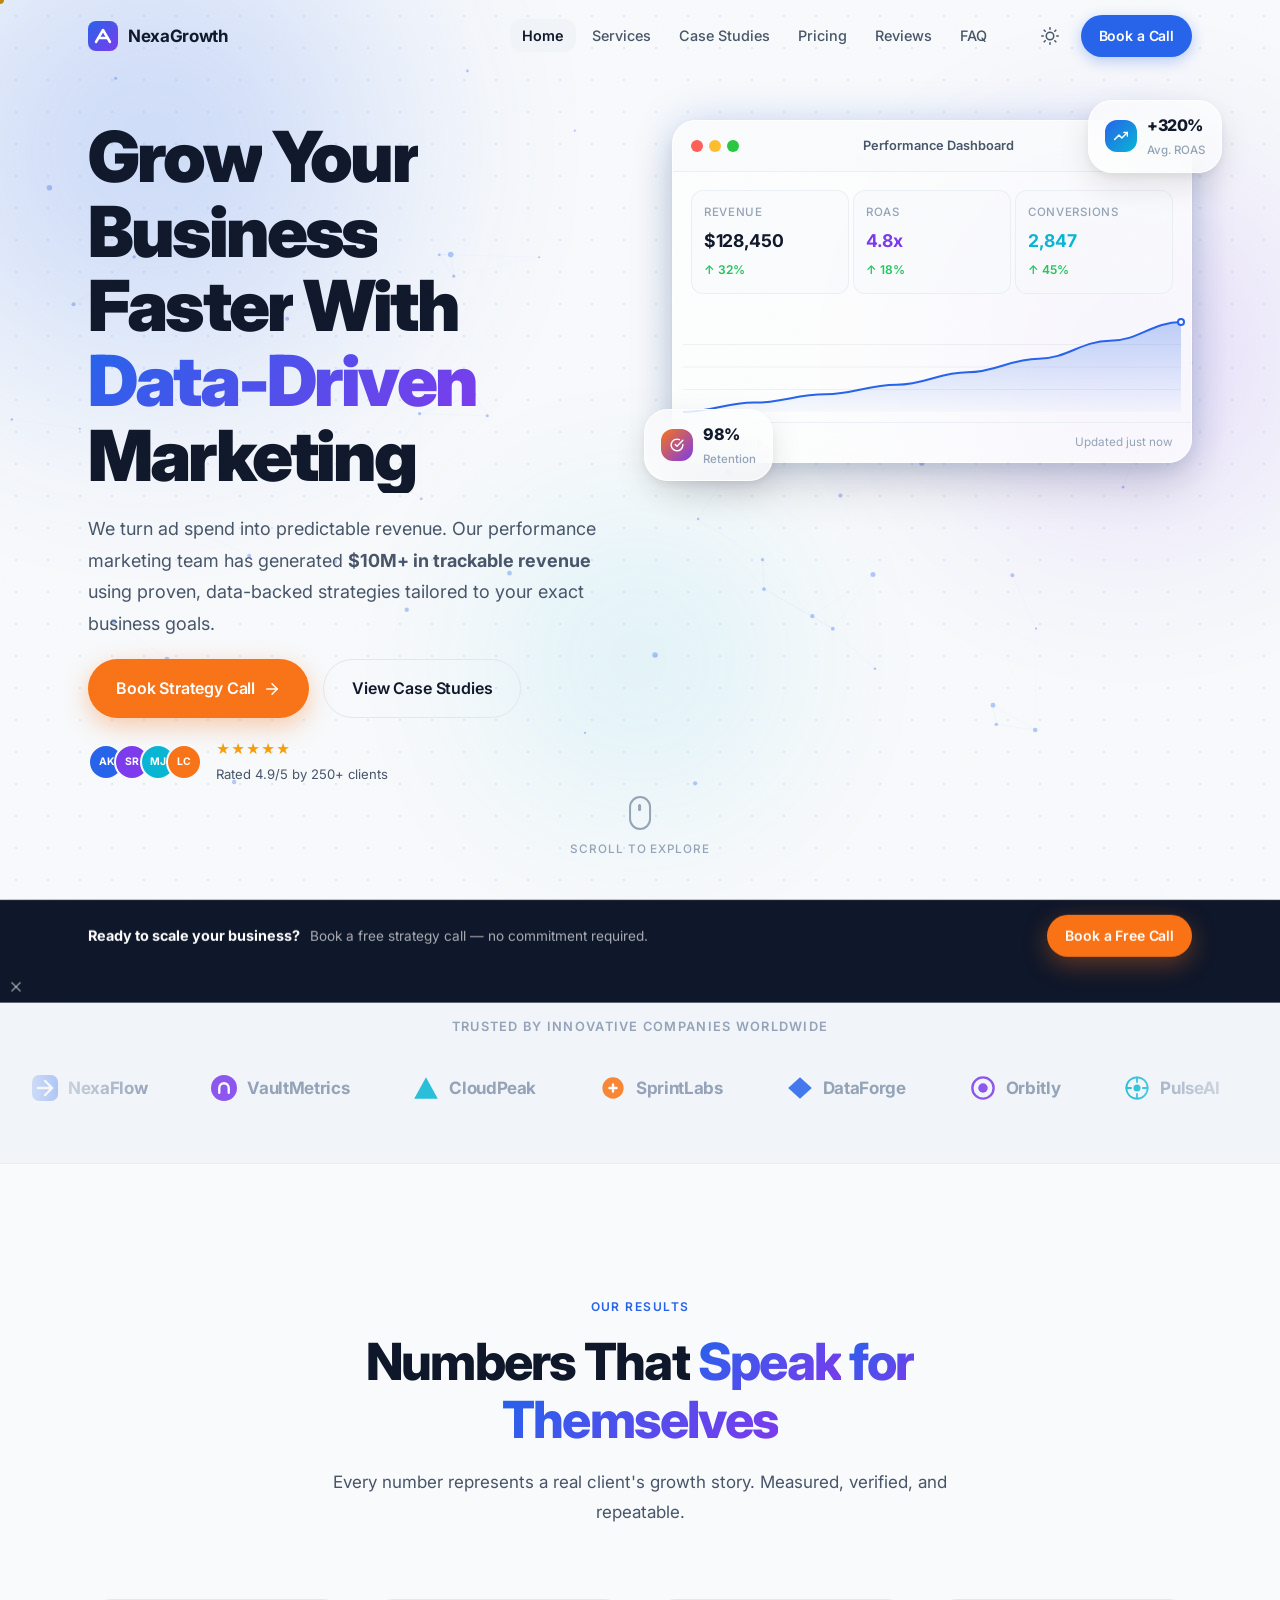
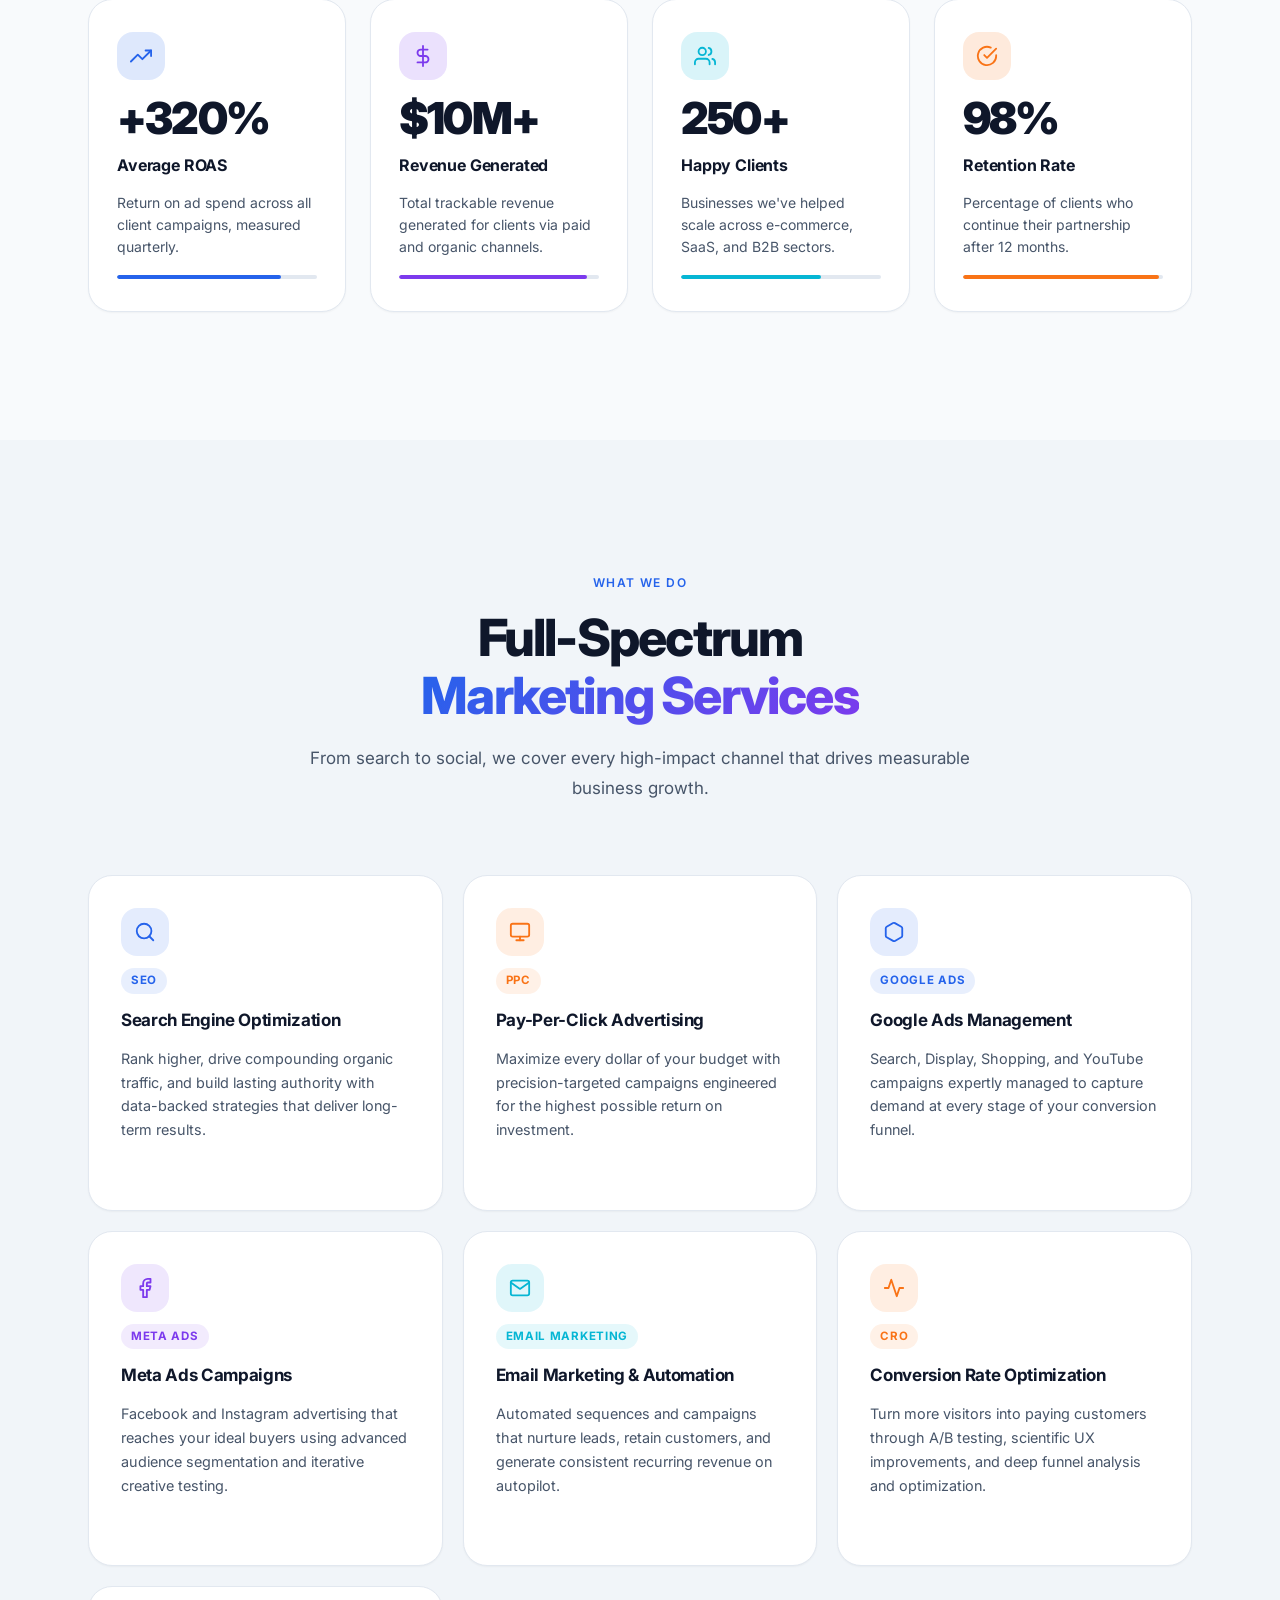
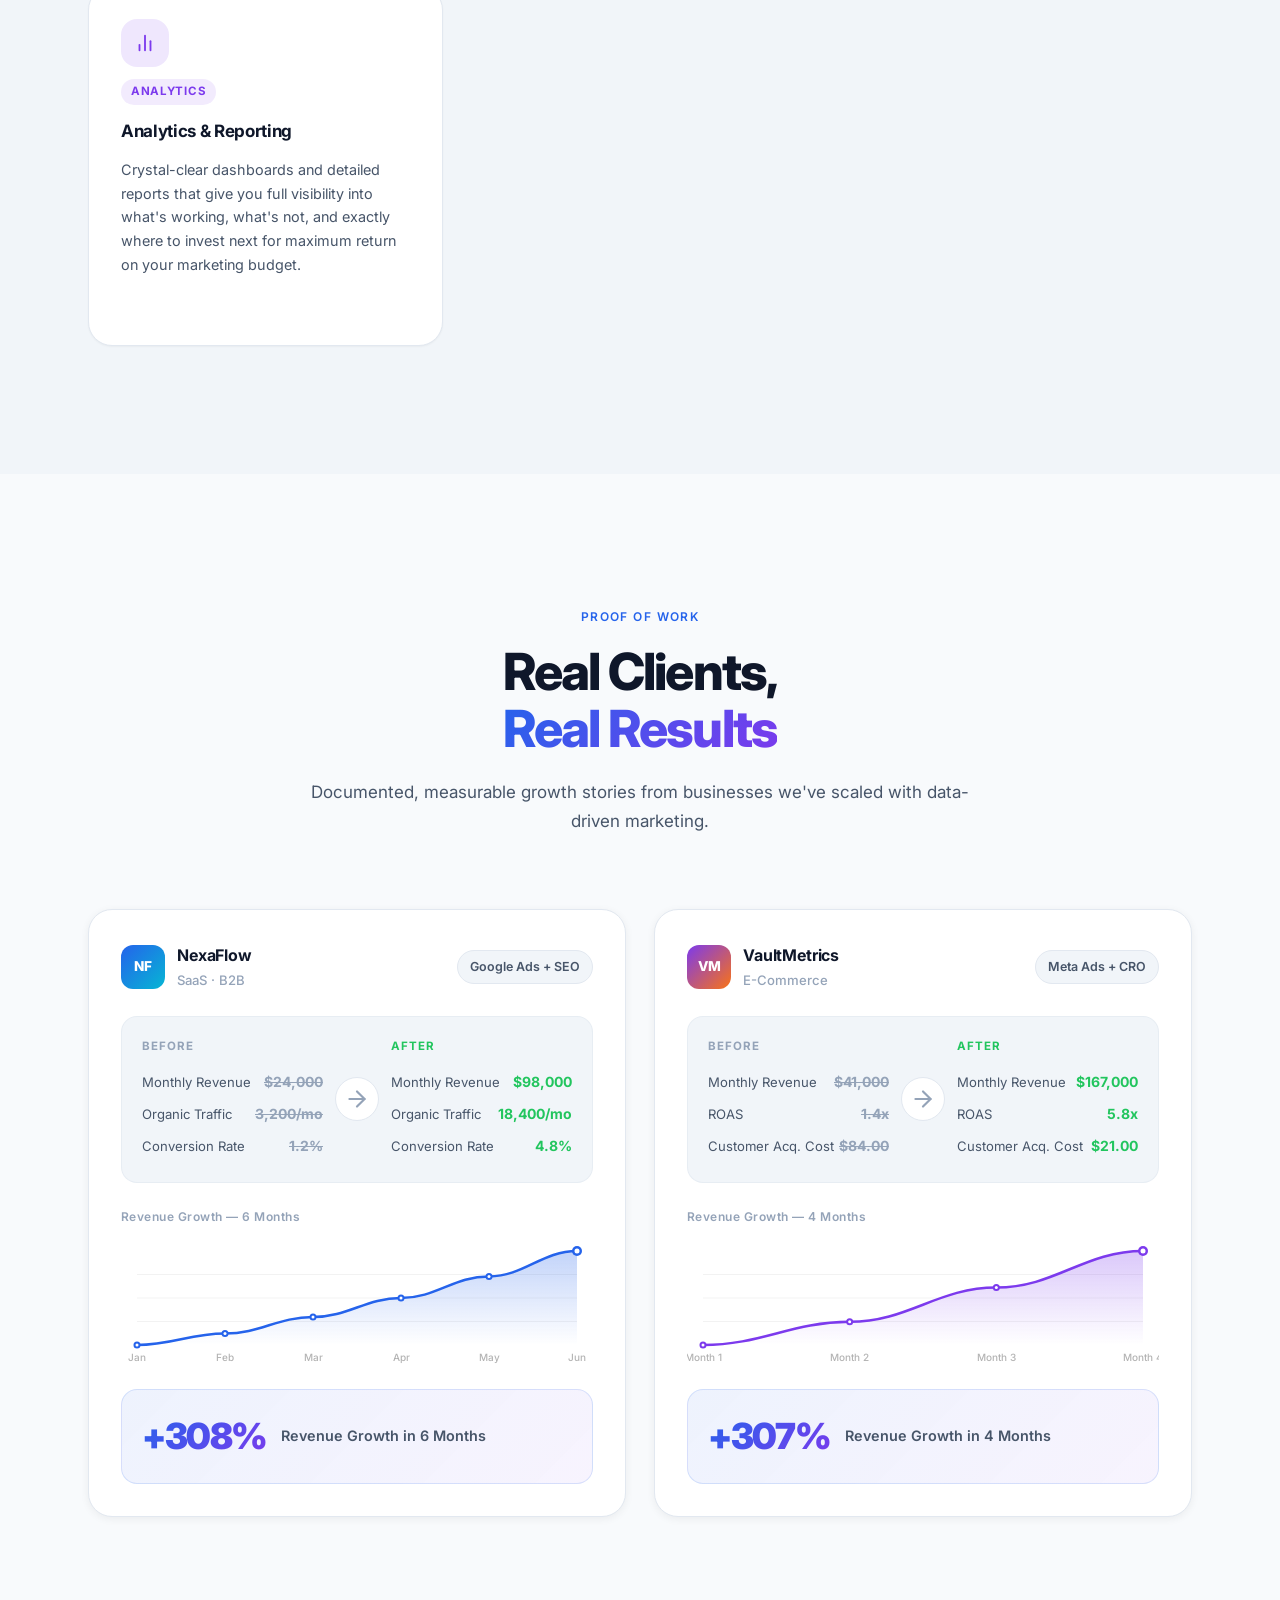
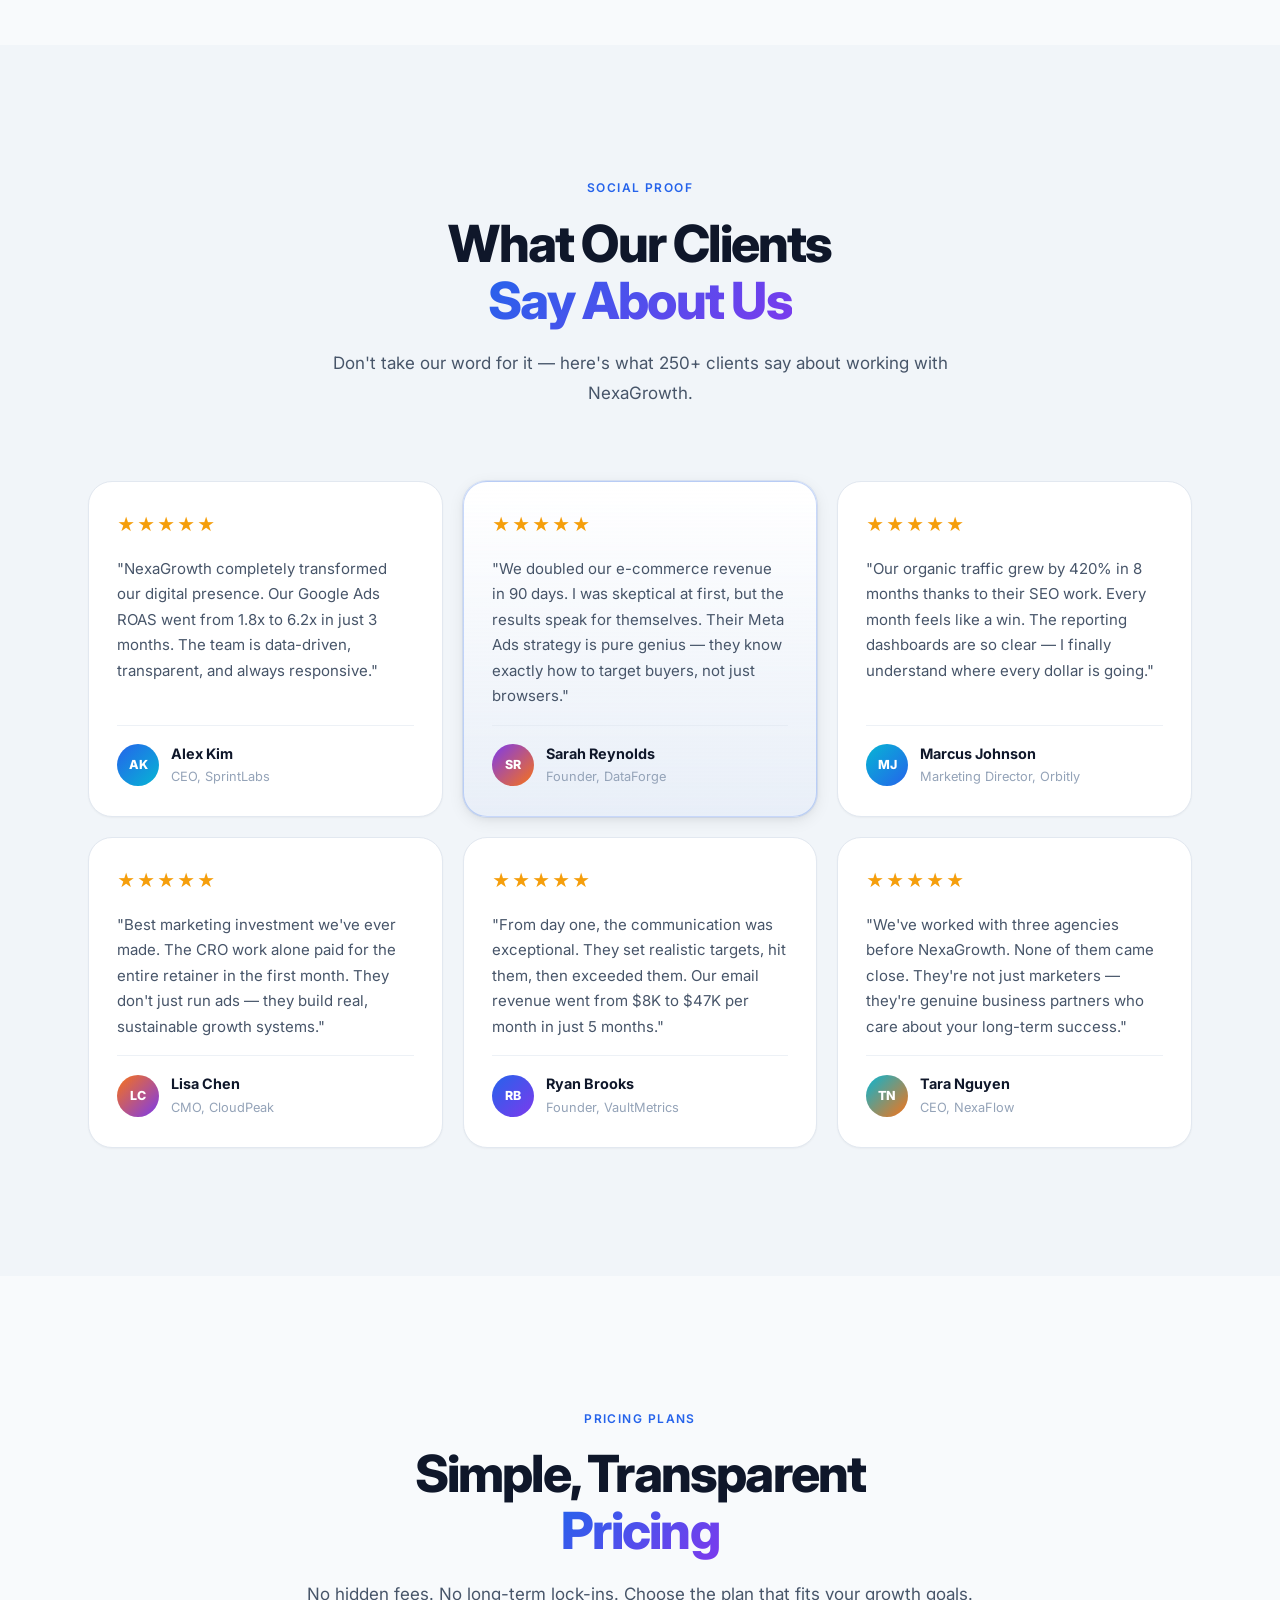
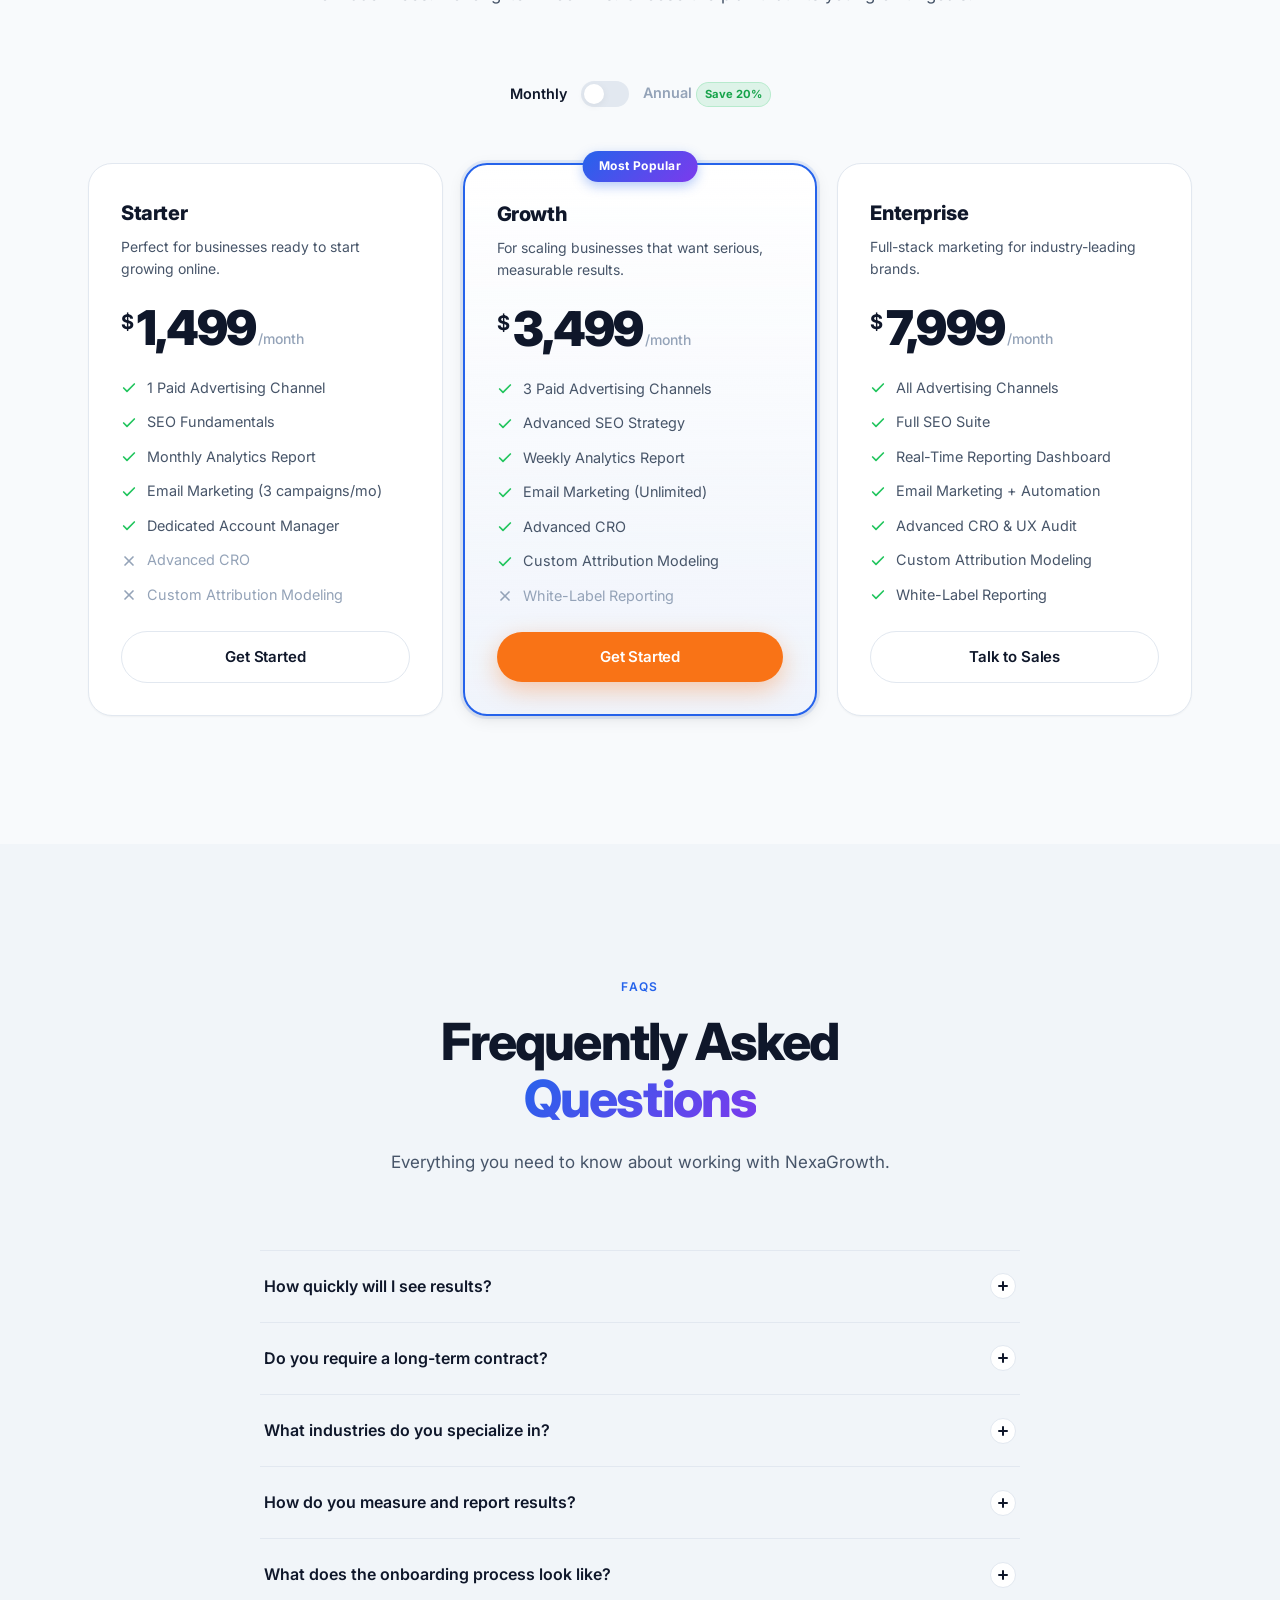
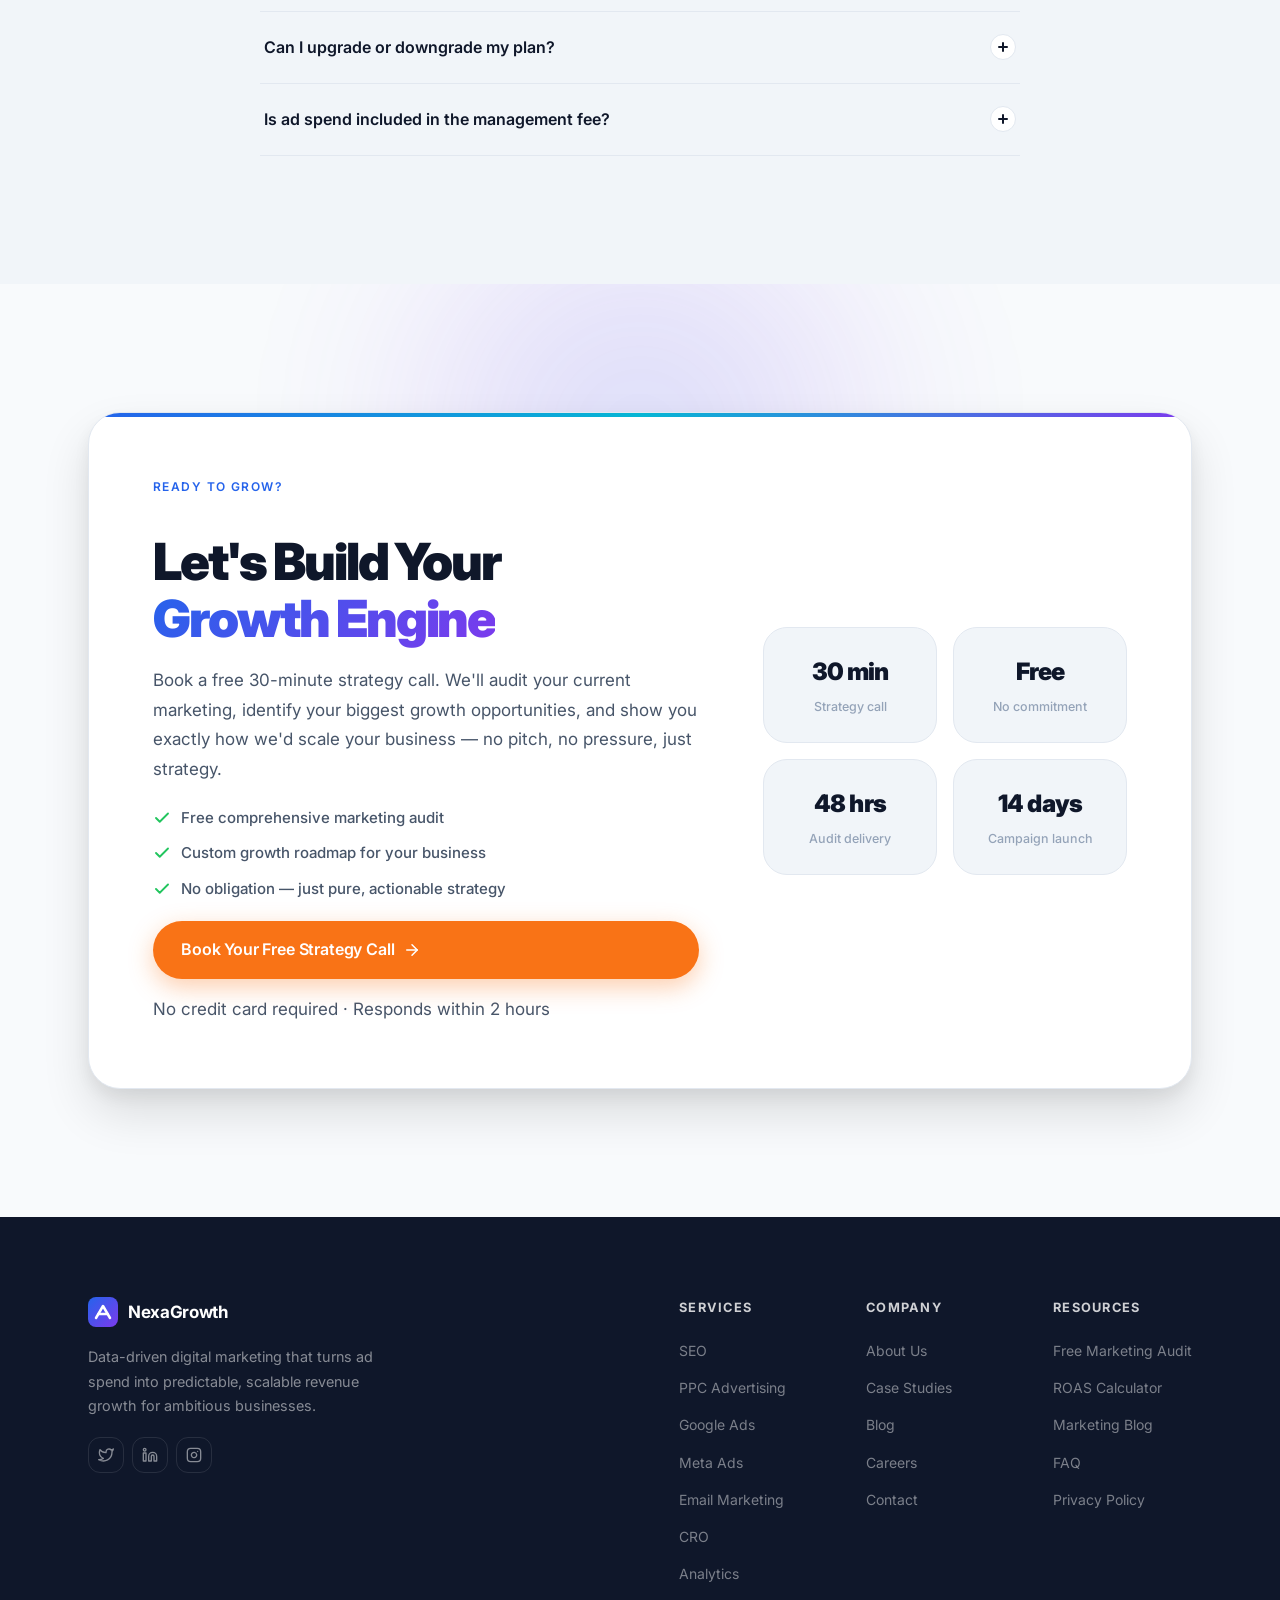
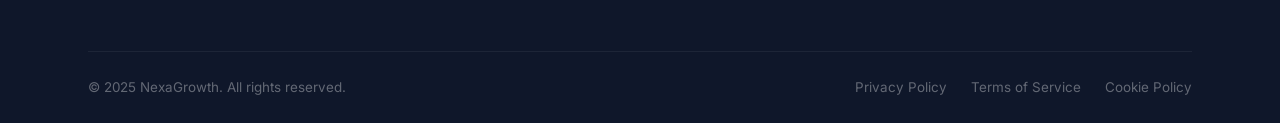
<file: index.html>
<!DOCTYPE html>
<html lang="en" data-theme="light">
<head>
    <meta charset="UTF-8">
    <meta name="viewport" content="width=device-width, initial-scale=1.0">
    <meta name="description" content="NexaGrowth is a data-driven digital marketing agency generating measurable revenue growth through SEO, PPC, Google Ads, Meta Ads, and conversion rate optimization.">
    <meta name="keywords" content="digital marketing agency, SEO services, PPC advertising, Google Ads management, Meta Ads, conversion rate optimization, email marketing, ROAS, revenue growth">
    <meta name="author" content="NexaGrowth">
    <meta name="robots" content="index, follow">
    <meta property="og:title" content="NexaGrowth — Data-Driven Digital Marketing Agency">
    <meta property="og:description" content="We turn ad spend into revenue. $10M+ generated for 250+ clients. Book a free strategy call today.">
    <meta property="og:type" content="website">
    <meta property="og:url" content="https://nexagrowth.com">
    <meta name="twitter:card" content="summary_large_image">
    <meta name="twitter:title" content="NexaGrowth — Data-Driven Digital Marketing Agency">
    <meta name="twitter:description" content="We turn ad spend into revenue. $10M+ generated for 250+ clients.">
    <link rel="canonical" href="https://nexagrowth.com">
    <title>NexaGrowth — Grow Your Business Faster With Data-Driven Marketing</title>

    <link rel="icon" href="favicon.svg" type="image/svg+xml">
    <link rel="icon" href="favicon.svg" sizes="any">
    <link rel="apple-touch-icon" href="favicon.svg">
    <meta name="theme-color" content="#2563EB">

    <link rel="preconnect" href="https://fonts.googleapis.com">
    <link rel="preconnect" href="https://fonts.gstatic.com" crossorigin>
    <link href="https://fonts.googleapis.com/css2?family=Inter:wght@300;400;500;600;700;800;900&display=swap" rel="stylesheet">

    <link rel="stylesheet" href="styles.css">

    <script type="application/ld+json">
    {
        "@context": "https://schema.org",
        "@type": "ProfessionalService",
        "name": "NexaGrowth",
        "description": "Data-driven digital marketing agency specializing in SEO, PPC, Google Ads, Meta Ads, email marketing, and CRO.",
        "url": "https://nexagrowth.com",
        "priceRange": "$$$",
        "aggregateRating": {
            "@type": "AggregateRating",
            "ratingValue": "4.9",
            "reviewCount": "250"
        },
        "hasOfferCatalog": {
            "@type": "OfferCatalog",
            "name": "Digital Marketing Services",
            "itemListElement": [
                {"@type": "Offer", "itemOffered": {"@type": "Service", "name": "SEO"}},
                {"@type": "Offer", "itemOffered": {"@type": "Service", "name": "PPC Advertising"}},
                {"@type": "Offer", "itemOffered": {"@type": "Service", "name": "Google Ads Management"}},
                {"@type": "Offer", "itemOffered": {"@type": "Service", "name": "Meta Ads"}},
                {"@type": "Offer", "itemOffered": {"@type": "Service", "name": "Email Marketing"}},
                {"@type": "Offer", "itemOffered": {"@type": "Service", "name": "Conversion Rate Optimization"}}
            ]
        }
    }
    </script>
</head>
<body>
    <!-- Page Transition Overlay -->
    <div id="page-overlay"></div>

    <!-- Custom Cursor -->
    <div class="cursor" id="cursor" aria-hidden="true"></div>
    <div class="cursor-follower" id="cursor-follower" aria-hidden="true"></div>

    <!-- Reading Progress Bar -->
    <div class="progress-bar" id="progress-bar" role="progressbar" aria-hidden="true"></div>

    <!-- ==================== NAVBAR ==================== -->
    <nav class="navbar" id="navbar" role="navigation" aria-label="Main navigation">
        <div class="nav-container">
            <a href="#" class="nav-logo" aria-label="NexaGrowth — Back to top">
                <div class="logo-mark" aria-hidden="true">
                    <svg width="30" height="30" viewBox="0 0 30 30" fill="none" xmlns="http://www.w3.org/2000/svg">
                        <rect width="30" height="30" rx="8" fill="url(#lg1)"/>
                        <path d="M8 21L15 9L22 21" stroke="white" stroke-width="2.5" stroke-linecap="round" stroke-linejoin="round"/>
                        <path d="M10.5 17H19.5" stroke="white" stroke-width="2.5" stroke-linecap="round"/>
                        <defs>
                            <linearGradient id="lg1" x1="0" y1="0" x2="30" y2="30" gradientUnits="userSpaceOnUse">
                                <stop stop-color="#2563EB"/>
                                <stop offset="1" stop-color="#7C3AED"/>
                            </linearGradient>
                        </defs>
                    </svg>
                </div>
                <span>NexaGrowth</span>
            </a>

            <ul class="nav-links" role="list">
                <li><a href="index.html">Home</a></li>
                <li><a href="services.html">Services</a></li>
                <li><a href="case-studies.html">Case Studies</a></li>
                <li><a href="pricing.html">Pricing</a></li>
                <li><a href="testimonials.html">Reviews</a></li>
                <li><a href="faq.html">FAQ</a></li>
            </ul>

            <div class="nav-actions">
                <button class="theme-toggle" id="theme-toggle" aria-label="Toggle color scheme" title="Toggle dark mode">
                    <svg class="icon-sun" xmlns="http://www.w3.org/2000/svg" width="18" height="18" viewBox="0 0 24 24" fill="none" stroke="currentColor" stroke-width="2" stroke-linecap="round" stroke-linejoin="round" aria-hidden="true">
                        <circle cx="12" cy="12" r="5"/>
                        <line x1="12" y1="1" x2="12" y2="3"/><line x1="12" y1="21" x2="12" y2="23"/>
                        <line x1="4.22" y1="4.22" x2="5.64" y2="5.64"/><line x1="18.36" y1="18.36" x2="19.78" y2="19.78"/>
                        <line x1="1" y1="12" x2="3" y2="12"/><line x1="21" y1="12" x2="23" y2="12"/>
                        <line x1="4.22" y1="19.78" x2="5.64" y2="18.36"/><line x1="18.36" y1="5.64" x2="19.78" y2="4.22"/>
                    </svg>
                    <svg class="icon-moon" xmlns="http://www.w3.org/2000/svg" width="18" height="18" viewBox="0 0 24 24" fill="none" stroke="currentColor" stroke-width="2" stroke-linecap="round" stroke-linejoin="round" aria-hidden="true">
                        <path d="M21 12.79A9 9 0 1 1 11.21 3 7 7 0 0 0 21 12.79z"/>
                    </svg>
                </button>
                <a href="#contact" class="btn btn-nav-cta">Book a Call</a>
            </div>

            <button class="hamburger" id="hamburger" aria-label="Toggle mobile menu" aria-expanded="false" aria-controls="mobile-menu">
                <span></span><span></span><span></span>
            </button>
        </div>
    </nav>

    <!-- Mobile Menu -->
    <div class="mobile-menu" id="mobile-menu" role="dialog" aria-label="Mobile navigation" aria-modal="true" aria-hidden="true">
        <div class="mobile-menu-inner">
            <ul role="list">
                <li><a href="index.html">Home</a></li>
                <li><a href="services.html">Services</a></li>
                <li><a href="case-studies.html">Case Studies</a></li>
                <li><a href="pricing.html">Pricing</a></li>
                <li><a href="testimonials.html">Reviews</a></li>
                <li><a href="faq.html">FAQ</a></li>
            </ul>
            <a href="#contact" class="btn btn-cta btn-mobile-full">Book a Free Strategy Call</a>
        </div>
    </div>

    <main id="main-content">

        <!-- ==================== HERO ==================== -->
        <section class="s-hero" id="hero" aria-labelledby="hero-heading">
            <div class="hero-bg" aria-hidden="true">
                <canvas id="particle-canvas"></canvas>
                <div class="blob blob-1"></div>
                <div class="blob blob-2"></div>
                <div class="blob blob-3"></div>
                <div class="dot-grid"></div>
            </div>
            <div class="container hero-grid">
                <div class="hero-content">
                    <h1 class="hero-h1 reveal" id="hero-heading" data-split>
                        Grow Your Business<br>
                        Faster With <span class="tg">Data-Driven</span><br>
                        Marketing
                    </h1>
                    <p class="hero-sub reveal">
                        We turn ad spend into predictable revenue. Our performance marketing team
                        has generated <strong>$10M+ in trackable revenue</strong> using proven,
                        data-backed strategies tailored to your exact business goals.
                    </p>
                    <div class="hero-ctas reveal">
                        <a href="#contact" class="btn btn-cta btn-lg magnetic-btn">
                            Book Strategy Call
                            <svg xmlns="http://www.w3.org/2000/svg" width="18" height="18" viewBox="0 0 24 24" fill="none" stroke="currentColor" stroke-width="2" stroke-linecap="round" stroke-linejoin="round" aria-hidden="true"><line x1="5" y1="12" x2="19" y2="12"/><polyline points="12 5 19 12 12 19"/></svg>
                        </a>
                        <a href="#case-studies" class="btn btn-ghost btn-lg">
                            View Case Studies
                        </a>
                    </div>
                    <div class="hero-proof reveal">
                        <div class="proof-avatars" aria-hidden="true">
                            <span class="pa" style="--c:#2563EB">AK</span>
                            <span class="pa" style="--c:#7C3AED">SR</span>
                            <span class="pa" style="--c:#06B6D4">MJ</span>
                            <span class="pa" style="--c:#F97316">LC</span>
                        </div>
                        <div class="proof-text">
                            <span class="proof-stars" aria-label="5 star rating">★★★★★</span>
                            <span>Rated 4.9/5 by 250+ clients</span>
                        </div>
                    </div>
                </div>

                <div class="hero-visual reveal" aria-hidden="true">
                    <div class="dashboard-card tilt-card">
                        <div class="tilt-shine"></div>
                        <div class="dash-titlebar">
                            <div class="dash-dots">
                                <span class="dd-r"></span><span class="dd-y"></span><span class="dd-g"></span>
                            </div>
                            <span class="dash-title">Performance Dashboard</span>
                            <span class="dash-live"><span class="live-dot"></span>Live</span>
                        </div>
                        <div class="dash-metrics">
                            <div class="dm">
                                <span class="dm-label">Revenue</span>
                                <span class="dm-val">$128,450</span>
                                <span class="dm-change up">↑ 32%</span>
                            </div>
                            <div class="dm">
                                <span class="dm-label">ROAS</span>
                                <span class="dm-val" style="color:var(--accent)">4.8x</span>
                                <span class="dm-change up">↑ 18%</span>
                            </div>
                            <div class="dm">
                                <span class="dm-label">Conversions</span>
                                <span class="dm-val" style="color:var(--secondary)">2,847</span>
                                <span class="dm-change up">↑ 45%</span>
                            </div>
                        </div>
                        <canvas id="hero-chart" aria-label="Revenue growth chart showing upward trend"></canvas>
                        <div class="dash-footer">
                            <span>Last 30 days</span>
                            <span class="dash-updated">Updated just now</span>
                        </div>
                    </div>
                    <div class="float-card fc-1">
                        <div class="fc-icon" style="background:linear-gradient(135deg,#2563EB,#06B6D4)">
                            <svg xmlns="http://www.w3.org/2000/svg" width="14" height="14" viewBox="0 0 24 24" fill="none" stroke="white" stroke-width="2.5" stroke-linecap="round" stroke-linejoin="round"><polyline points="23 6 13.5 15.5 8.5 10.5 1 18"/><polyline points="17 6 23 6 23 12"/></svg>
                        </div>
                        <div class="fc-data">
                            <strong>+320%</strong>
                            <span>Avg. ROAS</span>
                        </div>
                    </div>
                    <div class="float-card fc-2">
                        <div class="fc-icon" style="background:linear-gradient(135deg,#F97316,#7C3AED)">
                            <svg xmlns="http://www.w3.org/2000/svg" width="14" height="14" viewBox="0 0 24 24" fill="none" stroke="white" stroke-width="2.5" stroke-linecap="round" stroke-linejoin="round"><path d="M22 11.08V12a10 10 0 1 1-5.93-9.14"/><polyline points="22 4 12 14.01 9 11.01"/></svg>
                        </div>
                        <div class="fc-data">
                            <strong>98%</strong>
                            <span>Retention</span>
                        </div>
                    </div>
                </div>
            </div>
        </div>
        <div class="scroll-hint" aria-hidden="true">
            <div class="scroll-mouse"><div class="scroll-wheel"></div></div>
            <span>Scroll to explore</span>
        </div>
        </section>

        <!-- Stats Ticker -->
        <div class="stats-ticker" aria-hidden="true">
            <div class="stats-ticker-track">
                <div class="st-item"><span class="st-val">+320%</span> Average ROAS<span class="st-dot"></span></div>
                <div class="st-item"><span class="st-val">$10M+</span> Revenue Generated<span class="st-dot"></span></div>
                <div class="st-item"><span class="st-val">250+</span> Happy Clients<span class="st-dot"></span></div>
                <div class="st-item"><span class="st-val">98%</span> Retention Rate<span class="st-dot"></span></div>
                <div class="st-item"><span class="st-val">4.9/5</span> Client Rating<span class="st-dot"></span></div>
                <div class="st-item"><span class="st-val">+308%</span> Best Revenue Growth<span class="st-dot"></span></div>
                <div class="st-item"><span class="st-val">+320%</span> Average ROAS<span class="st-dot"></span></div>
                <div class="st-item"><span class="st-val">$10M+</span> Revenue Generated<span class="st-dot"></span></div>
                <div class="st-item"><span class="st-val">250+</span> Happy Clients<span class="st-dot"></span></div>
                <div class="st-item"><span class="st-val">98%</span> Retention Rate<span class="st-dot"></span></div>
                <div class="st-item"><span class="st-val">4.9/5</span> Client Rating<span class="st-dot"></span></div>
                <div class="st-item"><span class="st-val">+308%</span> Best Revenue Growth<span class="st-dot"></span></div>
            </div>
        </div>

        <!-- ==================== TRUSTED ==================== -->
        <section class="s-trusted" id="trusted" aria-label="Companies that trust NexaGrowth">
            <div class="container">
                <p class="trusted-label reveal">Trusted by innovative companies worldwide</p>
            </div>
            <div class="marquee-outer" aria-hidden="true">
                <div class="marquee-track">
                    <div class="mq-item"><div class="co-logo"><svg viewBox="0 0 22 22" fill="none"><rect width="22" height="22" rx="6" fill="#2563EB"/><path d="M5 11h12M11 5l6 6-6 6" stroke="white" stroke-width="2" stroke-linecap="round" stroke-linejoin="round"/></svg><span>NexaFlow</span></div></div>
                    <div class="mq-item"><div class="co-logo"><svg viewBox="0 0 22 22" fill="none"><circle cx="11" cy="11" r="11" fill="#7C3AED"/><path d="M7 15V11a4 4 0 0 1 8 0v4" stroke="white" stroke-width="2" stroke-linecap="round"/></svg><span>VaultMetrics</span></div></div>
                    <div class="mq-item"><div class="co-logo"><svg viewBox="0 0 22 22" fill="none"><path d="M11 2L21 20H1L11 2Z" fill="#06B6D4"/></svg><span>CloudPeak</span></div></div>
                    <div class="mq-item"><div class="co-logo"><svg viewBox="0 0 22 22" fill="none"><rect x="2" y="2" width="18" height="18" rx="9" fill="#F97316"/><path d="M8 11h6M11 8v6" stroke="white" stroke-width="2" stroke-linecap="round"/></svg><span>SprintLabs</span></div></div>
                    <div class="mq-item"><div class="co-logo"><svg viewBox="0 0 22 22" fill="none"><path d="M11 2L21 11L11 20L1 11L11 2Z" fill="#2563EB"/></svg><span>DataForge</span></div></div>
                    <div class="mq-item"><div class="co-logo"><svg viewBox="0 0 22 22" fill="none"><circle cx="11" cy="11" r="9" stroke="#7C3AED" stroke-width="2"/><circle cx="11" cy="11" r="4" fill="#7C3AED"/></svg><span>Orbitly</span></div></div>
                    <div class="mq-item"><div class="co-logo"><svg viewBox="0 0 22 22" fill="none"><circle cx="11" cy="11" r="9" stroke="#06B6D4" stroke-width="1.5"/><circle cx="11" cy="11" r="3" fill="#06B6D4"/><path d="M11 2v4M11 16v4M2 11h4M16 11h4" stroke="#06B6D4" stroke-width="1.5" stroke-linecap="round"/></svg><span>PulseAI</span></div></div>
                    <div class="mq-item"><div class="co-logo"><svg viewBox="0 0 22 22" fill="none"><rect width="22" height="22" rx="6" fill="#F97316"/><path d="M6 8h10M6 11h7M6 14h9" stroke="white" stroke-width="1.8" stroke-linecap="round"/></svg><span>SwiftBrand</span></div></div>
                    <!-- Duplicate set for seamless loop -->
                    <div class="mq-item"><div class="co-logo"><svg viewBox="0 0 22 22" fill="none"><rect width="22" height="22" rx="6" fill="#2563EB"/><path d="M5 11h12M11 5l6 6-6 6" stroke="white" stroke-width="2" stroke-linecap="round" stroke-linejoin="round"/></svg><span>NexaFlow</span></div></div>
                    <div class="mq-item"><div class="co-logo"><svg viewBox="0 0 22 22" fill="none"><circle cx="11" cy="11" r="11" fill="#7C3AED"/><path d="M7 15V11a4 4 0 0 1 8 0v4" stroke="white" stroke-width="2" stroke-linecap="round"/></svg><span>VaultMetrics</span></div></div>
                    <div class="mq-item"><div class="co-logo"><svg viewBox="0 0 22 22" fill="none"><path d="M11 2L21 20H1L11 2Z" fill="#06B6D4"/></svg><span>CloudPeak</span></div></div>
                    <div class="mq-item"><div class="co-logo"><svg viewBox="0 0 22 22" fill="none"><rect x="2" y="2" width="18" height="18" rx="9" fill="#F97316"/><path d="M8 11h6M11 8v6" stroke="white" stroke-width="2" stroke-linecap="round"/></svg><span>SprintLabs</span></div></div>
                    <div class="mq-item"><div class="co-logo"><svg viewBox="0 0 22 22" fill="none"><path d="M11 2L21 11L11 20L1 11L11 2Z" fill="#2563EB"/></svg><span>DataForge</span></div></div>
                    <div class="mq-item"><div class="co-logo"><svg viewBox="0 0 22 22" fill="none"><circle cx="11" cy="11" r="9" stroke="#7C3AED" stroke-width="2"/><circle cx="11" cy="11" r="4" fill="#7C3AED"/></svg><span>Orbitly</span></div></div>
                    <div class="mq-item"><div class="co-logo"><svg viewBox="0 0 22 22" fill="none"><circle cx="11" cy="11" r="9" stroke="#06B6D4" stroke-width="1.5"/><circle cx="11" cy="11" r="3" fill="#06B6D4"/><path d="M11 2v4M11 16v4M2 11h4M16 11h4" stroke="#06B6D4" stroke-width="1.5" stroke-linecap="round"/></svg><span>PulseAI</span></div></div>
                    <div class="mq-item"><div class="co-logo"><svg viewBox="0 0 22 22" fill="none"><rect width="22" height="22" rx="6" fill="#F97316"/><path d="M6 8h10M6 11h7M6 14h9" stroke="white" stroke-width="1.8" stroke-linecap="round"/></svg><span>SwiftBrand</span></div></div>
                </div>
            </div>
        </section>

        <!-- ==================== METRICS ==================== -->
        <section class="s-metrics" id="metrics" aria-labelledby="metrics-h">
            <div class="container">
                <div class="section-header reveal">
                    <span class="eyebrow">Our Results</span>
                    <h2 class="section-title" id="metrics-h" data-split>Numbers That <span class="tg">Speak for Themselves</span></h2>
                    <p class="section-desc">Every number represents a real client's growth story. Measured, verified, and repeatable.</p>
                </div>
                <div class="metrics-grid">
                    <article class="metric-card reveal">
                        <div class="metric-icon" style="--ic:#2563EB">
                            <svg xmlns="http://www.w3.org/2000/svg" width="22" height="22" viewBox="0 0 24 24" fill="none" stroke="currentColor" stroke-width="2" stroke-linecap="round" stroke-linejoin="round" aria-hidden="true"><polyline points="23 6 13.5 15.5 8.5 10.5 1 18"/><polyline points="17 6 23 6 23 12"/></svg>
                        </div>
                        <div class="metric-num" data-target="320" data-prefix="+" data-suffix="%" aria-live="polite">+0%</div>
                        <div class="metric-name">Average ROAS</div>
                        <p class="metric-desc">Return on ad spend across all client campaigns, measured quarterly.</p>
                        <div class="metric-bar"><div class="metric-bar-fill" style="--w:82%;--c:#2563EB"></div></div>
                    </article>
                    <article class="metric-card reveal">
                        <div class="metric-icon" style="--ic:#7C3AED">
                            <svg xmlns="http://www.w3.org/2000/svg" width="22" height="22" viewBox="0 0 24 24" fill="none" stroke="currentColor" stroke-width="2" stroke-linecap="round" stroke-linejoin="round" aria-hidden="true"><line x1="12" y1="1" x2="12" y2="23"/><path d="M17 5H9.5a3.5 3.5 0 0 0 0 7h5a3.5 3.5 0 0 1 0 7H6"/></svg>
                        </div>
                        <div class="metric-num" data-target="10" data-prefix="$" data-suffix="M+" aria-live="polite">$0M+</div>
                        <div class="metric-name">Revenue Generated</div>
                        <p class="metric-desc">Total trackable revenue generated for clients via paid and organic channels.</p>
                        <div class="metric-bar"><div class="metric-bar-fill" style="--w:94%;--c:#7C3AED"></div></div>
                    </article>
                    <article class="metric-card reveal">
                        <div class="metric-icon" style="--ic:#06B6D4">
                            <svg xmlns="http://www.w3.org/2000/svg" width="22" height="22" viewBox="0 0 24 24" fill="none" stroke="currentColor" stroke-width="2" stroke-linecap="round" stroke-linejoin="round" aria-hidden="true"><path d="M17 21v-2a4 4 0 0 0-4-4H5a4 4 0 0 0-4 4v2"/><circle cx="9" cy="7" r="4"/><path d="M23 21v-2a4 4 0 0 0-3-3.87"/><path d="M16 3.13a4 4 0 0 1 0 7.75"/></svg>
                        </div>
                        <div class="metric-num" data-target="250" data-suffix="+" aria-live="polite">0+</div>
                        <div class="metric-name">Happy Clients</div>
                        <p class="metric-desc">Businesses we've helped scale across e-commerce, SaaS, and B2B sectors.</p>
                        <div class="metric-bar"><div class="metric-bar-fill" style="--w:70%;--c:#06B6D4"></div></div>
                    </article>
                    <article class="metric-card reveal">
                        <div class="metric-icon" style="--ic:#F97316">
                            <svg xmlns="http://www.w3.org/2000/svg" width="22" height="22" viewBox="0 0 24 24" fill="none" stroke="currentColor" stroke-width="2" stroke-linecap="round" stroke-linejoin="round" aria-hidden="true"><path d="M22 11.08V12a10 10 0 1 1-5.93-9.14"/><polyline points="22 4 12 14.01 9 11.01"/></svg>
                        </div>
                        <div class="metric-num" data-target="98" data-suffix="%" aria-live="polite">0%</div>
                        <div class="metric-name">Retention Rate</div>
                        <p class="metric-desc">Percentage of clients who continue their partnership after 12 months.</p>
                        <div class="metric-bar"><div class="metric-bar-fill" style="--w:98%;--c:#F97316"></div></div>
                    </article>
                </div>
            </div>
        </section>

        <!-- ==================== SERVICES ==================== -->
        <section class="s-services" id="services" aria-labelledby="services-h">
            <div class="container">
                <div class="section-header reveal">
                    <span class="eyebrow">What We Do</span>
                    <h2 class="section-title" id="services-h">Full-Spectrum<br><span class="tg">Marketing Services</span></h2>
                    <p class="section-desc">From search to social, we cover every high-impact channel that drives measurable business growth.</p>
                </div>
                <div class="services-grid">
                    <article class="sc reveal" tabindex="0" aria-label="SEO service">
                        <div class="sc-icon-w" style="--sc:#2563EB">
                            <svg xmlns="http://www.w3.org/2000/svg" width="22" height="22" viewBox="0 0 24 24" fill="none" stroke="currentColor" stroke-width="2" stroke-linecap="round" stroke-linejoin="round" aria-hidden="true"><circle cx="11" cy="11" r="8"/><line x1="21" y1="21" x2="16.65" y2="16.65"/></svg>
                        </div>
                        <div class="sc-tag" style="--tc:#2563EB">SEO</div>
                        <h3>Search Engine Optimization</h3>
                        <p>Rank higher, drive compounding organic traffic, and build lasting authority with data-backed strategies that deliver long-term results.</p>
                        <div class="sc-arrow" aria-hidden="true">
                            <svg xmlns="http://www.w3.org/2000/svg" width="20" height="20" viewBox="0 0 24 24" fill="none" stroke="currentColor" stroke-width="2" stroke-linecap="round" stroke-linejoin="round"><line x1="5" y1="12" x2="19" y2="12"/><polyline points="12 5 19 12 12 19"/></svg>
                        </div>
                    </article>
                    <article class="sc reveal" tabindex="0" aria-label="PPC service">
                        <div class="sc-icon-w" style="--sc:#F97316">
                            <svg xmlns="http://www.w3.org/2000/svg" width="22" height="22" viewBox="0 0 24 24" fill="none" stroke="currentColor" stroke-width="2" stroke-linecap="round" stroke-linejoin="round" aria-hidden="true"><rect x="2" y="3" width="20" height="14" rx="2"/><line x1="8" y1="21" x2="16" y2="21"/><line x1="12" y1="17" x2="12" y2="21"/></svg>
                        </div>
                        <div class="sc-tag" style="--tc:#F97316">PPC</div>
                        <h3>Pay-Per-Click Advertising</h3>
                        <p>Maximize every dollar of your budget with precision-targeted campaigns engineered for the highest possible return on investment.</p>
                        <div class="sc-arrow" aria-hidden="true">
                            <svg xmlns="http://www.w3.org/2000/svg" width="20" height="20" viewBox="0 0 24 24" fill="none" stroke="currentColor" stroke-width="2" stroke-linecap="round" stroke-linejoin="round"><line x1="5" y1="12" x2="19" y2="12"/><polyline points="12 5 19 12 12 19"/></svg>
                        </div>
                    </article>
                    <article class="sc reveal" tabindex="0" aria-label="Google Ads service">
                        <div class="sc-icon-w" style="--sc:#2563EB">
                            <svg xmlns="http://www.w3.org/2000/svg" width="22" height="22" viewBox="0 0 24 24" fill="none" stroke="currentColor" stroke-width="2" stroke-linecap="round" stroke-linejoin="round" aria-hidden="true"><path d="M21 16V8a2 2 0 0 0-1-1.73l-7-4a2 2 0 0 0-2 0l-7 4A2 2 0 0 0 3 8v8a2 2 0 0 0 1 1.73l7 4a2 2 0 0 0 2 0l7-4A2 2 0 0 0 21 16z"/></svg>
                        </div>
                        <div class="sc-tag" style="--tc:#2563EB">Google Ads</div>
                        <h3>Google Ads Management</h3>
                        <p>Search, Display, Shopping, and YouTube campaigns expertly managed to capture demand at every stage of your conversion funnel.</p>
                        <div class="sc-arrow" aria-hidden="true">
                            <svg xmlns="http://www.w3.org/2000/svg" width="20" height="20" viewBox="0 0 24 24" fill="none" stroke="currentColor" stroke-width="2" stroke-linecap="round" stroke-linejoin="round"><line x1="5" y1="12" x2="19" y2="12"/><polyline points="12 5 19 12 12 19"/></svg>
                        </div>
                    </article>
                    <article class="sc reveal" tabindex="0" aria-label="Meta Ads service">
                        <div class="sc-icon-w" style="--sc:#7C3AED">
                            <svg xmlns="http://www.w3.org/2000/svg" width="22" height="22" viewBox="0 0 24 24" fill="none" stroke="currentColor" stroke-width="2" stroke-linecap="round" stroke-linejoin="round" aria-hidden="true"><path d="M18 2h-3a5 5 0 0 0-5 5v3H7v4h3v8h4v-8h3l1-4h-4V7a1 1 0 0 1 1-1h3z"/></svg>
                        </div>
                        <div class="sc-tag" style="--tc:#7C3AED">Meta Ads</div>
                        <h3>Meta Ads Campaigns</h3>
                        <p>Facebook and Instagram advertising that reaches your ideal buyers using advanced audience segmentation and iterative creative testing.</p>
                        <div class="sc-arrow" aria-hidden="true">
                            <svg xmlns="http://www.w3.org/2000/svg" width="20" height="20" viewBox="0 0 24 24" fill="none" stroke="currentColor" stroke-width="2" stroke-linecap="round" stroke-linejoin="round"><line x1="5" y1="12" x2="19" y2="12"/><polyline points="12 5 19 12 12 19"/></svg>
                        </div>
                    </article>
                    <article class="sc reveal" tabindex="0" aria-label="Email Marketing service">
                        <div class="sc-icon-w" style="--sc:#06B6D4">
                            <svg xmlns="http://www.w3.org/2000/svg" width="22" height="22" viewBox="0 0 24 24" fill="none" stroke="currentColor" stroke-width="2" stroke-linecap="round" stroke-linejoin="round" aria-hidden="true"><path d="M4 4h16c1.1 0 2 .9 2 2v12c0 1.1-.9 2-2 2H4c-1.1 0-2-.9-2-2V6c0-1.1.9-2 2-2z"/><polyline points="22,6 12,13 2,6"/></svg>
                        </div>
                        <div class="sc-tag" style="--tc:#06B6D4">Email Marketing</div>
                        <h3>Email Marketing &amp; Automation</h3>
                        <p>Automated sequences and campaigns that nurture leads, retain customers, and generate consistent recurring revenue on autopilot.</p>
                        <div class="sc-arrow" aria-hidden="true">
                            <svg xmlns="http://www.w3.org/2000/svg" width="20" height="20" viewBox="0 0 24 24" fill="none" stroke="currentColor" stroke-width="2" stroke-linecap="round" stroke-linejoin="round"><line x1="5" y1="12" x2="19" y2="12"/><polyline points="12 5 19 12 12 19"/></svg>
                        </div>
                    </article>
                    <article class="sc reveal" tabindex="0" aria-label="CRO service">
                        <div class="sc-icon-w" style="--sc:#F97316">
                            <svg xmlns="http://www.w3.org/2000/svg" width="22" height="22" viewBox="0 0 24 24" fill="none" stroke="currentColor" stroke-width="2" stroke-linecap="round" stroke-linejoin="round" aria-hidden="true"><polyline points="22 12 18 12 15 21 9 3 6 12 2 12"/></svg>
                        </div>
                        <div class="sc-tag" style="--tc:#F97316">CRO</div>
                        <h3>Conversion Rate Optimization</h3>
                        <p>Turn more visitors into paying customers through A/B testing, scientific UX improvements, and deep funnel analysis and optimization.</p>
                        <div class="sc-arrow" aria-hidden="true">
                            <svg xmlns="http://www.w3.org/2000/svg" width="20" height="20" viewBox="0 0 24 24" fill="none" stroke="currentColor" stroke-width="2" stroke-linecap="round" stroke-linejoin="round"><line x1="5" y1="12" x2="19" y2="12"/><polyline points="12 5 19 12 12 19"/></svg>
                        </div>
                    </article>
                    <article class="sc sc-wide reveal" tabindex="0" aria-label="Analytics service">
                        <div class="sc-icon-w" style="--sc:#7C3AED">
                            <svg xmlns="http://www.w3.org/2000/svg" width="22" height="22" viewBox="0 0 24 24" fill="none" stroke="currentColor" stroke-width="2" stroke-linecap="round" stroke-linejoin="round" aria-hidden="true"><line x1="18" y1="20" x2="18" y2="10"/><line x1="12" y1="20" x2="12" y2="4"/><line x1="6" y1="20" x2="6" y2="14"/></svg>
                        </div>
                        <div class="sc-tag" style="--tc:#7C3AED">Analytics</div>
                        <h3>Analytics &amp; Reporting</h3>
                        <p>Crystal-clear dashboards and detailed reports that give you full visibility into what's working, what's not, and exactly where to invest next for maximum return on your marketing budget.</p>
                        <div class="sc-arrow" aria-hidden="true">
                            <svg xmlns="http://www.w3.org/2000/svg" width="20" height="20" viewBox="0 0 24 24" fill="none" stroke="currentColor" stroke-width="2" stroke-linecap="round" stroke-linejoin="round"><line x1="5" y1="12" x2="19" y2="12"/><polyline points="12 5 19 12 12 19"/></svg>
                        </div>
                    </article>
                </div>
            </div>
        </section>

        <!-- ==================== CASE STUDIES ==================== -->
        <section class="s-cs" id="case-studies" aria-labelledby="cs-h">
            <div class="container">
                <div class="section-header reveal">
                    <span class="eyebrow">Proof of Work</span>
                    <h2 class="section-title" id="cs-h">Real Clients,<br><span class="tg">Real Results</span></h2>
                    <p class="section-desc">Documented, measurable growth stories from businesses we've scaled with data-driven marketing.</p>
                </div>
                <div class="cs-grid">
                    <article class="cs-card reveal">
                        <div class="cs-header">
                            <div class="cs-company">
                                <div class="cs-avatar" style="background:linear-gradient(135deg,#2563EB,#06B6D4)">NF</div>
                                <div>
                                    <strong>NexaFlow</strong>
                                    <span>SaaS · B2B</span>
                                </div>
                            </div>
                            <span class="cs-tag">Google Ads + SEO</span>
                        </div>
                        <div class="cs-body">
                            <div class="cs-col">
                                <div class="cs-col-label">Before</div>
                                <div class="cs-row"><span>Monthly Revenue</span><span class="cv old">$24,000</span></div>
                                <div class="cs-row"><span>Organic Traffic</span><span class="cv old">3,200/mo</span></div>
                                <div class="cs-row"><span>Conversion Rate</span><span class="cv old">1.2%</span></div>
                            </div>
                            <div class="cs-arrow-div" aria-hidden="true">
                                <svg xmlns="http://www.w3.org/2000/svg" width="26" height="26" viewBox="0 0 24 24" fill="none" stroke="currentColor" stroke-width="2" stroke-linecap="round" stroke-linejoin="round"><line x1="5" y1="12" x2="19" y2="12"/><polyline points="12 5 19 12 12 19"/></svg>
                            </div>
                            <div class="cs-col">
                                <div class="cs-col-label after">After</div>
                                <div class="cs-row"><span>Monthly Revenue</span><span class="cv new">$98,000</span></div>
                                <div class="cs-row"><span>Organic Traffic</span><span class="cv new">18,400/mo</span></div>
                                <div class="cs-row"><span>Conversion Rate</span><span class="cv new">4.8%</span></div>
                            </div>
                        </div>
                        <div class="cs-chart-area">
                            <span class="cs-chart-lbl">Revenue Growth — 6 Months</span>
                            <canvas id="chart-1" aria-label="NexaFlow revenue growth from $24K to $98K over 6 months"></canvas>
                        </div>
                        <div class="cs-result">
                            <span class="cs-big">+308%</span>
                            <span class="cs-small">Revenue Growth in 6 Months</span>
                        </div>
                    </article>
                    <article class="cs-card reveal">
                        <div class="cs-header">
                            <div class="cs-company">
                                <div class="cs-avatar" style="background:linear-gradient(135deg,#7C3AED,#F97316)">VM</div>
                                <div>
                                    <strong>VaultMetrics</strong>
                                    <span>E-Commerce</span>
                                </div>
                            </div>
                            <span class="cs-tag">Meta Ads + CRO</span>
                        </div>
                        <div class="cs-body">
                            <div class="cs-col">
                                <div class="cs-col-label">Before</div>
                                <div class="cs-row"><span>Monthly Revenue</span><span class="cv old">$41,000</span></div>
                                <div class="cs-row"><span>ROAS</span><span class="cv old">1.4x</span></div>
                                <div class="cs-row"><span>Customer Acq. Cost</span><span class="cv old">$84.00</span></div>
                            </div>
                            <div class="cs-arrow-div" aria-hidden="true">
                                <svg xmlns="http://www.w3.org/2000/svg" width="26" height="26" viewBox="0 0 24 24" fill="none" stroke="currentColor" stroke-width="2" stroke-linecap="round" stroke-linejoin="round"><line x1="5" y1="12" x2="19" y2="12"/><polyline points="12 5 19 12 12 19"/></svg>
                            </div>
                            <div class="cs-col">
                                <div class="cs-col-label after">After</div>
                                <div class="cs-row"><span>Monthly Revenue</span><span class="cv new">$167,000</span></div>
                                <div class="cs-row"><span>ROAS</span><span class="cv new">5.8x</span></div>
                                <div class="cs-row"><span>Customer Acq. Cost</span><span class="cv new">$21.00</span></div>
                            </div>
                        </div>
                        <div class="cs-chart-area">
                            <span class="cs-chart-lbl">Revenue Growth — 4 Months</span>
                            <canvas id="chart-2" aria-label="VaultMetrics revenue growth from $41K to $167K over 4 months"></canvas>
                        </div>
                        <div class="cs-result">
                            <span class="cs-big">+307%</span>
                            <span class="cs-small">Revenue Growth in 4 Months</span>
                        </div>
                    </article>
                </div>
            </div>
        </section>

        <!-- ==================== TESTIMONIALS ==================== -->
        <section class="s-testimonials" id="testimonials" aria-labelledby="t-h">
            <div class="container">
                <div class="section-header reveal">
                    <span class="eyebrow">Social Proof</span>
                    <h2 class="section-title" id="t-h">What Our Clients<br><span class="tg">Say About Us</span></h2>
                    <p class="section-desc">Don't take our word for it — here's what 250+ clients say about working with NexaGrowth.</p>
                </div>
                <div class="t-grid">
                    <article class="t-card reveal">
                        <div class="t-stars" aria-label="5 out of 5 stars">★★★★★</div>
                        <blockquote>
                            <p>"NexaGrowth completely transformed our digital presence. Our Google Ads ROAS went from 1.8x to 6.2x in just 3 months. The team is data-driven, transparent, and always responsive."</p>
                        </blockquote>
                        <div class="t-author">
                            <div class="t-av" style="background:linear-gradient(135deg,#2563EB,#06B6D4)">AK</div>
                            <div>
                                <strong>Alex Kim</strong>
                                <span>CEO, SprintLabs</span>
                            </div>
                        </div>
                    </article>
                    <article class="t-card t-featured reveal">
                        <div class="t-stars" aria-label="5 out of 5 stars">★★★★★</div>
                        <blockquote>
                            <p>"We doubled our e-commerce revenue in 90 days. I was skeptical at first, but the results speak for themselves. Their Meta Ads strategy is pure genius — they know exactly how to target buyers, not just browsers."</p>
                        </blockquote>
                        <div class="t-author">
                            <div class="t-av" style="background:linear-gradient(135deg,#7C3AED,#F97316)">SR</div>
                            <div>
                                <strong>Sarah Reynolds</strong>
                                <span>Founder, DataForge</span>
                            </div>
                        </div>
                    </article>
                    <article class="t-card reveal">
                        <div class="t-stars" aria-label="5 out of 5 stars">★★★★★</div>
                        <blockquote>
                            <p>"Our organic traffic grew by 420% in 8 months thanks to their SEO work. Every month feels like a win. The reporting dashboards are so clear — I finally understand where every dollar is going."</p>
                        </blockquote>
                        <div class="t-author">
                            <div class="t-av" style="background:linear-gradient(135deg,#06B6D4,#2563EB)">MJ</div>
                            <div>
                                <strong>Marcus Johnson</strong>
                                <span>Marketing Director, Orbitly</span>
                            </div>
                        </div>
                    </article>
                    <article class="t-card reveal">
                        <div class="t-stars" aria-label="5 out of 5 stars">★★★★★</div>
                        <blockquote>
                            <p>"Best marketing investment we've ever made. The CRO work alone paid for the entire retainer in the first month. They don't just run ads — they build real, sustainable growth systems."</p>
                        </blockquote>
                        <div class="t-author">
                            <div class="t-av" style="background:linear-gradient(135deg,#F97316,#7C3AED)">LC</div>
                            <div>
                                <strong>Lisa Chen</strong>
                                <span>CMO, CloudPeak</span>
                            </div>
                        </div>
                    </article>
                    <article class="t-card reveal">
                        <div class="t-stars" aria-label="5 out of 5 stars">★★★★★</div>
                        <blockquote>
                            <p>"From day one, the communication was exceptional. They set realistic targets, hit them, then exceeded them. Our email revenue went from $8K to $47K per month in just 5 months."</p>
                        </blockquote>
                        <div class="t-author">
                            <div class="t-av" style="background:linear-gradient(135deg,#2563EB,#7C3AED)">RB</div>
                            <div>
                                <strong>Ryan Brooks</strong>
                                <span>Founder, VaultMetrics</span>
                            </div>
                        </div>
                    </article>
                    <article class="t-card reveal">
                        <div class="t-stars" aria-label="5 out of 5 stars">★★★★★</div>
                        <blockquote>
                            <p>"We've worked with three agencies before NexaGrowth. None of them came close. They're not just marketers — they're genuine business partners who care about your long-term success."</p>
                        </blockquote>
                        <div class="t-author">
                            <div class="t-av" style="background:linear-gradient(135deg,#06B6D4,#F97316)">TN</div>
                            <div>
                                <strong>Tara Nguyen</strong>
                                <span>CEO, NexaFlow</span>
                            </div>
                        </div>
                    </article>
                </div>
            </div>
        </section>

        <!-- ==================== PRICING ==================== -->
        <section class="s-pricing" id="pricing" aria-labelledby="pricing-h">
            <div class="container">
                <div class="section-header reveal">
                    <span class="eyebrow">Pricing Plans</span>
                    <h2 class="section-title" id="pricing-h">Simple, Transparent<br><span class="tg">Pricing</span></h2>
                    <p class="section-desc">No hidden fees. No long-term lock-ins. Choose the plan that fits your growth goals.</p>
                </div>
                <div class="billing-toggle reveal">
                    <span class="btl active" id="lbl-monthly">Monthly</span>
                    <button class="bswitch" id="billing-switch" role="switch" aria-checked="false" aria-label="Toggle to annual billing">
                        <span class="bthumb"></span>
                    </button>
                    <span class="btl" id="lbl-annual">Annual <span class="save-pill">Save 20%</span></span>
                </div>
                <div class="pricing-grid">
                    <article class="pc reveal">
                        <div class="pc-top">
                            <h3>Starter</h3>
                            <p>Perfect for businesses ready to start growing online.</p>
                        </div>
                        <div class="pc-price">
                            <sup>$</sup>
                            <span class="pc-amt" data-monthly="1,499" data-annual="1,199">1,499</span>
                            <sub>/month</sub>
                        </div>
                        <ul class="pc-feats" role="list">
                            <li class="f-yes"><svg xmlns="http://www.w3.org/2000/svg" width="16" height="16" viewBox="0 0 24 24" fill="none" stroke="currentColor" stroke-width="2.5" stroke-linecap="round" stroke-linejoin="round" aria-hidden="true"><polyline points="20 6 9 17 4 12"/></svg>1 Paid Advertising Channel</li>
                            <li class="f-yes"><svg xmlns="http://www.w3.org/2000/svg" width="16" height="16" viewBox="0 0 24 24" fill="none" stroke="currentColor" stroke-width="2.5" stroke-linecap="round" stroke-linejoin="round" aria-hidden="true"><polyline points="20 6 9 17 4 12"/></svg>SEO Fundamentals</li>
                            <li class="f-yes"><svg xmlns="http://www.w3.org/2000/svg" width="16" height="16" viewBox="0 0 24 24" fill="none" stroke="currentColor" stroke-width="2.5" stroke-linecap="round" stroke-linejoin="round" aria-hidden="true"><polyline points="20 6 9 17 4 12"/></svg>Monthly Analytics Report</li>
                            <li class="f-yes"><svg xmlns="http://www.w3.org/2000/svg" width="16" height="16" viewBox="0 0 24 24" fill="none" stroke="currentColor" stroke-width="2.5" stroke-linecap="round" stroke-linejoin="round" aria-hidden="true"><polyline points="20 6 9 17 4 12"/></svg>Email Marketing (3 campaigns/mo)</li>
                            <li class="f-yes"><svg xmlns="http://www.w3.org/2000/svg" width="16" height="16" viewBox="0 0 24 24" fill="none" stroke="currentColor" stroke-width="2.5" stroke-linecap="round" stroke-linejoin="round" aria-hidden="true"><polyline points="20 6 9 17 4 12"/></svg>Dedicated Account Manager</li>
                            <li class="f-no"><svg xmlns="http://www.w3.org/2000/svg" width="16" height="16" viewBox="0 0 24 24" fill="none" stroke="currentColor" stroke-width="2.5" stroke-linecap="round" stroke-linejoin="round" aria-hidden="true"><line x1="18" y1="6" x2="6" y2="18"/><line x1="6" y1="6" x2="18" y2="18"/></svg>Advanced CRO</li>
                            <li class="f-no"><svg xmlns="http://www.w3.org/2000/svg" width="16" height="16" viewBox="0 0 24 24" fill="none" stroke="currentColor" stroke-width="2.5" stroke-linecap="round" stroke-linejoin="round" aria-hidden="true"><line x1="18" y1="6" x2="6" y2="18"/><line x1="6" y1="6" x2="18" y2="18"/></svg>Custom Attribution Modeling</li>
                        </ul>
                        <a href="#contact" class="btn btn-outline btn-full-w">Get Started</a>
                    </article>
                    <article class="pc pc-featured reveal">
                        <div class="pc-badge">Most Popular</div>
                        <div class="pc-top">
                            <h3>Growth</h3>
                            <p>For scaling businesses that want serious, measurable results.</p>
                        </div>
                        <div class="pc-price">
                            <sup>$</sup>
                            <span class="pc-amt" data-monthly="3,499" data-annual="2,799">3,499</span>
                            <sub>/month</sub>
                        </div>
                        <ul class="pc-feats" role="list">
                            <li class="f-yes"><svg xmlns="http://www.w3.org/2000/svg" width="16" height="16" viewBox="0 0 24 24" fill="none" stroke="currentColor" stroke-width="2.5" stroke-linecap="round" stroke-linejoin="round" aria-hidden="true"><polyline points="20 6 9 17 4 12"/></svg>3 Paid Advertising Channels</li>
                            <li class="f-yes"><svg xmlns="http://www.w3.org/2000/svg" width="16" height="16" viewBox="0 0 24 24" fill="none" stroke="currentColor" stroke-width="2.5" stroke-linecap="round" stroke-linejoin="round" aria-hidden="true"><polyline points="20 6 9 17 4 12"/></svg>Advanced SEO Strategy</li>
                            <li class="f-yes"><svg xmlns="http://www.w3.org/2000/svg" width="16" height="16" viewBox="0 0 24 24" fill="none" stroke="currentColor" stroke-width="2.5" stroke-linecap="round" stroke-linejoin="round" aria-hidden="true"><polyline points="20 6 9 17 4 12"/></svg>Weekly Analytics Report</li>
                            <li class="f-yes"><svg xmlns="http://www.w3.org/2000/svg" width="16" height="16" viewBox="0 0 24 24" fill="none" stroke="currentColor" stroke-width="2.5" stroke-linecap="round" stroke-linejoin="round" aria-hidden="true"><polyline points="20 6 9 17 4 12"/></svg>Email Marketing (Unlimited)</li>
                            <li class="f-yes"><svg xmlns="http://www.w3.org/2000/svg" width="16" height="16" viewBox="0 0 24 24" fill="none" stroke="currentColor" stroke-width="2.5" stroke-linecap="round" stroke-linejoin="round" aria-hidden="true"><polyline points="20 6 9 17 4 12"/></svg>Advanced CRO</li>
                            <li class="f-yes"><svg xmlns="http://www.w3.org/2000/svg" width="16" height="16" viewBox="0 0 24 24" fill="none" stroke="currentColor" stroke-width="2.5" stroke-linecap="round" stroke-linejoin="round" aria-hidden="true"><polyline points="20 6 9 17 4 12"/></svg>Custom Attribution Modeling</li>
                            <li class="f-no"><svg xmlns="http://www.w3.org/2000/svg" width="16" height="16" viewBox="0 0 24 24" fill="none" stroke="currentColor" stroke-width="2.5" stroke-linecap="round" stroke-linejoin="round" aria-hidden="true"><line x1="18" y1="6" x2="6" y2="18"/><line x1="6" y1="6" x2="18" y2="18"/></svg>White-Label Reporting</li>
                        </ul>
                        <a href="#contact" class="btn btn-cta btn-full-w">Get Started</a>
                    </article>
                    <article class="pc reveal">
                        <div class="pc-top">
                            <h3>Enterprise</h3>
                            <p>Full-stack marketing for industry-leading brands.</p>
                        </div>
                        <div class="pc-price">
                            <sup>$</sup>
                            <span class="pc-amt" data-monthly="7,999" data-annual="6,399">7,999</span>
                            <sub>/month</sub>
                        </div>
                        <ul class="pc-feats" role="list">
                            <li class="f-yes"><svg xmlns="http://www.w3.org/2000/svg" width="16" height="16" viewBox="0 0 24 24" fill="none" stroke="currentColor" stroke-width="2.5" stroke-linecap="round" stroke-linejoin="round" aria-hidden="true"><polyline points="20 6 9 17 4 12"/></svg>All Advertising Channels</li>
                            <li class="f-yes"><svg xmlns="http://www.w3.org/2000/svg" width="16" height="16" viewBox="0 0 24 24" fill="none" stroke="currentColor" stroke-width="2.5" stroke-linecap="round" stroke-linejoin="round" aria-hidden="true"><polyline points="20 6 9 17 4 12"/></svg>Full SEO Suite</li>
                            <li class="f-yes"><svg xmlns="http://www.w3.org/2000/svg" width="16" height="16" viewBox="0 0 24 24" fill="none" stroke="currentColor" stroke-width="2.5" stroke-linecap="round" stroke-linejoin="round" aria-hidden="true"><polyline points="20 6 9 17 4 12"/></svg>Real-Time Reporting Dashboard</li>
                            <li class="f-yes"><svg xmlns="http://www.w3.org/2000/svg" width="16" height="16" viewBox="0 0 24 24" fill="none" stroke="currentColor" stroke-width="2.5" stroke-linecap="round" stroke-linejoin="round" aria-hidden="true"><polyline points="20 6 9 17 4 12"/></svg>Email Marketing + Automation</li>
                            <li class="f-yes"><svg xmlns="http://www.w3.org/2000/svg" width="16" height="16" viewBox="0 0 24 24" fill="none" stroke="currentColor" stroke-width="2.5" stroke-linecap="round" stroke-linejoin="round" aria-hidden="true"><polyline points="20 6 9 17 4 12"/></svg>Advanced CRO &amp; UX Audit</li>
                            <li class="f-yes"><svg xmlns="http://www.w3.org/2000/svg" width="16" height="16" viewBox="0 0 24 24" fill="none" stroke="currentColor" stroke-width="2.5" stroke-linecap="round" stroke-linejoin="round" aria-hidden="true"><polyline points="20 6 9 17 4 12"/></svg>Custom Attribution Modeling</li>
                            <li class="f-yes"><svg xmlns="http://www.w3.org/2000/svg" width="16" height="16" viewBox="0 0 24 24" fill="none" stroke="currentColor" stroke-width="2.5" stroke-linecap="round" stroke-linejoin="round" aria-hidden="true"><polyline points="20 6 9 17 4 12"/></svg>White-Label Reporting</li>
                        </ul>
                        <a href="#contact" class="btn btn-outline btn-full-w">Talk to Sales</a>
                    </article>
                </div>
            </div>
        </section>

        <!-- ==================== FAQ ==================== -->
        <section class="s-faq" id="faq" aria-labelledby="faq-h">
            <div class="container">
                <div class="section-header reveal">
                    <span class="eyebrow">FAQs</span>
                    <h2 class="section-title" id="faq-h">Frequently Asked<br><span class="tg">Questions</span></h2>
                    <p class="section-desc">Everything you need to know about working with NexaGrowth.</p>
                </div>
                <div class="faq-list">
                    <div class="faq-item reveal">
                        <button class="faq-q" aria-expanded="false">
                            <span>How quickly will I see results?</span>
                            <div class="faq-ico" aria-hidden="true"><span></span><span></span></div>
                        </button>
                        <div class="faq-a" role="region">
                            <p>Paid advertising (Google Ads, Meta Ads) typically shows measurable results within 2–4 weeks as we optimize campaigns. SEO is a longer-term investment — expect significant organic growth within 3–6 months. Most clients see a positive ROI within the first 60 days of working with us.</p>
                        </div>
                    </div>
                    <div class="faq-item reveal">
                        <button class="faq-q" aria-expanded="false">
                            <span>Do you require a long-term contract?</span>
                            <div class="faq-ico" aria-hidden="true"><span></span><span></span></div>
                        </button>
                        <div class="faq-a" role="region">
                            <p>We offer month-to-month agreements because we're confident in our results. Clients on 6-month or annual plans receive priority support and discounted rates. Most of our clients stay for years — not because they're locked in, but because they see continuous, compounding growth every month.</p>
                        </div>
                    </div>
                    <div class="faq-item reveal">
                        <button class="faq-q" aria-expanded="false">
                            <span>What industries do you specialize in?</span>
                            <div class="faq-ico" aria-hidden="true"><span></span><span></span></div>
                        </button>
                        <div class="faq-a" role="region">
                            <p>We have deep expertise in e-commerce, SaaS, B2B services, professional services, and local businesses. Our data-driven approach is highly adaptable — if your customers are online, we can reach them and convert them into paying customers.</p>
                        </div>
                    </div>
                    <div class="faq-item reveal">
                        <button class="faq-q" aria-expanded="false">
                            <span>How do you measure and report results?</span>
                            <div class="faq-ico" aria-hidden="true"><span></span><span></span></div>
                        </button>
                        <div class="faq-a" role="region">
                            <p>Every client receives access to a custom reporting dashboard with real-time data. We track all key metrics — ROAS, CAC, LTV, conversion rates, traffic, and revenue. Growth and Enterprise clients also receive weekly strategy calls to review performance and plan next steps.</p>
                        </div>
                    </div>
                    <div class="faq-item reveal">
                        <button class="faq-q" aria-expanded="false">
                            <span>What does the onboarding process look like?</span>
                            <div class="faq-ico" aria-hidden="true"><span></span><span></span></div>
                        </button>
                        <div class="faq-a" role="region">
                            <p>After signing, we conduct a comprehensive audit of your current marketing, competitors, and target audience. Within 7 business days, you'll receive a custom strategy document and campaign roadmap. Campaigns typically launch within 14 days of the kickoff call.</p>
                        </div>
                    </div>
                    <div class="faq-item reveal">
                        <button class="faq-q" aria-expanded="false">
                            <span>Can I upgrade or downgrade my plan?</span>
                            <div class="faq-ico" aria-hidden="true"><span></span><span></span></div>
                        </button>
                        <div class="faq-a" role="region">
                            <p>Absolutely. You can change your plan at any time with no penalties. Upgrades take effect immediately; downgrades take effect at the start of the next billing cycle. We'll always recommend the plan that makes the most sense for your current goals and budget.</p>
                        </div>
                    </div>
                    <div class="faq-item reveal">
                        <button class="faq-q" aria-expanded="false">
                            <span>Is ad spend included in the management fee?</span>
                            <div class="faq-ico" aria-hidden="true"><span></span><span></span></div>
                        </button>
                        <div class="faq-a" role="region">
                            <p>No — ad spend is separate and goes directly to the ad platforms (Google, Meta, etc.). This ensures 100% transparency: you own the accounts and can see every dollar spent. Our management fee covers strategy, campaign management, optimization, creative, and reporting.</p>
                        </div>
                    </div>
                </div>
            </div>
        </section>

        <!-- ==================== CONTACT ==================== -->
        <section class="s-contact" id="contact" aria-labelledby="contact-h">
            <div class="contact-bg" aria-hidden="true">
                <div class="blob blob-4"></div>
            </div>
            <div class="container">
                <div class="contact-card reveal">
                    <div class="contact-left">
                        <span class="eyebrow">Ready to Grow?</span>
                        <h2 class="contact-h" id="contact-h">
                            Let's Build Your<br>
                            <span class="tg">Growth Engine</span>
                        </h2>
                        <p>Book a free 30-minute strategy call. We'll audit your current marketing, identify your biggest growth opportunities, and show you exactly how we'd scale your business — no pitch, no pressure, just strategy.</p>
                        <ul class="contact-benefits" role="list">
                            <li>
                                <svg xmlns="http://www.w3.org/2000/svg" width="18" height="18" viewBox="0 0 24 24" fill="none" stroke="currentColor" stroke-width="2.5" stroke-linecap="round" stroke-linejoin="round" aria-hidden="true"><polyline points="20 6 9 17 4 12"/></svg>
                                Free comprehensive marketing audit
                            </li>
                            <li>
                                <svg xmlns="http://www.w3.org/2000/svg" width="18" height="18" viewBox="0 0 24 24" fill="none" stroke="currentColor" stroke-width="2.5" stroke-linecap="round" stroke-linejoin="round" aria-hidden="true"><polyline points="20 6 9 17 4 12"/></svg>
                                Custom growth roadmap for your business
                            </li>
                            <li>
                                <svg xmlns="http://www.w3.org/2000/svg" width="18" height="18" viewBox="0 0 24 24" fill="none" stroke="currentColor" stroke-width="2.5" stroke-linecap="round" stroke-linejoin="round" aria-hidden="true"><polyline points="20 6 9 17 4 12"/></svg>
                                No obligation — just pure, actionable strategy
                            </li>
                        </ul>
                        <a href="mailto:hello@nexagrowth.com" class="btn btn-cta btn-lg">
                            Book Your Free Strategy Call
                            <svg xmlns="http://www.w3.org/2000/svg" width="18" height="18" viewBox="0 0 24 24" fill="none" stroke="currentColor" stroke-width="2" stroke-linecap="round" stroke-linejoin="round" aria-hidden="true"><line x1="5" y1="12" x2="19" y2="12"/><polyline points="12 5 19 12 12 19"/></svg>
                        </a>
                        <p class="contact-note">No credit card required · Responds within 2 hours</p>
                    </div>
                    <div class="contact-right" aria-hidden="true">
                        <div class="cstats">
                            <div class="cstat">
                                <div class="cstat-v">30 min</div>
                                <div class="cstat-l">Strategy call</div>
                            </div>
                            <div class="cstat">
                                <div class="cstat-v">Free</div>
                                <div class="cstat-l">No commitment</div>
                            </div>
                            <div class="cstat">
                                <div class="cstat-v">48 hrs</div>
                                <div class="cstat-l">Audit delivery</div>
                            </div>
                            <div class="cstat">
                                <div class="cstat-v">14 days</div>
                                <div class="cstat-l">Campaign launch</div>
                            </div>
                        </div>
                    </div>
                </div>
            </div>
        </section>

    </main>

    <!-- ==================== STICKY BAR ==================== -->
    <div class="sticky-bar" id="sticky-bar" role="complementary" aria-label="Call to action banner">
        <div class="sticky-inner">
            <div class="sticky-text">
                <strong>Ready to scale your business?</strong>
                <span>Book a free strategy call — no commitment required.</span>
            </div>
            <a href="#contact" class="btn btn-cta btn-sm">Book a Free Call</a>
        </div>
        <button class="sticky-close" id="sticky-close" aria-label="Dismiss banner">
            <svg xmlns="http://www.w3.org/2000/svg" width="16" height="16" viewBox="0 0 24 24" fill="none" stroke="currentColor" stroke-width="2.5" stroke-linecap="round" stroke-linejoin="round" aria-hidden="true"><line x1="18" y1="6" x2="6" y2="18"/><line x1="6" y1="6" x2="18" y2="18"/></svg>
        </button>
    </div>

    <!-- ==================== FOOTER ==================== -->
    <footer class="footer" role="contentinfo">
        <div class="container">
            <div class="footer-top">
                <div class="footer-brand">
                    <a href="#" class="nav-logo" aria-label="NexaGrowth Home">
                        <div class="logo-mark" aria-hidden="true">
                            <svg width="30" height="30" viewBox="0 0 30 30" fill="none" xmlns="http://www.w3.org/2000/svg">
                                <rect width="30" height="30" rx="8" fill="url(#lg-footer)"/>
                                <path d="M8 21L15 9L22 21" stroke="white" stroke-width="2.5" stroke-linecap="round" stroke-linejoin="round"/>
                                <path d="M10.5 17H19.5" stroke="white" stroke-width="2.5" stroke-linecap="round"/>
                                <defs>
                                    <linearGradient id="lg-footer" x1="0" y1="0" x2="30" y2="30" gradientUnits="userSpaceOnUse">
                                        <stop stop-color="#2563EB"/>
                                        <stop offset="1" stop-color="#7C3AED"/>
                                    </linearGradient>
                                </defs>
                            </svg>
                        </div>
                        <span>NexaGrowth</span>
                    </a>
                    <p>Data-driven digital marketing that turns ad spend into predictable, scalable revenue growth for ambitious businesses.</p>
                    <div class="footer-socials">
                        <a href="#" aria-label="Follow on X (Twitter)" class="social-btn">
                            <svg xmlns="http://www.w3.org/2000/svg" width="16" height="16" viewBox="0 0 24 24" fill="none" stroke="currentColor" stroke-width="2" stroke-linecap="round" stroke-linejoin="round" aria-hidden="true"><path d="M23 3a10.9 10.9 0 0 1-3.14 1.53 4.48 4.48 0 0 0-7.86 3v1A10.66 10.66 0 0 1 3 4s-4 9 5 13a11.64 11.64 0 0 1-7 2c9 5 20 0 20-11.5a4.5 4.5 0 0 0-.08-.83A7.72 7.72 0 0 0 23 3z"/></svg>
                        </a>
                        <a href="#" aria-label="Connect on LinkedIn" class="social-btn">
                            <svg xmlns="http://www.w3.org/2000/svg" width="16" height="16" viewBox="0 0 24 24" fill="none" stroke="currentColor" stroke-width="2" stroke-linecap="round" stroke-linejoin="round" aria-hidden="true"><path d="M16 8a6 6 0 0 1 6 6v7h-4v-7a2 2 0 0 0-2-2 2 2 0 0 0-2 2v7h-4v-7a6 6 0 0 1 6-6z"/><rect x="2" y="9" width="4" height="12"/><circle cx="4" cy="4" r="2"/></svg>
                        </a>
                        <a href="#" aria-label="Follow on Instagram" class="social-btn">
                            <svg xmlns="http://www.w3.org/2000/svg" width="16" height="16" viewBox="0 0 24 24" fill="none" stroke="currentColor" stroke-width="2" stroke-linecap="round" stroke-linejoin="round" aria-hidden="true"><rect x="2" y="2" width="20" height="20" rx="5" ry="5"/><path d="M16 11.37A4 4 0 1 1 12.63 8 4 4 0 0 1 16 11.37z"/><line x1="17.5" y1="6.5" x2="17.51" y2="6.5"/></svg>
                        </a>
                    </div>
                </div>
                <nav class="footer-nav" aria-label="Footer links">
                    <div class="footer-col">
                        <h4>Services</h4>
                        <ul role="list">
                            <li><a href="services.html">SEO</a></li>
                            <li><a href="services.html">PPC Advertising</a></li>
                            <li><a href="services.html">Google Ads</a></li>
                            <li><a href="services.html">Meta Ads</a></li>
                            <li><a href="services.html">Email Marketing</a></li>
                            <li><a href="services.html">CRO</a></li>
                            <li><a href="services.html">Analytics</a></li>
                        </ul>
                    </div>
                    <div class="footer-col">
                        <h4>Company</h4>
                        <ul role="list">
                            <li><a href="#">About Us</a></li>
                            <li><a href="case-studies.html">Case Studies</a></li>
                            <li><a href="#">Blog</a></li>
                            <li><a href="#">Careers</a></li>
                            <li><a href="#contact">Contact</a></li>
                        </ul>
                    </div>
                    <div class="footer-col">
                        <h4>Resources</h4>
                        <ul role="list">
                            <li><a href="#">Free Marketing Audit</a></li>
                            <li><a href="#">ROAS Calculator</a></li>
                            <li><a href="#">Marketing Blog</a></li>
                            <li><a href="faq.html">FAQ</a></li>
                            <li><a href="#">Privacy Policy</a></li>
                        </ul>
                    </div>
                </nav>
            </div>
            <div class="footer-bottom">
                <p>© 2025 NexaGrowth. All rights reserved.</p>
                <div class="footer-legal">
                    <a href="#">Privacy Policy</a>
                    <a href="#">Terms of Service</a>
                    <a href="#">Cookie Policy</a>
                </div>
            </div>
        </div>
    </footer>

    <script src="script.js"></script>
</body>
</html>
</file>
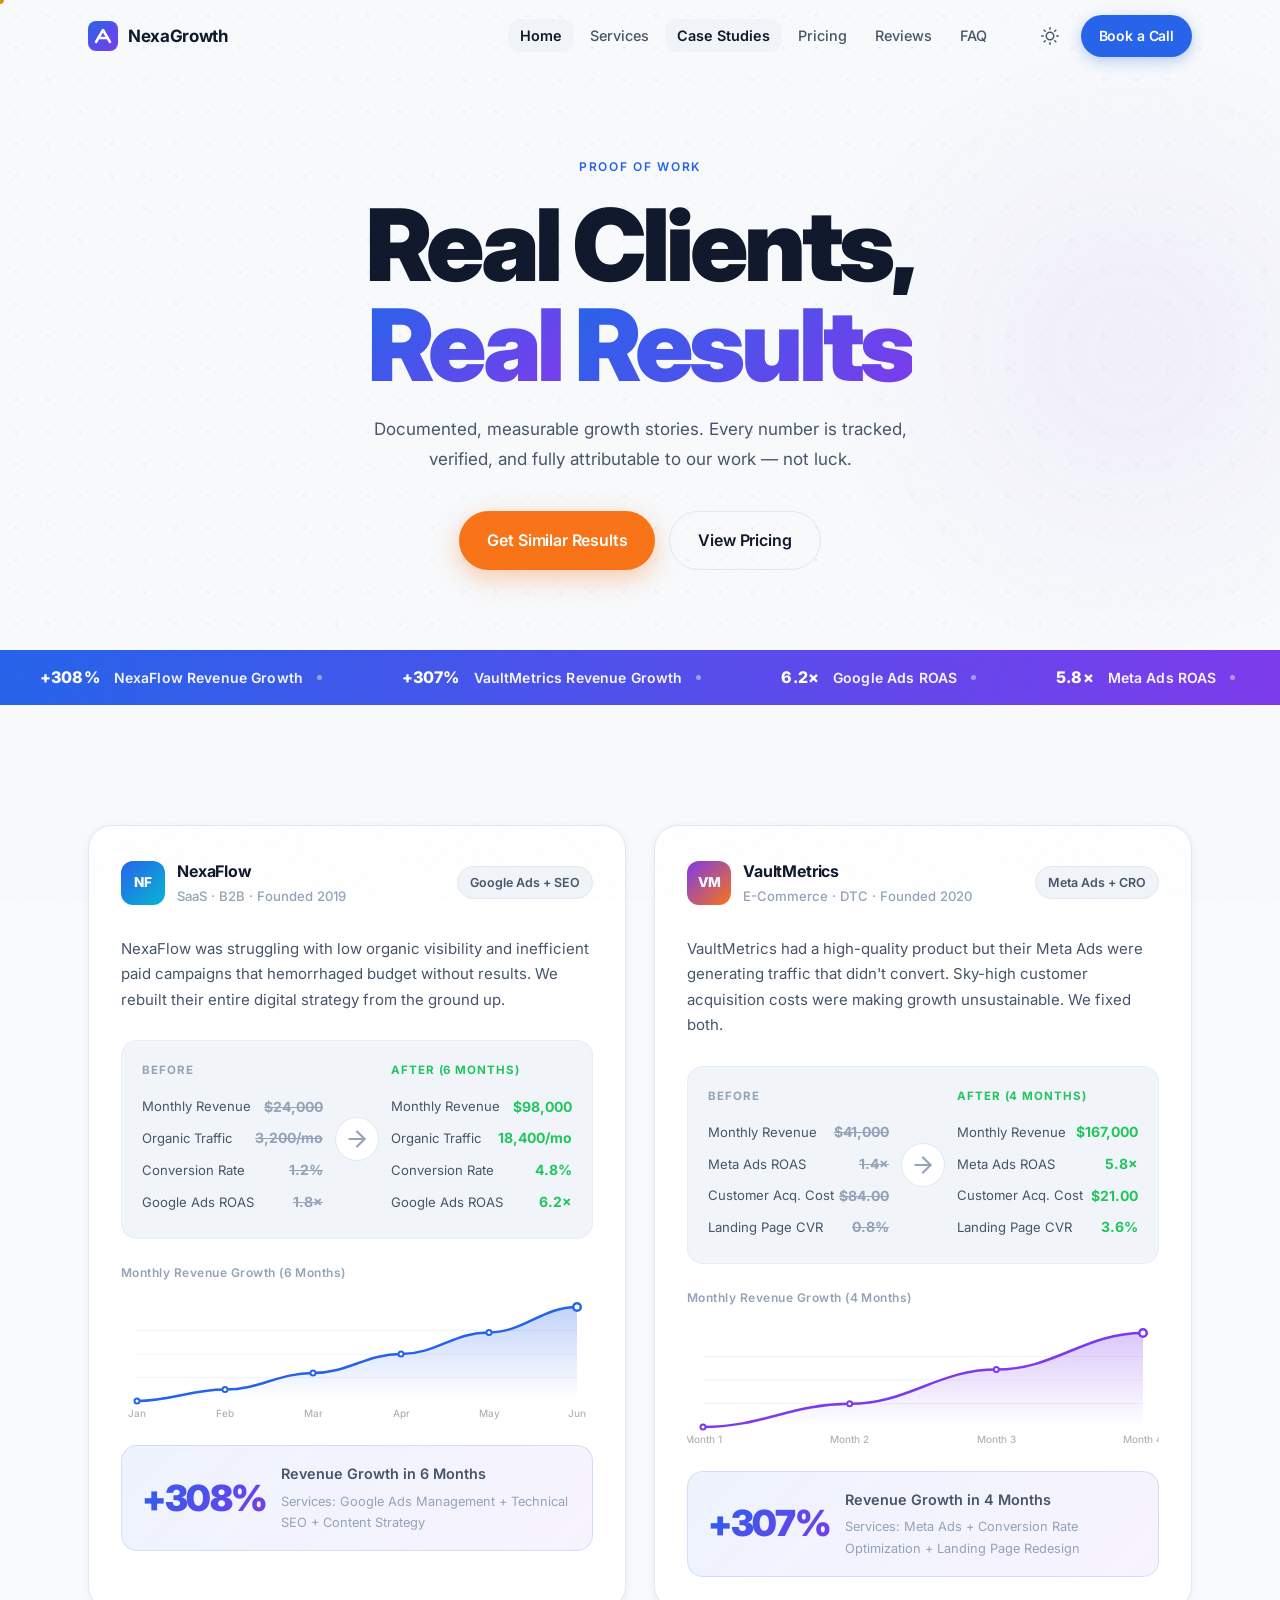
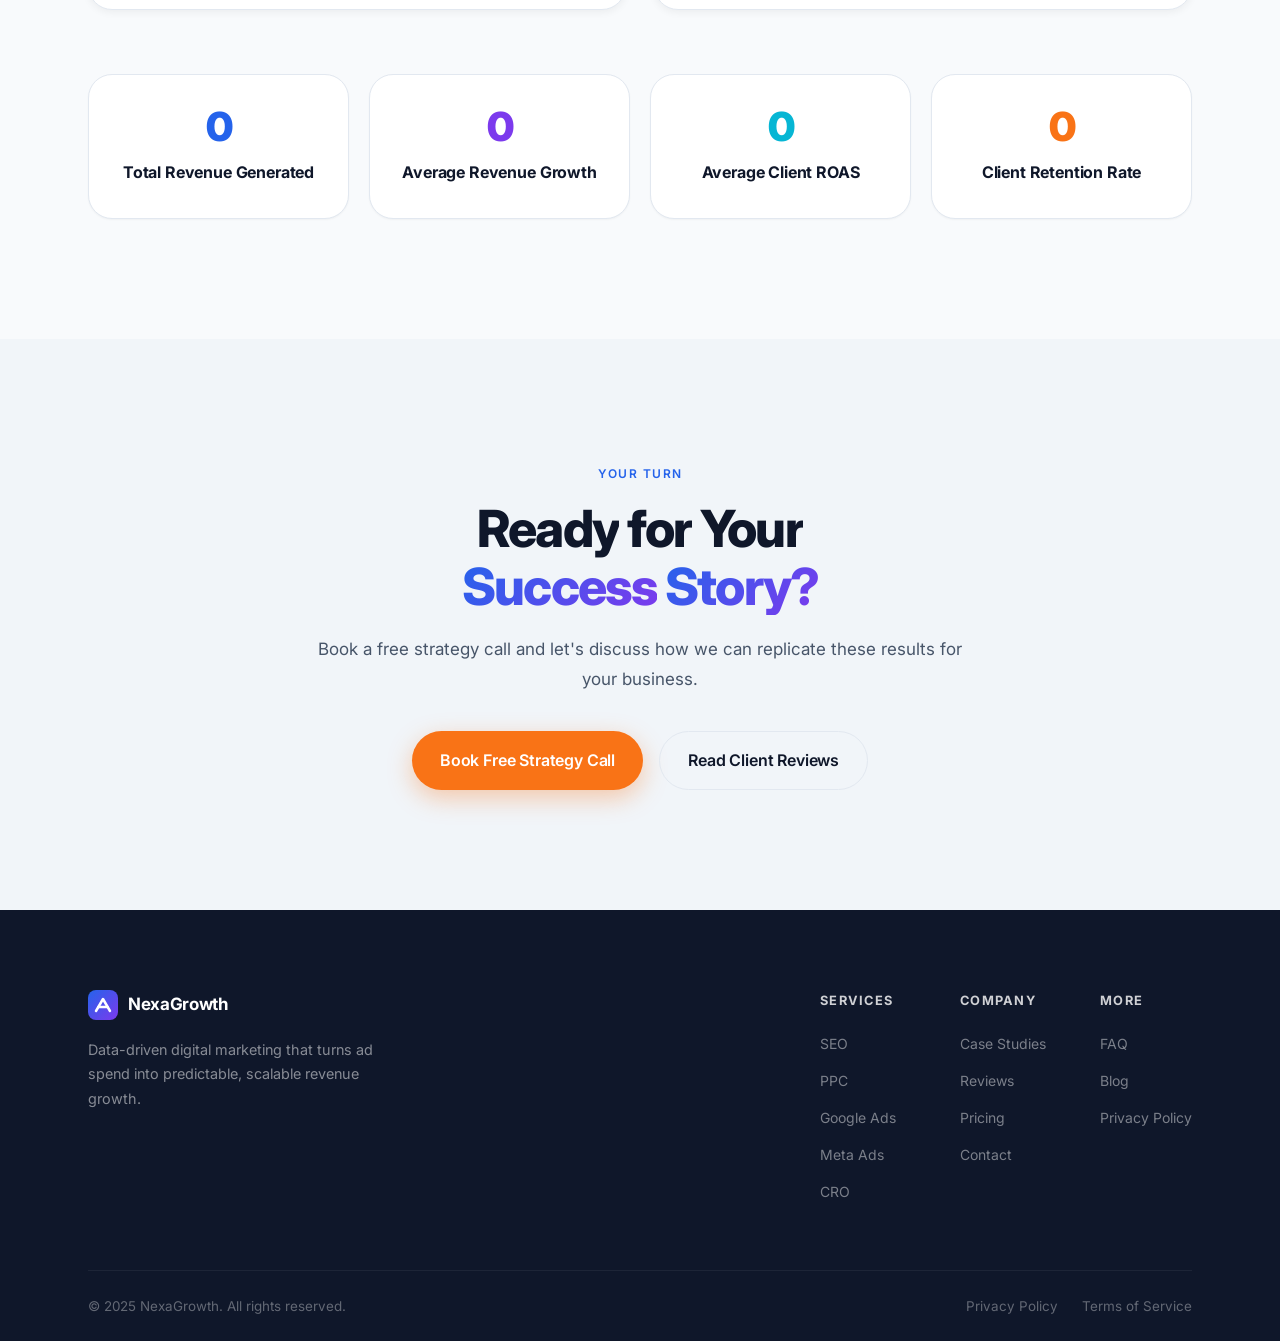
<file: case-studies.html>
<!DOCTYPE html>
<html lang="en" data-theme="light">
<head>
    <meta charset="UTF-8">
    <meta name="viewport" content="width=device-width, initial-scale=1.0">
    <meta name="description" content="Real case studies from NexaGrowth clients — documented revenue growth from $24K to $98K/month and more with data-driven digital marketing.">
    <meta name="robots" content="index, follow">
    <title>Case Studies — NexaGrowth Digital Marketing</title>
    <link rel="icon" href="favicon.svg" type="image/svg+xml">
    <link rel="icon" href="favicon.svg" sizes="any">
    <link rel="apple-touch-icon" href="favicon.svg">
    <meta name="theme-color" content="#2563EB">

    <link rel="preconnect" href="https://fonts.googleapis.com">
    <link rel="preconnect" href="https://fonts.gstatic.com" crossorigin>
    <link href="https://fonts.googleapis.com/css2?family=Inter:wght@300;400;500;600;700;800;900&display=swap" rel="stylesheet">
    <link rel="stylesheet" href="styles.css">
</head>
<body>
    <div id="page-overlay"></div>
    <div class="cursor" id="cursor" aria-hidden="true"></div>
    <div class="cursor-follower" id="cursor-follower" aria-hidden="true"></div>
    <div class="progress-bar" id="progress-bar" aria-hidden="true"></div>

    <nav class="navbar" id="navbar" role="navigation" aria-label="Main navigation">
        <div class="nav-container">
            <a href="index.html" class="nav-logo"><div class="logo-mark" aria-hidden="true"><svg width="30" height="30" viewBox="0 0 30 30" fill="none"><rect width="30" height="30" rx="8" fill="url(#lg-cs)"/><path d="M8 21L15 9L22 21" stroke="white" stroke-width="2.5" stroke-linecap="round" stroke-linejoin="round"/><path d="M10.5 17H19.5" stroke="white" stroke-width="2.5" stroke-linecap="round"/><defs><linearGradient id="lg-cs" x1="0" y1="0" x2="30" y2="30" gradientUnits="userSpaceOnUse"><stop stop-color="#2563EB"/><stop offset="1" stop-color="#7C3AED"/></linearGradient></defs></svg></div><span>NexaGrowth</span></a>
            <ul class="nav-links" role="list">
                <li><a href="index.html">Home</a></li>
                <li><a href="services.html">Services</a></li>
                <li><a href="case-studies.html">Case Studies</a></li>
                <li><a href="pricing.html">Pricing</a></li>
                <li><a href="testimonials.html">Reviews</a></li>
                <li><a href="faq.html">FAQ</a></li>
            </ul>
            <div class="nav-actions">
                <button class="theme-toggle" id="theme-toggle" aria-label="Toggle color scheme"><svg class="icon-sun" xmlns="http://www.w3.org/2000/svg" width="18" height="18" viewBox="0 0 24 24" fill="none" stroke="currentColor" stroke-width="2" stroke-linecap="round" stroke-linejoin="round"><circle cx="12" cy="12" r="5"/><line x1="12" y1="1" x2="12" y2="3"/><line x1="12" y1="21" x2="12" y2="23"/><line x1="4.22" y1="4.22" x2="5.64" y2="5.64"/><line x1="18.36" y1="18.36" x2="19.78" y2="19.78"/><line x1="1" y1="12" x2="3" y2="12"/><line x1="21" y1="12" x2="23" y2="12"/><line x1="4.22" y1="19.78" x2="5.64" y2="18.36"/><line x1="18.36" y1="5.64" x2="19.78" y2="4.22"/></svg><svg class="icon-moon" xmlns="http://www.w3.org/2000/svg" width="18" height="18" viewBox="0 0 24 24" fill="none" stroke="currentColor" stroke-width="2" stroke-linecap="round" stroke-linejoin="round"><path d="M21 12.79A9 9 0 1 1 11.21 3 7 7 0 0 0 21 12.79z"/></svg></button>
                <a href="index.html#contact" class="btn btn-nav-cta">Book a Call</a>
            </div>
            <button class="hamburger" id="hamburger" aria-label="Toggle mobile menu" aria-expanded="false"><span></span><span></span><span></span></button>
        </div>
    </nav>
    <div class="mobile-menu" id="mobile-menu" aria-hidden="true"><div class="mobile-menu-inner"><ul role="list"><li><a href="index.html">Home</a></li><li><a href="services.html">Services</a></li><li><a href="case-studies.html">Case Studies</a></li><li><a href="pricing.html">Pricing</a></li><li><a href="testimonials.html">Reviews</a></li><li><a href="faq.html">FAQ</a></li></ul><a href="index.html#contact" class="btn btn-cta btn-mobile-full">Book a Free Strategy Call</a></div></div>

    <main>
        <!-- PAGE HERO -->
        <section class="page-hero" aria-labelledby="cs-page-h">
            <div class="hero-bg" aria-hidden="true"><div class="blob blob-2" style="opacity:0.18"></div><div class="dot-grid"></div></div>
            <div class="container">
                <span class="page-hero-eyebrow reveal">Proof of Work</span>
                <h1 class="page-hero-title" id="cs-page-h" data-split>Real Clients,<br><span class="tg">Real Results</span></h1>
                <p class="page-hero-desc reveal">Documented, measurable growth stories. Every number is tracked, verified, and fully attributable to our work — not luck.</p>
                <div class="page-hero-ctas reveal">
                    <a href="index.html#contact" class="btn btn-cta btn-lg magnetic-btn">Get Similar Results</a>
                    <a href="pricing.html" class="btn btn-ghost btn-lg">View Pricing</a>
                </div>
            </div>
        </section>

        <!-- RESULTS SUMMARY -->
        <div class="stats-ticker" aria-hidden="true">
            <div class="stats-ticker-track">
                <div class="st-item"><span class="st-val">+308%</span> NexaFlow Revenue Growth<span class="st-dot"></span></div>
                <div class="st-item"><span class="st-val">+307%</span> VaultMetrics Revenue Growth<span class="st-dot"></span></div>
                <div class="st-item"><span class="st-val">6.2×</span> Google Ads ROAS<span class="st-dot"></span></div>
                <div class="st-item"><span class="st-val">5.8×</span> Meta Ads ROAS<span class="st-dot"></span></div>
                <div class="st-item"><span class="st-val">420%</span> Organic Traffic Growth<span class="st-dot"></span></div>
                <div class="st-item"><span class="st-val">$21</span> CAC (down from $84)<span class="st-dot"></span></div>
                <div class="st-item"><span class="st-val">+308%</span> NexaFlow Revenue Growth<span class="st-dot"></span></div>
                <div class="st-item"><span class="st-val">+307%</span> VaultMetrics Revenue Growth<span class="st-dot"></span></div>
                <div class="st-item"><span class="st-val">6.2×</span> Google Ads ROAS<span class="st-dot"></span></div>
                <div class="st-item"><span class="st-val">5.8×</span> Meta Ads ROAS<span class="st-dot"></span></div>
                <div class="st-item"><span class="st-val">420%</span> Organic Traffic Growth<span class="st-dot"></span></div>
                <div class="st-item"><span class="st-val">$21</span> CAC (down from $84)<span class="st-dot"></span></div>
            </div>
        </div>

        <!-- CASE STUDIES -->
        <section class="page-cs-full" id="case-studies" aria-label="Case studies">
            <div class="container">
                <div class="cs-grid">
                    <article class="cs-card tilt-card reveal">
                        <div class="tilt-shine"></div>
                        <div class="cs-header">
                            <div class="cs-company">
                                <div class="cs-avatar" style="background:linear-gradient(135deg,#2563EB,#06B6D4)">NF</div>
                                <div><strong>NexaFlow</strong><span>SaaS · B2B · Founded 2019</span></div>
                            </div>
                            <span class="cs-tag">Google Ads + SEO</span>
                        </div>
                        <p style="font-size:0.9375rem; color:var(--text-2); line-height:1.7; padding: 4px 0;">NexaFlow was struggling with low organic visibility and inefficient paid campaigns that hemorrhaged budget without results. We rebuilt their entire digital strategy from the ground up.</p>
                        <div class="cs-body">
                            <div class="cs-col">
                                <div class="cs-col-label">Before</div>
                                <div class="cs-row"><span>Monthly Revenue</span><span class="cv old">$24,000</span></div>
                                <div class="cs-row"><span>Organic Traffic</span><span class="cv old">3,200/mo</span></div>
                                <div class="cs-row"><span>Conversion Rate</span><span class="cv old">1.2%</span></div>
                                <div class="cs-row"><span>Google Ads ROAS</span><span class="cv old">1.8×</span></div>
                            </div>
                            <div class="cs-arrow-div" aria-hidden="true"><svg xmlns="http://www.w3.org/2000/svg" width="26" height="26" viewBox="0 0 24 24" fill="none" stroke="currentColor" stroke-width="2" stroke-linecap="round" stroke-linejoin="round"><line x1="5" y1="12" x2="19" y2="12"/><polyline points="12 5 19 12 12 19"/></svg></div>
                            <div class="cs-after-col" style="flex:1">
                                <div class="cs-col-label after">After (6 months)</div>
                                <div class="cs-row"><span>Monthly Revenue</span><span class="cv new">$98,000</span></div>
                                <div class="cs-row"><span>Organic Traffic</span><span class="cv new">18,400/mo</span></div>
                                <div class="cs-row"><span>Conversion Rate</span><span class="cv new">4.8%</span></div>
                                <div class="cs-row"><span>Google Ads ROAS</span><span class="cv new">6.2×</span></div>
                            </div>
                        </div>
                        <div class="cs-chart-area">
                            <span class="cs-chart-lbl">Monthly Revenue Growth (6 Months)</span>
                            <canvas id="chart-1" aria-label="NexaFlow revenue growth chart"></canvas>
                        </div>
                        <div class="cs-result">
                            <span class="cs-big">+308%</span>
                            <div>
                                <div class="cs-small">Revenue Growth in 6 Months</div>
                                <div style="font-size:0.8rem; color:var(--text-3); margin-top:4px">Services: Google Ads Management + Technical SEO + Content Strategy</div>
                            </div>
                        </div>
                    </article>

                    <article class="cs-card tilt-card reveal">
                        <div class="tilt-shine"></div>
                        <div class="cs-header">
                            <div class="cs-company">
                                <div class="cs-avatar" style="background:linear-gradient(135deg,#7C3AED,#F97316)">VM</div>
                                <div><strong>VaultMetrics</strong><span>E-Commerce · DTC · Founded 2020</span></div>
                            </div>
                            <span class="cs-tag">Meta Ads + CRO</span>
                        </div>
                        <p style="font-size:0.9375rem; color:var(--text-2); line-height:1.7; padding: 4px 0;">VaultMetrics had a high-quality product but their Meta Ads were generating traffic that didn't convert. Sky-high customer acquisition costs were making growth unsustainable. We fixed both.</p>
                        <div class="cs-body">
                            <div class="cs-col">
                                <div class="cs-col-label">Before</div>
                                <div class="cs-row"><span>Monthly Revenue</span><span class="cv old">$41,000</span></div>
                                <div class="cs-row"><span>Meta Ads ROAS</span><span class="cv old">1.4×</span></div>
                                <div class="cs-row"><span>Customer Acq. Cost</span><span class="cv old">$84.00</span></div>
                                <div class="cs-row"><span>Landing Page CVR</span><span class="cv old">0.8%</span></div>
                            </div>
                            <div class="cs-arrow-div" aria-hidden="true"><svg xmlns="http://www.w3.org/2000/svg" width="26" height="26" viewBox="0 0 24 24" fill="none" stroke="currentColor" stroke-width="2" stroke-linecap="round" stroke-linejoin="round"><line x1="5" y1="12" x2="19" y2="12"/><polyline points="12 5 19 12 12 19"/></svg></div>
                            <div class="cs-after-col" style="flex:1">
                                <div class="cs-col-label after">After (4 months)</div>
                                <div class="cs-row"><span>Monthly Revenue</span><span class="cv new">$167,000</span></div>
                                <div class="cs-row"><span>Meta Ads ROAS</span><span class="cv new">5.8×</span></div>
                                <div class="cs-row"><span>Customer Acq. Cost</span><span class="cv new">$21.00</span></div>
                                <div class="cs-row"><span>Landing Page CVR</span><span class="cv new">3.6%</span></div>
                            </div>
                        </div>
                        <div class="cs-chart-area">
                            <span class="cs-chart-lbl">Monthly Revenue Growth (4 Months)</span>
                            <canvas id="chart-2" aria-label="VaultMetrics revenue growth chart"></canvas>
                        </div>
                        <div class="cs-result">
                            <span class="cs-big">+307%</span>
                            <div>
                                <div class="cs-small">Revenue Growth in 4 Months</div>
                                <div style="font-size:0.8rem; color:var(--text-3); margin-top:4px">Services: Meta Ads + Conversion Rate Optimization + Landing Page Redesign</div>
                            </div>
                        </div>
                    </article>
                </div>

                <!-- Summary stats -->
                <div style="display:grid; grid-template-columns: repeat(4,1fr); gap:20px; margin-top:64px;" class="reveal">
                    <div class="metric-card" style="text-align:center">
                        <div class="metric-num" style="font-size:2.5rem; color:var(--primary)">$10M+</div>
                        <div class="metric-name">Total Revenue Generated</div>
                    </div>
                    <div class="metric-card" style="text-align:center">
                        <div class="metric-num" style="font-size:2.5rem; color:var(--accent)">308%</div>
                        <div class="metric-name">Average Revenue Growth</div>
                    </div>
                    <div class="metric-card" style="text-align:center">
                        <div class="metric-num" style="font-size:2.5rem; color:var(--secondary)">4.8×</div>
                        <div class="metric-name">Average Client ROAS</div>
                    </div>
                    <div class="metric-card" style="text-align:center">
                        <div class="metric-num" style="font-size:2.5rem; color:var(--cta)">98%</div>
                        <div class="metric-name">Client Retention Rate</div>
                    </div>
                </div>
            </div>
        </section>

        <!-- CTA -->
        <section style="padding-block:clamp(80px,10vw,120px); background:var(--bg-alt); text-align:center;" aria-label="Call to action">
            <div class="container">
                <div class="section-header reveal" style="margin-bottom:36px">
                    <span class="eyebrow">Your Turn</span>
                    <h2 class="section-title" data-split>Ready for Your<br><span class="tg">Success Story?</span></h2>
                    <p class="section-desc">Book a free strategy call and let's discuss how we can replicate these results for your business.</p>
                </div>
                <div style="display:flex; justify-content:center; gap:16px; flex-wrap:wrap;" class="reveal">
                    <a href="index.html#contact" class="btn btn-cta btn-lg magnetic-btn">Book Free Strategy Call</a>
                    <a href="testimonials.html" class="btn btn-ghost btn-lg">Read Client Reviews</a>
                </div>
            </div>
        </section>
    </main>

    <footer class="footer" role="contentinfo"><div class="container"><div class="footer-top"><div class="footer-brand"><a href="index.html" class="nav-logo"><div class="logo-mark" aria-hidden="true"><svg width="30" height="30" viewBox="0 0 30 30" fill="none"><rect width="30" height="30" rx="8" fill="url(#lg-f3)"/><path d="M8 21L15 9L22 21" stroke="white" stroke-width="2.5" stroke-linecap="round" stroke-linejoin="round"/><path d="M10.5 17H19.5" stroke="white" stroke-width="2.5" stroke-linecap="round"/><defs><linearGradient id="lg-f3" x1="0" y1="0" x2="30" y2="30" gradientUnits="userSpaceOnUse"><stop stop-color="#2563EB"/><stop offset="1" stop-color="#7C3AED"/></linearGradient></defs></svg></div><span>NexaGrowth</span></a><p>Data-driven digital marketing that turns ad spend into predictable, scalable revenue growth.</p></div><nav class="footer-nav" aria-label="Footer links"><div class="footer-col"><h4>Services</h4><ul role="list"><li><a href="services.html">SEO</a></li><li><a href="services.html">PPC</a></li><li><a href="services.html">Google Ads</a></li><li><a href="services.html">Meta Ads</a></li><li><a href="services.html">CRO</a></li></ul></div><div class="footer-col"><h4>Company</h4><ul role="list"><li><a href="case-studies.html">Case Studies</a></li><li><a href="testimonials.html">Reviews</a></li><li><a href="pricing.html">Pricing</a></li><li><a href="index.html#contact">Contact</a></li></ul></div><div class="footer-col"><h4>More</h4><ul role="list"><li><a href="faq.html">FAQ</a></li><li><a href="#">Blog</a></li><li><a href="#">Privacy Policy</a></li></ul></div></nav></div><div class="footer-bottom"><p>© 2025 NexaGrowth. All rights reserved.</p><div class="footer-legal"><a href="#">Privacy Policy</a><a href="#">Terms of Service</a></div></div></div></footer>
    <script src="script.js"></script>
</body>
</html>
</file>
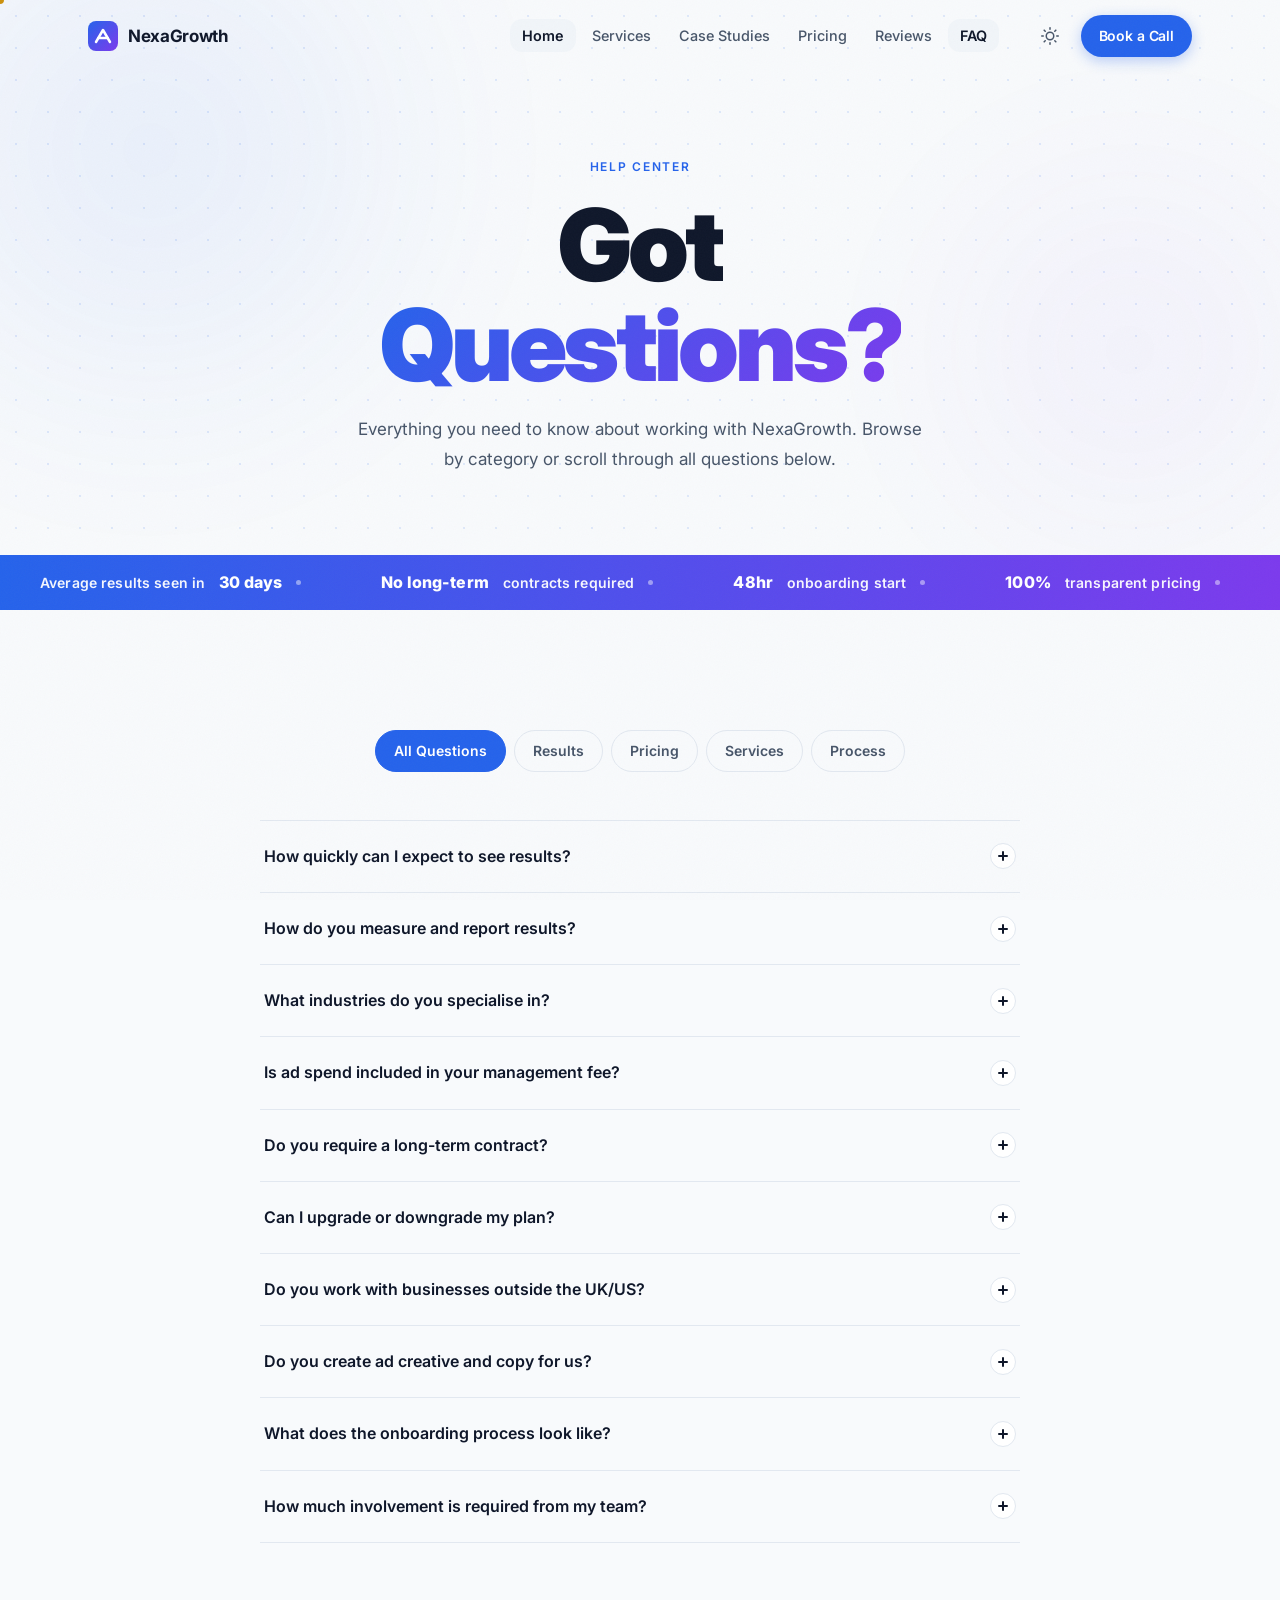
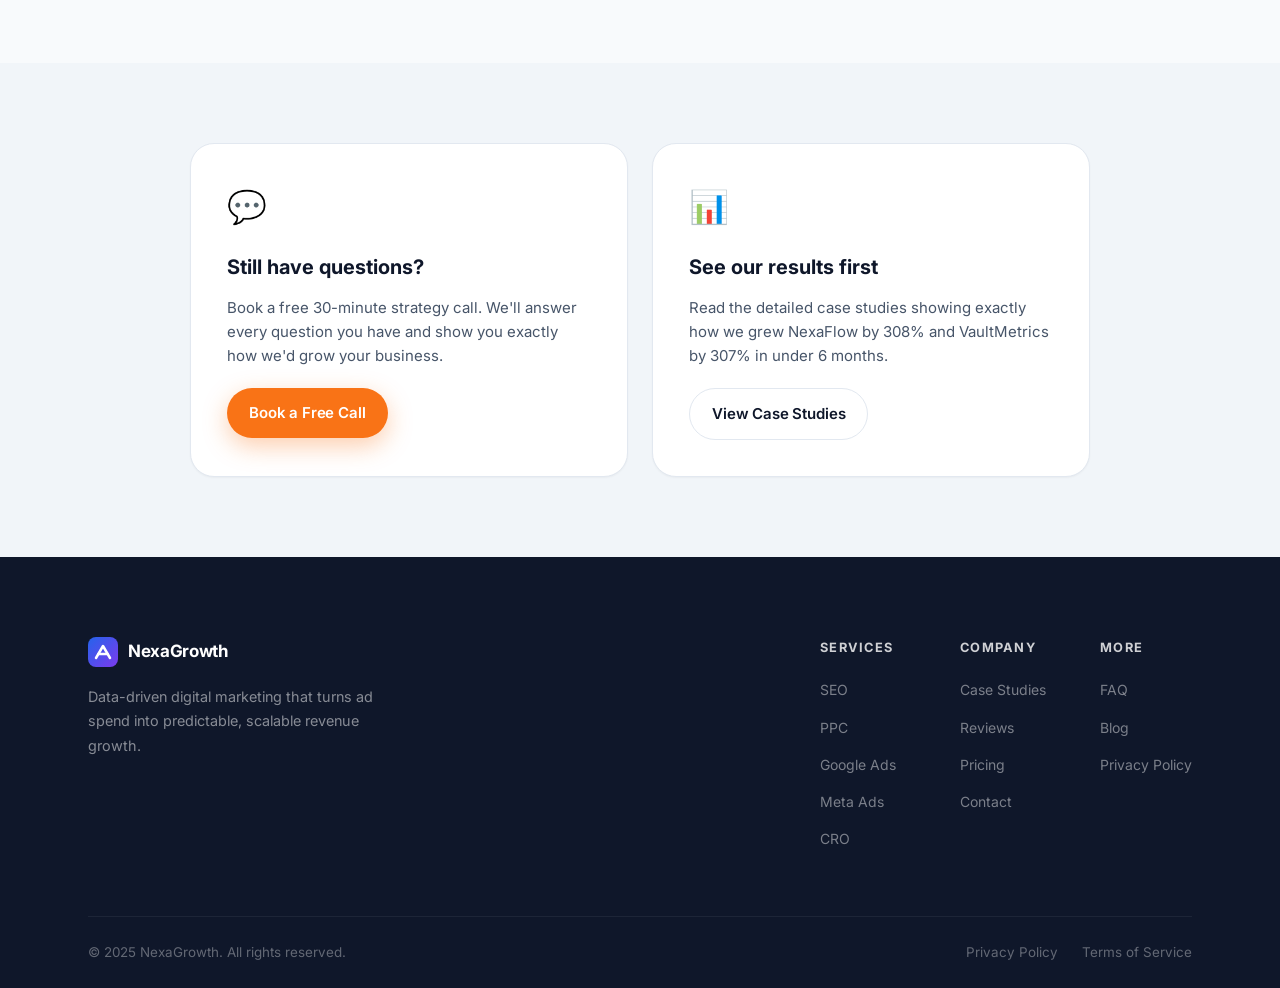
<file: faq.html>
<!DOCTYPE html>
<html lang="en" data-theme="light">
<head>
    <meta charset="UTF-8">
    <meta name="viewport" content="width=device-width, initial-scale=1.0">
    <meta name="description" content="Frequently asked questions about NexaGrowth digital marketing services — pricing, results, process, and more.">
    <meta name="robots" content="index, follow">
    <title>FAQ — NexaGrowth Digital Marketing</title>
    <link rel="icon" href="favicon.svg" type="image/svg+xml">
    <link rel="icon" href="favicon.svg" sizes="any">
    <link rel="apple-touch-icon" href="favicon.svg">
    <meta name="theme-color" content="#2563EB">

    <link rel="preconnect" href="https://fonts.googleapis.com">
    <link rel="preconnect" href="https://fonts.gstatic.com" crossorigin>
    <link href="https://fonts.googleapis.com/css2?family=Inter:wght@300;400;500;600;700;800;900&display=swap" rel="stylesheet">
    <link rel="stylesheet" href="styles.css">
</head>
<body>
    <div id="page-overlay"></div>
    <div class="cursor" id="cursor" aria-hidden="true"></div>
    <div class="cursor-follower" id="cursor-follower" aria-hidden="true"></div>
    <div class="progress-bar" id="progress-bar" aria-hidden="true"></div>

    <nav class="navbar" id="navbar" role="navigation" aria-label="Main navigation">
        <div class="nav-container">
            <a href="index.html" class="nav-logo"><div class="logo-mark" aria-hidden="true"><svg width="30" height="30" viewBox="0 0 30 30" fill="none"><rect width="30" height="30" rx="8" fill="url(#lg-fq)"/><path d="M8 21L15 9L22 21" stroke="white" stroke-width="2.5" stroke-linecap="round" stroke-linejoin="round"/><path d="M10.5 17H19.5" stroke="white" stroke-width="2.5" stroke-linecap="round"/><defs><linearGradient id="lg-fq" x1="0" y1="0" x2="30" y2="30" gradientUnits="userSpaceOnUse"><stop stop-color="#2563EB"/><stop offset="1" stop-color="#7C3AED"/></linearGradient></defs></svg></div><span>NexaGrowth</span></a>
            <ul class="nav-links" role="list">
                <li><a href="index.html">Home</a></li>
                <li><a href="services.html">Services</a></li>
                <li><a href="case-studies.html">Case Studies</a></li>
                <li><a href="pricing.html">Pricing</a></li>
                <li><a href="testimonials.html">Reviews</a></li>
                <li><a href="faq.html">FAQ</a></li>
            </ul>
            <div class="nav-actions">
                <button class="theme-toggle" id="theme-toggle" aria-label="Toggle color scheme"><svg class="icon-sun" xmlns="http://www.w3.org/2000/svg" width="18" height="18" viewBox="0 0 24 24" fill="none" stroke="currentColor" stroke-width="2" stroke-linecap="round" stroke-linejoin="round"><circle cx="12" cy="12" r="5"/><line x1="12" y1="1" x2="12" y2="3"/><line x1="12" y1="21" x2="12" y2="23"/><line x1="4.22" y1="4.22" x2="5.64" y2="5.64"/><line x1="18.36" y1="18.36" x2="19.78" y2="19.78"/><line x1="1" y1="12" x2="3" y2="12"/><line x1="21" y1="12" x2="23" y2="12"/><line x1="4.22" y1="19.78" x2="5.64" y2="18.36"/><line x1="18.36" y1="5.64" x2="19.78" y2="4.22"/></svg><svg class="icon-moon" xmlns="http://www.w3.org/2000/svg" width="18" height="18" viewBox="0 0 24 24" fill="none" stroke="currentColor" stroke-width="2" stroke-linecap="round" stroke-linejoin="round"><path d="M21 12.79A9 9 0 1 1 11.21 3 7 7 0 0 0 21 12.79z"/></svg></button>
                <a href="index.html#contact" class="btn btn-nav-cta">Book a Call</a>
            </div>
            <button class="hamburger" id="hamburger" aria-label="Toggle mobile menu" aria-expanded="false"><span></span><span></span><span></span></button>
        </div>
    </nav>
    <div class="mobile-menu" id="mobile-menu" aria-hidden="true"><div class="mobile-menu-inner"><ul role="list"><li><a href="index.html">Home</a></li><li><a href="services.html">Services</a></li><li><a href="case-studies.html">Case Studies</a></li><li><a href="pricing.html">Pricing</a></li><li><a href="testimonials.html">Reviews</a></li><li><a href="faq.html">FAQ</a></li></ul><a href="index.html#contact" class="btn btn-cta btn-mobile-full">Book a Free Strategy Call</a></div></div>

    <main>
        <!-- PAGE HERO -->
        <section class="page-hero" aria-labelledby="faq-h">
            <div class="hero-bg" aria-hidden="true"><div class="blob blob-1" style="opacity:0.15"></div><div class="blob blob-2" style="opacity:0.12"></div><div class="dot-grid"></div></div>
            <div class="container">
                <span class="page-hero-eyebrow reveal">Help Center</span>
                <h1 class="page-hero-title" id="faq-h" data-split>Got<br><span class="tg">Questions?</span></h1>
                <p class="page-hero-desc reveal">Everything you need to know about working with NexaGrowth. Browse by category or scroll through all questions below.</p>
            </div>
        </section>

        <!-- STATS TICKER -->
        <div class="stats-ticker" aria-hidden="true">
            <div class="stats-ticker-track">
                <div class="st-item">Average results seen in <span class="st-val">30 days</span><span class="st-dot"></span></div>
                <div class="st-item"><span class="st-val">No long-term</span> contracts required<span class="st-dot"></span></div>
                <div class="st-item"><span class="st-val">48hr</span> onboarding start<span class="st-dot"></span></div>
                <div class="st-item"><span class="st-val">100%</span> transparent pricing<span class="st-dot"></span></div>
                <div class="st-item">Month-to-month <span class="st-val">cancel anytime</span><span class="st-dot"></span></div>
                <div class="st-item"><span class="st-val">24hr</span> response time (Growth+)<span class="st-dot"></span></div>
                <div class="st-item">Average results seen in <span class="st-val">30 days</span><span class="st-dot"></span></div>
                <div class="st-item"><span class="st-val">No long-term</span> contracts required<span class="st-dot"></span></div>
                <div class="st-item"><span class="st-val">48hr</span> onboarding start<span class="st-dot"></span></div>
                <div class="st-item"><span class="st-val">100%</span> transparent pricing<span class="st-dot"></span></div>
                <div class="st-item">Month-to-month <span class="st-val">cancel anytime</span><span class="st-dot"></span></div>
                <div class="st-item"><span class="st-val">24hr</span> response time (Growth+)<span class="st-dot"></span></div>
            </div>
        </div>

        <!-- FAQ SECTION -->
        <section style="padding-block:clamp(80px,10vw,120px); background:var(--bg);" aria-label="FAQ accordion">
            <div class="container">
                <!-- Category filter -->
                <div class="faq-cats reveal" role="group" aria-label="FAQ categories">
                    <button class="faq-cat-btn active" data-cat="all">All Questions</button>
                    <button class="faq-cat-btn" data-cat="results">Results</button>
                    <button class="faq-cat-btn" data-cat="pricing">Pricing</button>
                    <button class="faq-cat-btn" data-cat="services">Services</button>
                    <button class="faq-cat-btn" data-cat="process">Process</button>
                </div>

                <div class="faq-list" style="margin-top:48px;">
                    <!-- RESULTS -->
                    <div class="faq-item reveal" data-cat="results">
                        <button class="faq-q" aria-expanded="false">
                            <span>How quickly can I expect to see results?</span>
                            <div class="faq-ico" aria-hidden="true"><span></span><span></span></div>
                        </button>
                        <div class="faq-a">
                            <p>Most clients begin seeing meaningful improvements within the first 30 days — especially from paid advertising campaigns. SEO results typically emerge within 60–90 days as search engines index and rank new content. Our fastest-growing client saw a 3× ROAS improvement in their first 4 weeks. Timeline varies by industry, competition, and current baseline, which is why we set clear expectations during onboarding.</p>
                        </div>
                    </div>

                    <div class="faq-item reveal" data-cat="results">
                        <button class="faq-q" aria-expanded="false">
                            <span>How do you measure and report results?</span>
                            <div class="faq-ico" aria-hidden="true"><span></span><span></span></div>
                        </button>
                        <div class="faq-a">
                            <p>We set up comprehensive tracking from day one using Google Analytics 4, Google Tag Manager, and ad platform conversion tracking. You'll receive a clear, visual report on a weekly or monthly basis (depending on your plan) showing revenue attribution, ROAS, CPA, organic traffic, keyword rankings, and conversion rates. Growth+ clients have access to a live reporting dashboard at all times — no waiting for the next report.</p>
                        </div>
                    </div>

                    <div class="faq-item reveal" data-cat="results">
                        <button class="faq-q" aria-expanded="false">
                            <span>What industries do you specialise in?</span>
                            <div class="faq-ico" aria-hidden="true"><span></span><span></span></div>
                        </button>
                        <div class="faq-a">
                            <p>We've driven results across SaaS, e-commerce, professional services, fintech, health & wellness, real estate, and B2B companies. Our data-driven approach adapts to any industry. If your customers use Google or social media — which is essentially everyone — we can grow your business. View our <a href="case-studies.html" style="color:var(--primary); font-weight:600">case studies</a> to see examples from different verticals.</p>
                        </div>
                    </div>

                    <!-- PRICING -->
                    <div class="faq-item reveal" data-cat="pricing">
                        <button class="faq-q" aria-expanded="false">
                            <span>Is ad spend included in your management fee?</span>
                            <div class="faq-ico" aria-hidden="true"><span></span><span></span></div>
                        </button>
                        <div class="faq-a">
                            <p>No — ad spend is paid directly to Google, Meta, or other platforms by you. This is the industry standard and ensures 100% transparency: you own all accounts, all data, and can see every dollar spent. Our management fee covers strategy development, campaign setup and optimisation, creative production, audience research, and detailed reporting. We recommend a minimum ad spend of $2,000/month for Google Ads to achieve statistically significant data.</p>
                        </div>
                    </div>

                    <div class="faq-item reveal" data-cat="pricing">
                        <button class="faq-q" aria-expanded="false">
                            <span>Do you require a long-term contract?</span>
                            <div class="faq-ico" aria-hidden="true"><span></span><span></span></div>
                        </button>
                        <div class="faq-a">
                            <p>No. We operate on a month-to-month basis because we believe our results should earn your continued partnership, not a piece of paper. If you ever decide to leave, just give 30 days' notice. Clients who commit to 6-month or annual terms receive a discount (up to 20% annually) and gain priority support. The vast majority of our clients stay 3+ years because of the results they see, not the contract.</p>
                        </div>
                    </div>

                    <div class="faq-item reveal" data-cat="pricing">
                        <button class="faq-q" aria-expanded="false">
                            <span>Can I upgrade or downgrade my plan?</span>
                            <div class="faq-ico" aria-hidden="true"><span></span><span></span></div>
                        </button>
                        <div class="faq-a">
                            <p>Yes, absolutely. Upgrading is effective immediately and we'll prorate the billing difference. Downgrades take effect at the start of your next billing cycle. Many clients start on Starter, see strong results, and upgrade to Growth within 2–3 months once they're confident in the ROI. See the full <a href="pricing.html" style="color:var(--primary); font-weight:600">pricing comparison</a> to understand what's included at each tier.</p>
                        </div>
                    </div>

                    <!-- SERVICES -->
                    <div class="faq-item reveal" data-cat="services">
                        <button class="faq-q" aria-expanded="false">
                            <span>Do you work with businesses outside the UK/US?</span>
                            <div class="faq-ico" aria-hidden="true"><span></span><span></span></div>
                        </button>
                        <div class="faq-a">
                            <p>Yes — we work with businesses across North America, Europe, the Middle East, and Australia. Our team is experienced in multi-market campaigns with localised ad copy, geo-targeting, and local SEO strategies. We have native speakers for English, Spanish, French, and German campaign management. All reporting and strategy calls are conducted in English.</p>
                        </div>
                    </div>

                    <div class="faq-item reveal" data-cat="services">
                        <button class="faq-q" aria-expanded="false">
                            <span>Do you create ad creative and copy for us?</span>
                            <div class="faq-ico" aria-hidden="true"><span></span><span></span></div>
                        </button>
                        <div class="faq-a">
                            <p>Yes. Our Growth and Enterprise plans include full creative production — static images, animated graphics, short-form video scripts and editing for social ads, and ad copywriting. For Starter clients, we provide copy and creative direction while working with your existing assets. We follow a creative testing framework that continually identifies which ads drive the best results so budgets flow to winners automatically.</p>
                        </div>
                    </div>

                    <!-- PROCESS -->
                    <div class="faq-item reveal" data-cat="process">
                        <button class="faq-q" aria-expanded="false">
                            <span>What does the onboarding process look like?</span>
                            <div class="faq-ico" aria-hidden="true"><span></span><span></span></div>
                        </button>
                        <div class="faq-a">
                            <p>After signing, we start your onboarding within 48 hours. Week 1 is discovery: we audit your existing channels, install tracking, get access to ad accounts, and run competitor research. Week 2 is strategy: we present a detailed 90-day growth plan covering campaigns, creatives, budgets, and KPIs. Week 3 onwards is execution: campaigns launch, data starts flowing, and we optimise weekly. You'll have a dedicated Slack channel with your account manager from day one.</p>
                        </div>
                    </div>

                    <div class="faq-item reveal" data-cat="process">
                        <button class="faq-q" aria-expanded="false">
                            <span>How much involvement is required from my team?</span>
                            <div class="faq-ico" aria-hidden="true"><span></span><span></span></div>
                        </button>
                        <div class="faq-a">
                            <p>We're designed to work with as little or as much involvement as you prefer. During onboarding, we need a few hours of your time to gather brand guidelines, access credentials, and business context. After that, we need roughly 1–2 hours per month for strategy calls and feedback on deliverables. Day-to-day operations are entirely handled by us. We'll never block on waiting for you.</p>
                        </div>
                    </div>
                </div>
            </div>
        </section>

        <!-- STILL HAVE QUESTIONS -->
        <section style="padding-block:clamp(60px,8vw,80px); background:var(--bg-alt);" aria-label="Contact support">
            <div class="container">
                <div style="display:grid; grid-template-columns:1fr 1fr; gap:24px; max-width:900px; margin:auto;" class="reveal">
                    <div class="metric-card" style="padding:36px; display:flex; flex-direction:column; gap:12px">
                        <div style="font-size:2rem; margin-bottom:4px">💬</div>
                        <h3 style="font-size:1.25rem; font-weight:700; margin:0">Still have questions?</h3>
                        <p style="color:var(--text-2); font-size:0.9375rem; line-height:1.6; margin:0">Book a free 30-minute strategy call. We'll answer every question you have and show you exactly how we'd grow your business.</p>
                        <a href="index.html#contact" class="btn btn-cta magnetic-btn" style="margin-top:8px; align-self:flex-start">Book a Free Call</a>
                    </div>
                    <div class="metric-card" style="padding:36px; display:flex; flex-direction:column; gap:12px">
                        <div style="font-size:2rem; margin-bottom:4px">📊</div>
                        <h3 style="font-size:1.25rem; font-weight:700; margin:0">See our results first</h3>
                        <p style="color:var(--text-2); font-size:0.9375rem; line-height:1.6; margin:0">Read the detailed case studies showing exactly how we grew NexaFlow by 308% and VaultMetrics by 307% in under 6 months.</p>
                        <a href="case-studies.html" class="btn btn-outline" style="margin-top:8px; align-self:flex-start">View Case Studies</a>
                    </div>
                </div>
            </div>
        </section>
    </main>

    <footer class="footer" role="contentinfo"><div class="container"><div class="footer-top"><div class="footer-brand"><a href="index.html" class="nav-logo"><div class="logo-mark" aria-hidden="true"><svg width="30" height="30" viewBox="0 0 30 30" fill="none"><rect width="30" height="30" rx="8" fill="url(#lg-f6)"/><path d="M8 21L15 9L22 21" stroke="white" stroke-width="2.5" stroke-linecap="round" stroke-linejoin="round"/><path d="M10.5 17H19.5" stroke="white" stroke-width="2.5" stroke-linecap="round"/><defs><linearGradient id="lg-f6" x1="0" y1="0" x2="30" y2="30" gradientUnits="userSpaceOnUse"><stop stop-color="#2563EB"/><stop offset="1" stop-color="#7C3AED"/></linearGradient></defs></svg></div><span>NexaGrowth</span></a><p>Data-driven digital marketing that turns ad spend into predictable, scalable revenue growth.</p></div><nav class="footer-nav" aria-label="Footer links"><div class="footer-col"><h4>Services</h4><ul role="list"><li><a href="services.html">SEO</a></li><li><a href="services.html">PPC</a></li><li><a href="services.html">Google Ads</a></li><li><a href="services.html">Meta Ads</a></li><li><a href="services.html">CRO</a></li></ul></div><div class="footer-col"><h4>Company</h4><ul role="list"><li><a href="case-studies.html">Case Studies</a></li><li><a href="testimonials.html">Reviews</a></li><li><a href="pricing.html">Pricing</a></li><li><a href="index.html#contact">Contact</a></li></ul></div><div class="footer-col"><h4>More</h4><ul role="list"><li><a href="faq.html">FAQ</a></li><li><a href="#">Blog</a></li><li><a href="#">Privacy Policy</a></li></ul></div></nav></div><div class="footer-bottom"><p>© 2025 NexaGrowth. All rights reserved.</p><div class="footer-legal"><a href="#">Privacy Policy</a><a href="#">Terms of Service</a></div></div></div></footer>
    <script src="script.js"></script>
</body>
</html>
</file>
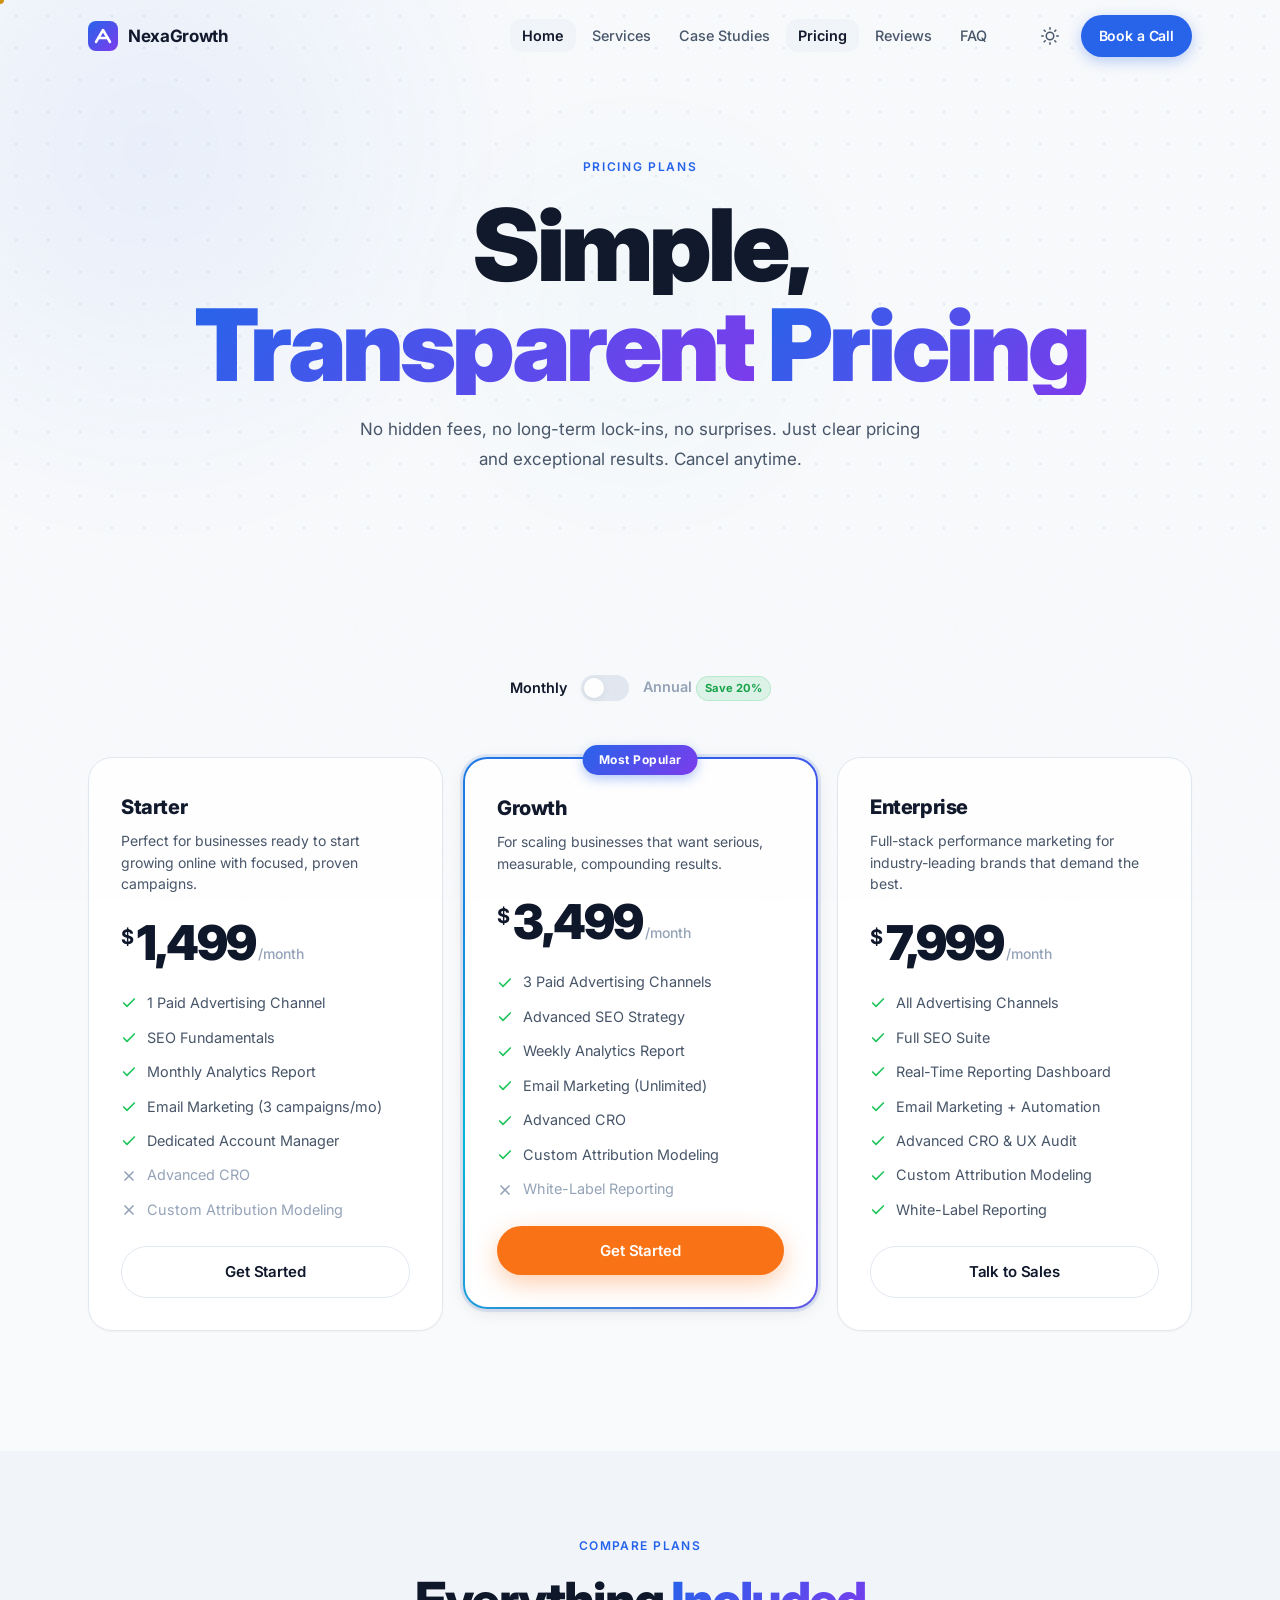
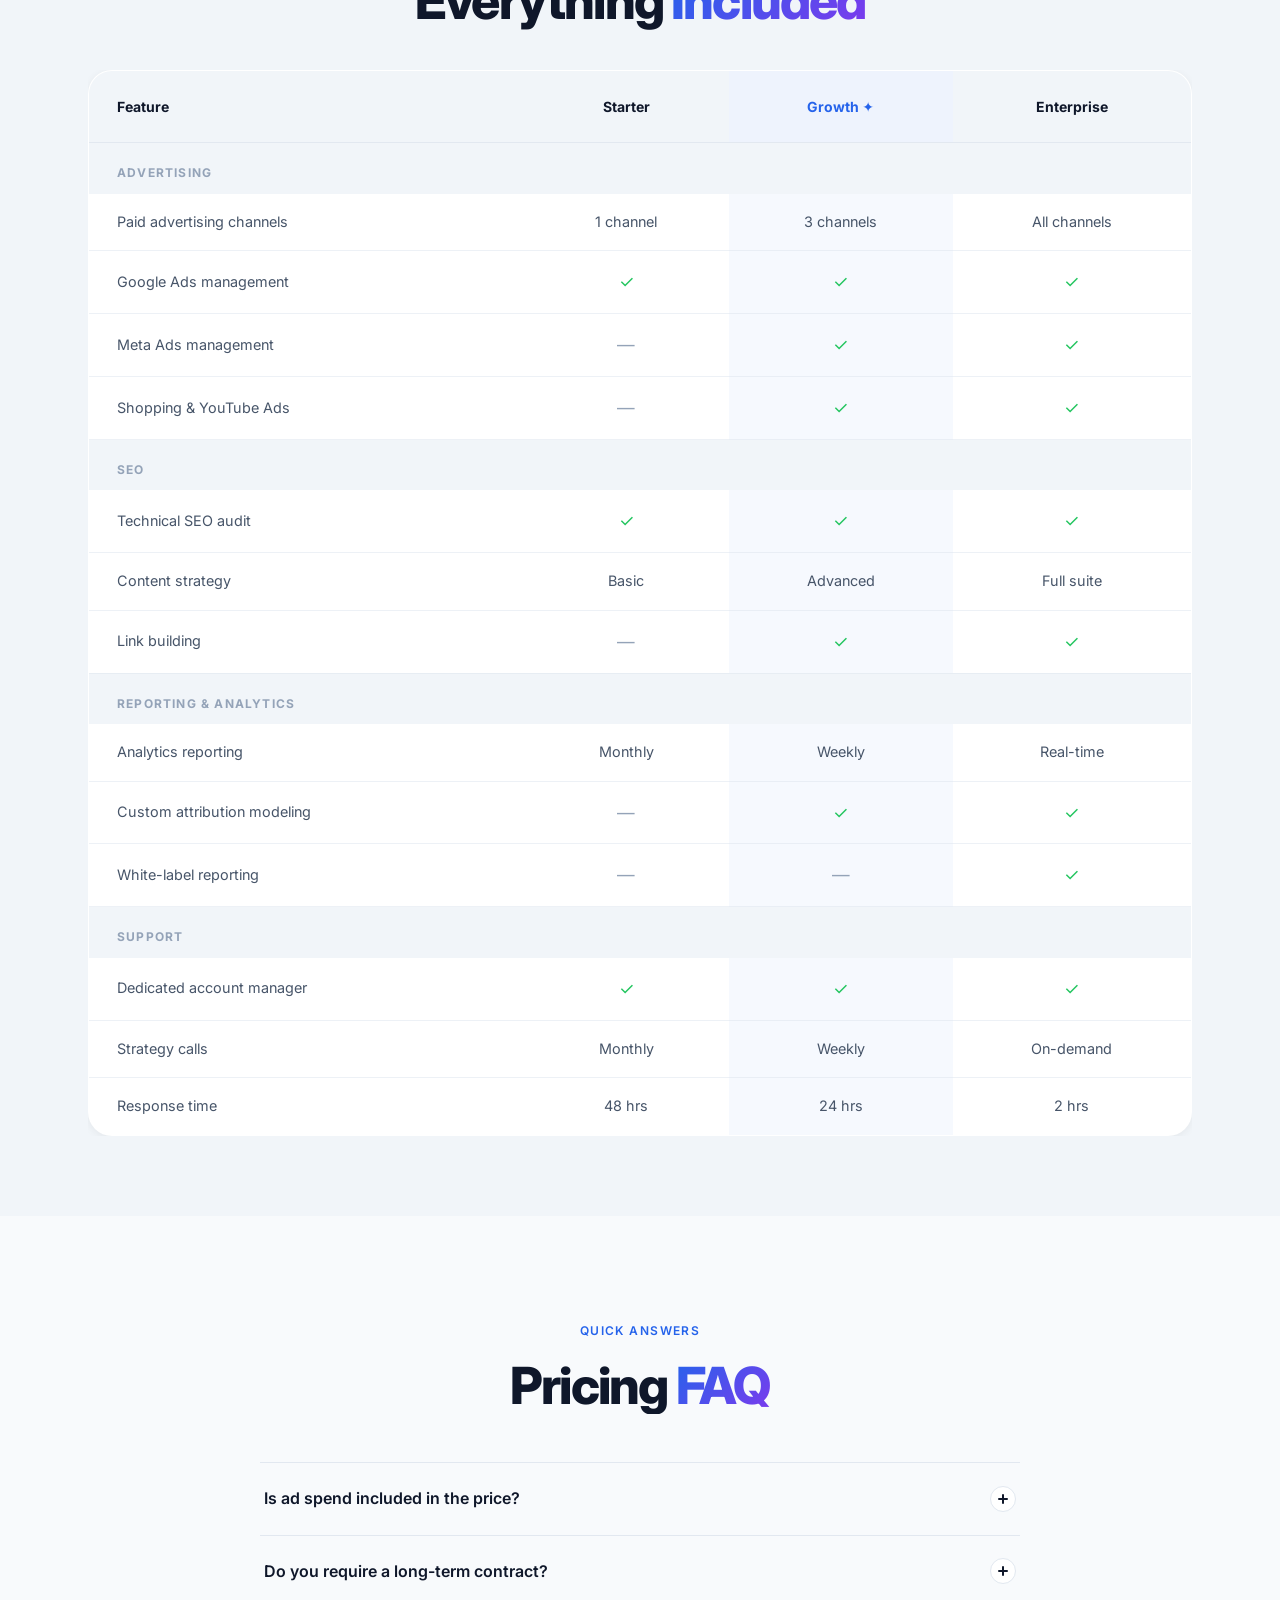
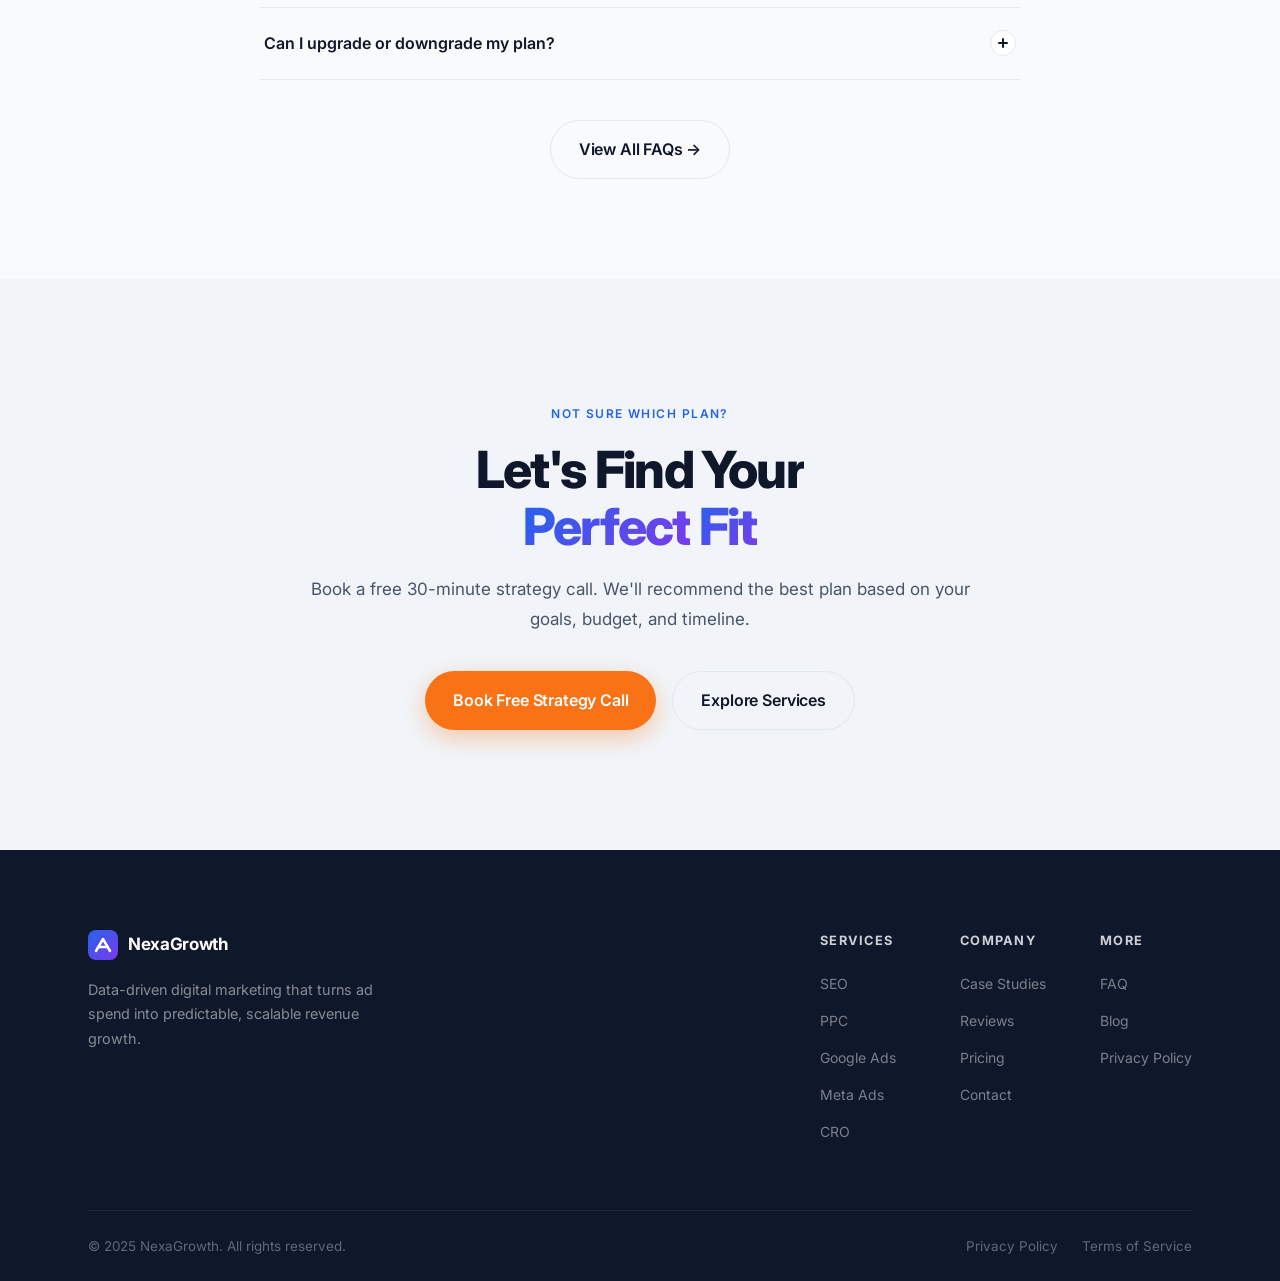
<file: pricing.html>
<!DOCTYPE html>
<html lang="en" data-theme="light">
<head>
    <meta charset="UTF-8">
    <meta name="viewport" content="width=device-width, initial-scale=1.0">
    <meta name="description" content="Simple, transparent pricing for NexaGrowth digital marketing services. Starter from $1,499/mo. No hidden fees, no long-term lock-ins.">
    <meta name="robots" content="index, follow">
    <title>Pricing — NexaGrowth Digital Marketing</title>
    <link rel="icon" href="favicon.svg" type="image/svg+xml">
    <link rel="icon" href="favicon.svg" sizes="any">
    <link rel="apple-touch-icon" href="favicon.svg">
    <meta name="theme-color" content="#2563EB">

    <link rel="preconnect" href="https://fonts.googleapis.com">
    <link rel="preconnect" href="https://fonts.gstatic.com" crossorigin>
    <link href="https://fonts.googleapis.com/css2?family=Inter:wght@300;400;500;600;700;800;900&display=swap" rel="stylesheet">
    <link rel="stylesheet" href="styles.css">
</head>
<body>
    <div id="page-overlay"></div>
    <div class="cursor" id="cursor" aria-hidden="true"></div>
    <div class="cursor-follower" id="cursor-follower" aria-hidden="true"></div>
    <div class="progress-bar" id="progress-bar" aria-hidden="true"></div>

    <nav class="navbar" id="navbar" role="navigation" aria-label="Main navigation">
        <div class="nav-container">
            <a href="index.html" class="nav-logo"><div class="logo-mark" aria-hidden="true"><svg width="30" height="30" viewBox="0 0 30 30" fill="none"><rect width="30" height="30" rx="8" fill="url(#lg-pr)"/><path d="M8 21L15 9L22 21" stroke="white" stroke-width="2.5" stroke-linecap="round" stroke-linejoin="round"/><path d="M10.5 17H19.5" stroke="white" stroke-width="2.5" stroke-linecap="round"/><defs><linearGradient id="lg-pr" x1="0" y1="0" x2="30" y2="30" gradientUnits="userSpaceOnUse"><stop stop-color="#2563EB"/><stop offset="1" stop-color="#7C3AED"/></linearGradient></defs></svg></div><span>NexaGrowth</span></a>
            <ul class="nav-links" role="list">
                <li><a href="index.html">Home</a></li>
                <li><a href="services.html">Services</a></li>
                <li><a href="case-studies.html">Case Studies</a></li>
                <li><a href="pricing.html">Pricing</a></li>
                <li><a href="testimonials.html">Reviews</a></li>
                <li><a href="faq.html">FAQ</a></li>
            </ul>
            <div class="nav-actions">
                <button class="theme-toggle" id="theme-toggle" aria-label="Toggle color scheme"><svg class="icon-sun" xmlns="http://www.w3.org/2000/svg" width="18" height="18" viewBox="0 0 24 24" fill="none" stroke="currentColor" stroke-width="2" stroke-linecap="round" stroke-linejoin="round"><circle cx="12" cy="12" r="5"/><line x1="12" y1="1" x2="12" y2="3"/><line x1="12" y1="21" x2="12" y2="23"/><line x1="4.22" y1="4.22" x2="5.64" y2="5.64"/><line x1="18.36" y1="18.36" x2="19.78" y2="19.78"/><line x1="1" y1="12" x2="3" y2="12"/><line x1="21" y1="12" x2="23" y2="12"/><line x1="4.22" y1="19.78" x2="5.64" y2="18.36"/><line x1="18.36" y1="5.64" x2="19.78" y2="4.22"/></svg><svg class="icon-moon" xmlns="http://www.w3.org/2000/svg" width="18" height="18" viewBox="0 0 24 24" fill="none" stroke="currentColor" stroke-width="2" stroke-linecap="round" stroke-linejoin="round"><path d="M21 12.79A9 9 0 1 1 11.21 3 7 7 0 0 0 21 12.79z"/></svg></button>
                <a href="index.html#contact" class="btn btn-nav-cta">Book a Call</a>
            </div>
            <button class="hamburger" id="hamburger" aria-label="Toggle mobile menu" aria-expanded="false"><span></span><span></span><span></span></button>
        </div>
    </nav>
    <div class="mobile-menu" id="mobile-menu" aria-hidden="true"><div class="mobile-menu-inner"><ul role="list"><li><a href="index.html">Home</a></li><li><a href="services.html">Services</a></li><li><a href="case-studies.html">Case Studies</a></li><li><a href="pricing.html">Pricing</a></li><li><a href="testimonials.html">Reviews</a></li><li><a href="faq.html">FAQ</a></li></ul><a href="index.html#contact" class="btn btn-cta btn-mobile-full">Book a Free Strategy Call</a></div></div>

    <main>
        <!-- PAGE HERO -->
        <section class="page-hero" aria-labelledby="pr-h">
            <div class="hero-bg" aria-hidden="true"><div class="blob blob-1" style="opacity:0.15"></div><div class="blob blob-3" style="opacity:0.12"></div><div class="dot-grid"></div></div>
            <div class="container">
                <span class="page-hero-eyebrow reveal">Pricing Plans</span>
                <h1 class="page-hero-title" id="pr-h" data-split>Simple,<br><span class="tg">Transparent Pricing</span></h1>
                <p class="page-hero-desc reveal">No hidden fees, no long-term lock-ins, no surprises. Just clear pricing and exceptional results. Cancel anytime.</p>
            </div>
        </section>

        <!-- PRICING SECTION -->
        <section style="padding-block:clamp(80px,10vw,120px); background:var(--bg);" aria-label="Pricing plans">
            <div class="container">
                <div class="billing-toggle reveal">
                    <span class="btl active" id="lbl-monthly">Monthly</span>
                    <button class="bswitch" id="billing-switch" role="switch" aria-checked="false" aria-label="Toggle annual billing"><span class="bthumb"></span></button>
                    <span class="btl" id="lbl-annual">Annual <span class="save-pill">Save 20%</span></span>
                </div>
                <div class="pricing-grid">
                    <article class="pc tilt-card reveal">
                        <div class="tilt-shine"></div>
                        <div class="pc-top"><h3>Starter</h3><p>Perfect for businesses ready to start growing online with focused, proven campaigns.</p></div>
                        <div class="pc-price"><sup>$</sup><span class="pc-amt" data-monthly="1,499" data-annual="1,199">1,499</span><sub>/month</sub></div>
                        <ul class="pc-feats" role="list">
                            <li class="f-yes"><svg xmlns="http://www.w3.org/2000/svg" width="16" height="16" viewBox="0 0 24 24" fill="none" stroke="currentColor" stroke-width="2.5" stroke-linecap="round" stroke-linejoin="round" aria-hidden="true"><polyline points="20 6 9 17 4 12"/></svg>1 Paid Advertising Channel</li>
                            <li class="f-yes"><svg xmlns="http://www.w3.org/2000/svg" width="16" height="16" viewBox="0 0 24 24" fill="none" stroke="currentColor" stroke-width="2.5" stroke-linecap="round" stroke-linejoin="round" aria-hidden="true"><polyline points="20 6 9 17 4 12"/></svg>SEO Fundamentals</li>
                            <li class="f-yes"><svg xmlns="http://www.w3.org/2000/svg" width="16" height="16" viewBox="0 0 24 24" fill="none" stroke="currentColor" stroke-width="2.5" stroke-linecap="round" stroke-linejoin="round" aria-hidden="true"><polyline points="20 6 9 17 4 12"/></svg>Monthly Analytics Report</li>
                            <li class="f-yes"><svg xmlns="http://www.w3.org/2000/svg" width="16" height="16" viewBox="0 0 24 24" fill="none" stroke="currentColor" stroke-width="2.5" stroke-linecap="round" stroke-linejoin="round" aria-hidden="true"><polyline points="20 6 9 17 4 12"/></svg>Email Marketing (3 campaigns/mo)</li>
                            <li class="f-yes"><svg xmlns="http://www.w3.org/2000/svg" width="16" height="16" viewBox="0 0 24 24" fill="none" stroke="currentColor" stroke-width="2.5" stroke-linecap="round" stroke-linejoin="round" aria-hidden="true"><polyline points="20 6 9 17 4 12"/></svg>Dedicated Account Manager</li>
                            <li class="f-no"><svg xmlns="http://www.w3.org/2000/svg" width="16" height="16" viewBox="0 0 24 24" fill="none" stroke="currentColor" stroke-width="2.5" stroke-linecap="round" stroke-linejoin="round" aria-hidden="true"><line x1="18" y1="6" x2="6" y2="18"/><line x1="6" y1="6" x2="18" y2="18"/></svg>Advanced CRO</li>
                            <li class="f-no"><svg xmlns="http://www.w3.org/2000/svg" width="16" height="16" viewBox="0 0 24 24" fill="none" stroke="currentColor" stroke-width="2.5" stroke-linecap="round" stroke-linejoin="round" aria-hidden="true"><line x1="18" y1="6" x2="6" y2="18"/><line x1="6" y1="6" x2="18" y2="18"/></svg>Custom Attribution Modeling</li>
                        </ul>
                        <a href="index.html#contact" class="btn btn-outline btn-full-w magnetic-btn">Get Started</a>
                    </article>
                    <article class="pc pc-featured rotate-border tilt-card reveal">
                        <div class="tilt-shine"></div>
                        <div class="pc-badge">Most Popular</div>
                        <div class="pc-top"><h3>Growth</h3><p>For scaling businesses that want serious, measurable, compounding results.</p></div>
                        <div class="pc-price"><sup>$</sup><span class="pc-amt" data-monthly="3,499" data-annual="2,799">3,499</span><sub>/month</sub></div>
                        <ul class="pc-feats" role="list">
                            <li class="f-yes"><svg xmlns="http://www.w3.org/2000/svg" width="16" height="16" viewBox="0 0 24 24" fill="none" stroke="currentColor" stroke-width="2.5" stroke-linecap="round" stroke-linejoin="round" aria-hidden="true"><polyline points="20 6 9 17 4 12"/></svg>3 Paid Advertising Channels</li>
                            <li class="f-yes"><svg xmlns="http://www.w3.org/2000/svg" width="16" height="16" viewBox="0 0 24 24" fill="none" stroke="currentColor" stroke-width="2.5" stroke-linecap="round" stroke-linejoin="round" aria-hidden="true"><polyline points="20 6 9 17 4 12"/></svg>Advanced SEO Strategy</li>
                            <li class="f-yes"><svg xmlns="http://www.w3.org/2000/svg" width="16" height="16" viewBox="0 0 24 24" fill="none" stroke="currentColor" stroke-width="2.5" stroke-linecap="round" stroke-linejoin="round" aria-hidden="true"><polyline points="20 6 9 17 4 12"/></svg>Weekly Analytics Report</li>
                            <li class="f-yes"><svg xmlns="http://www.w3.org/2000/svg" width="16" height="16" viewBox="0 0 24 24" fill="none" stroke="currentColor" stroke-width="2.5" stroke-linecap="round" stroke-linejoin="round" aria-hidden="true"><polyline points="20 6 9 17 4 12"/></svg>Email Marketing (Unlimited)</li>
                            <li class="f-yes"><svg xmlns="http://www.w3.org/2000/svg" width="16" height="16" viewBox="0 0 24 24" fill="none" stroke="currentColor" stroke-width="2.5" stroke-linecap="round" stroke-linejoin="round" aria-hidden="true"><polyline points="20 6 9 17 4 12"/></svg>Advanced CRO</li>
                            <li class="f-yes"><svg xmlns="http://www.w3.org/2000/svg" width="16" height="16" viewBox="0 0 24 24" fill="none" stroke="currentColor" stroke-width="2.5" stroke-linecap="round" stroke-linejoin="round" aria-hidden="true"><polyline points="20 6 9 17 4 12"/></svg>Custom Attribution Modeling</li>
                            <li class="f-no"><svg xmlns="http://www.w3.org/2000/svg" width="16" height="16" viewBox="0 0 24 24" fill="none" stroke="currentColor" stroke-width="2.5" stroke-linecap="round" stroke-linejoin="round" aria-hidden="true"><line x1="18" y1="6" x2="6" y2="18"/><line x1="6" y1="6" x2="18" y2="18"/></svg>White-Label Reporting</li>
                        </ul>
                        <a href="index.html#contact" class="btn btn-cta btn-full-w magnetic-btn">Get Started</a>
                    </article>
                    <article class="pc tilt-card reveal">
                        <div class="tilt-shine"></div>
                        <div class="pc-top"><h3>Enterprise</h3><p>Full-stack performance marketing for industry-leading brands that demand the best.</p></div>
                        <div class="pc-price"><sup>$</sup><span class="pc-amt" data-monthly="7,999" data-annual="6,399">7,999</span><sub>/month</sub></div>
                        <ul class="pc-feats" role="list">
                            <li class="f-yes"><svg xmlns="http://www.w3.org/2000/svg" width="16" height="16" viewBox="0 0 24 24" fill="none" stroke="currentColor" stroke-width="2.5" stroke-linecap="round" stroke-linejoin="round" aria-hidden="true"><polyline points="20 6 9 17 4 12"/></svg>All Advertising Channels</li>
                            <li class="f-yes"><svg xmlns="http://www.w3.org/2000/svg" width="16" height="16" viewBox="0 0 24 24" fill="none" stroke="currentColor" stroke-width="2.5" stroke-linecap="round" stroke-linejoin="round" aria-hidden="true"><polyline points="20 6 9 17 4 12"/></svg>Full SEO Suite</li>
                            <li class="f-yes"><svg xmlns="http://www.w3.org/2000/svg" width="16" height="16" viewBox="0 0 24 24" fill="none" stroke="currentColor" stroke-width="2.5" stroke-linecap="round" stroke-linejoin="round" aria-hidden="true"><polyline points="20 6 9 17 4 12"/></svg>Real-Time Reporting Dashboard</li>
                            <li class="f-yes"><svg xmlns="http://www.w3.org/2000/svg" width="16" height="16" viewBox="0 0 24 24" fill="none" stroke="currentColor" stroke-width="2.5" stroke-linecap="round" stroke-linejoin="round" aria-hidden="true"><polyline points="20 6 9 17 4 12"/></svg>Email Marketing + Automation</li>
                            <li class="f-yes"><svg xmlns="http://www.w3.org/2000/svg" width="16" height="16" viewBox="0 0 24 24" fill="none" stroke="currentColor" stroke-width="2.5" stroke-linecap="round" stroke-linejoin="round" aria-hidden="true"><polyline points="20 6 9 17 4 12"/></svg>Advanced CRO &amp; UX Audit</li>
                            <li class="f-yes"><svg xmlns="http://www.w3.org/2000/svg" width="16" height="16" viewBox="0 0 24 24" fill="none" stroke="currentColor" stroke-width="2.5" stroke-linecap="round" stroke-linejoin="round" aria-hidden="true"><polyline points="20 6 9 17 4 12"/></svg>Custom Attribution Modeling</li>
                            <li class="f-yes"><svg xmlns="http://www.w3.org/2000/svg" width="16" height="16" viewBox="0 0 24 24" fill="none" stroke="currentColor" stroke-width="2.5" stroke-linecap="round" stroke-linejoin="round" aria-hidden="true"><polyline points="20 6 9 17 4 12"/></svg>White-Label Reporting</li>
                        </ul>
                        <a href="index.html#contact" class="btn btn-outline btn-full-w magnetic-btn">Talk to Sales</a>
                    </article>
                </div>
            </div>
        </section>

        <!-- COMPARISON TABLE -->
        <section class="comparison-section" aria-label="Feature comparison table">
            <div class="container">
                <div class="section-header reveal" style="margin-bottom:40px">
                    <span class="eyebrow">Compare Plans</span>
                    <h2 class="section-title" data-split>Everything <span class="tg">Included</span></h2>
                </div>
                <div class="reveal" style="overflow-x:auto">
                    <table class="comparison-table">
                        <thead>
                            <tr class="ct-head">
                                <th>Feature</th>
                                <th>Starter</th>
                                <th class="featured-col">Growth ✦</th>
                                <th>Enterprise</th>
                            </tr>
                        </thead>
                        <tbody>
                            <tr class="ct-cat"><td colspan="4">Advertising</td></tr>
                            <tr class="ct-row"><td>Paid advertising channels</td><td>1 channel</td><td class="featured-col">3 channels</td><td>All channels</td></tr>
                            <tr class="ct-row"><td>Google Ads management</td><td><span class="ct-yes">✓</span></td><td class="featured-col"><span class="ct-yes">✓</span></td><td><span class="ct-yes">✓</span></td></tr>
                            <tr class="ct-row"><td>Meta Ads management</td><td><span class="ct-no">—</span></td><td class="featured-col"><span class="ct-yes">✓</span></td><td><span class="ct-yes">✓</span></td></tr>
                            <tr class="ct-row"><td>Shopping &amp; YouTube Ads</td><td><span class="ct-no">—</span></td><td class="featured-col"><span class="ct-yes">✓</span></td><td><span class="ct-yes">✓</span></td></tr>
                            <tr class="ct-cat"><td colspan="4">SEO</td></tr>
                            <tr class="ct-row"><td>Technical SEO audit</td><td><span class="ct-yes">✓</span></td><td class="featured-col"><span class="ct-yes">✓</span></td><td><span class="ct-yes">✓</span></td></tr>
                            <tr class="ct-row"><td>Content strategy</td><td>Basic</td><td class="featured-col">Advanced</td><td>Full suite</td></tr>
                            <tr class="ct-row"><td>Link building</td><td><span class="ct-no">—</span></td><td class="featured-col"><span class="ct-yes">✓</span></td><td><span class="ct-yes">✓</span></td></tr>
                            <tr class="ct-cat"><td colspan="4">Reporting &amp; Analytics</td></tr>
                            <tr class="ct-row"><td>Analytics reporting</td><td>Monthly</td><td class="featured-col">Weekly</td><td>Real-time</td></tr>
                            <tr class="ct-row"><td>Custom attribution modeling</td><td><span class="ct-no">—</span></td><td class="featured-col"><span class="ct-yes">✓</span></td><td><span class="ct-yes">✓</span></td></tr>
                            <tr class="ct-row"><td>White-label reporting</td><td><span class="ct-no">—</span></td><td class="featured-col"><span class="ct-no">—</span></td><td><span class="ct-yes">✓</span></td></tr>
                            <tr class="ct-cat"><td colspan="4">Support</td></tr>
                            <tr class="ct-row"><td>Dedicated account manager</td><td><span class="ct-yes">✓</span></td><td class="featured-col"><span class="ct-yes">✓</span></td><td><span class="ct-yes">✓</span></td></tr>
                            <tr class="ct-row"><td>Strategy calls</td><td>Monthly</td><td class="featured-col">Weekly</td><td>On-demand</td></tr>
                            <tr class="ct-row"><td>Response time</td><td>48 hrs</td><td class="featured-col">24 hrs</td><td>2 hrs</td></tr>
                        </tbody>
                    </table>
                </div>
            </div>
        </section>

        <!-- FAQ SNIPPET -->
        <section style="padding-block:clamp(60px,8vw,100px); background:var(--bg);" aria-label="Pricing FAQ">
            <div class="container">
                <div class="section-header reveal" style="margin-bottom:48px">
                    <span class="eyebrow">Quick Answers</span>
                    <h2 class="section-title" data-split>Pricing <span class="tg">FAQ</span></h2>
                </div>
                <div class="faq-list" style="max-width:760px; margin-inline:auto">
                    <div class="faq-item reveal" data-cat="pricing">
                        <button class="faq-q" aria-expanded="false"><span>Is ad spend included in the price?</span><div class="faq-ico" aria-hidden="true"><span></span><span></span></div></button>
                        <div class="faq-a"><p>No — ad spend is separate and goes directly to the ad platforms (Google, Meta, etc.). This ensures 100% transparency: you own the accounts and can see every dollar spent. Our fee covers strategy, management, optimization, creative development, and reporting.</p></div>
                    </div>
                    <div class="faq-item reveal" data-cat="pricing">
                        <button class="faq-q" aria-expanded="false"><span>Do you require a long-term contract?</span><div class="faq-ico" aria-hidden="true"><span></span><span></span></div></button>
                        <div class="faq-a"><p>We offer month-to-month agreements because we're confident in our results. Clients on 6-month or annual plans receive priority support and discounted rates. Most clients stay for years because of the results, not the contract.</p></div>
                    </div>
                    <div class="faq-item reveal" data-cat="pricing">
                        <button class="faq-q" aria-expanded="false"><span>Can I upgrade or downgrade my plan?</span><div class="faq-ico" aria-hidden="true"><span></span><span></span></div></button>
                        <div class="faq-a"><p>Absolutely. You can change your plan at any time with no penalties. Upgrades take effect immediately; downgrades take effect at the start of the next billing cycle.</p></div>
                    </div>
                </div>
                <div style="text-align:center; margin-top:40px" class="reveal">
                    <a href="faq.html" class="btn btn-ghost btn-lg">View All FAQs →</a>
                </div>
            </div>
        </section>

        <!-- CTA -->
        <section style="padding-block:clamp(80px,10vw,120px); background:var(--bg-alt); text-align:center;" aria-label="Call to action">
            <div class="container">
                <div class="section-header reveal" style="margin-bottom:36px">
                    <span class="eyebrow">Not Sure Which Plan?</span>
                    <h2 class="section-title" data-split>Let's Find Your<br><span class="tg">Perfect Fit</span></h2>
                    <p class="section-desc">Book a free 30-minute strategy call. We'll recommend the best plan based on your goals, budget, and timeline.</p>
                </div>
                <div style="display:flex; justify-content:center; gap:16px; flex-wrap:wrap;" class="reveal">
                    <a href="index.html#contact" class="btn btn-cta btn-lg magnetic-btn">Book Free Strategy Call</a>
                    <a href="services.html" class="btn btn-ghost btn-lg">Explore Services</a>
                </div>
            </div>
        </section>
    </main>

    <footer class="footer" role="contentinfo"><div class="container"><div class="footer-top"><div class="footer-brand"><a href="index.html" class="nav-logo"><div class="logo-mark" aria-hidden="true"><svg width="30" height="30" viewBox="0 0 30 30" fill="none"><rect width="30" height="30" rx="8" fill="url(#lg-f4)"/><path d="M8 21L15 9L22 21" stroke="white" stroke-width="2.5" stroke-linecap="round" stroke-linejoin="round"/><path d="M10.5 17H19.5" stroke="white" stroke-width="2.5" stroke-linecap="round"/><defs><linearGradient id="lg-f4" x1="0" y1="0" x2="30" y2="30" gradientUnits="userSpaceOnUse"><stop stop-color="#2563EB"/><stop offset="1" stop-color="#7C3AED"/></linearGradient></defs></svg></div><span>NexaGrowth</span></a><p>Data-driven digital marketing that turns ad spend into predictable, scalable revenue growth.</p></div><nav class="footer-nav" aria-label="Footer links"><div class="footer-col"><h4>Services</h4><ul role="list"><li><a href="services.html">SEO</a></li><li><a href="services.html">PPC</a></li><li><a href="services.html">Google Ads</a></li><li><a href="services.html">Meta Ads</a></li><li><a href="services.html">CRO</a></li></ul></div><div class="footer-col"><h4>Company</h4><ul role="list"><li><a href="case-studies.html">Case Studies</a></li><li><a href="testimonials.html">Reviews</a></li><li><a href="pricing.html">Pricing</a></li><li><a href="index.html#contact">Contact</a></li></ul></div><div class="footer-col"><h4>More</h4><ul role="list"><li><a href="faq.html">FAQ</a></li><li><a href="#">Blog</a></li><li><a href="#">Privacy Policy</a></li></ul></div></nav></div><div class="footer-bottom"><p>© 2025 NexaGrowth. All rights reserved.</p><div class="footer-legal"><a href="#">Privacy Policy</a><a href="#">Terms of Service</a></div></div></div></footer>
    <script src="script.js"></script>
</body>
</html>
</file>
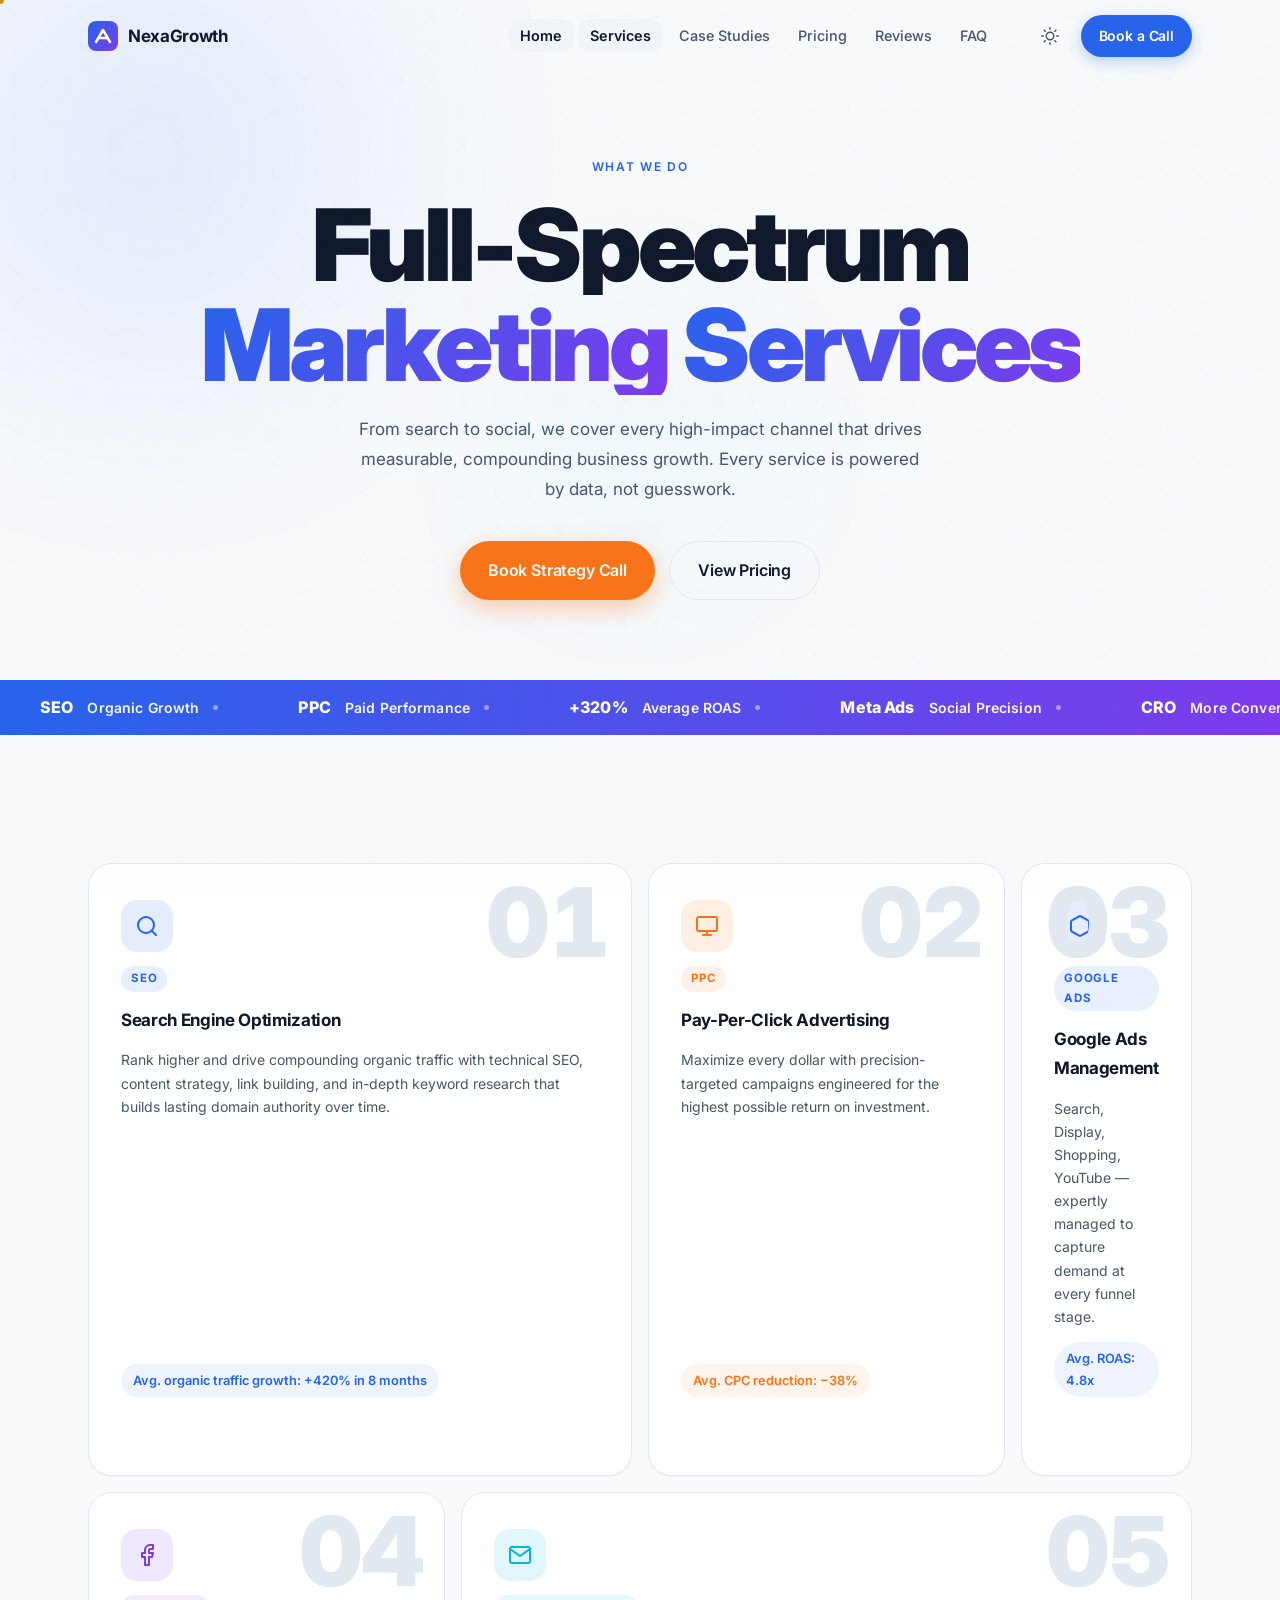
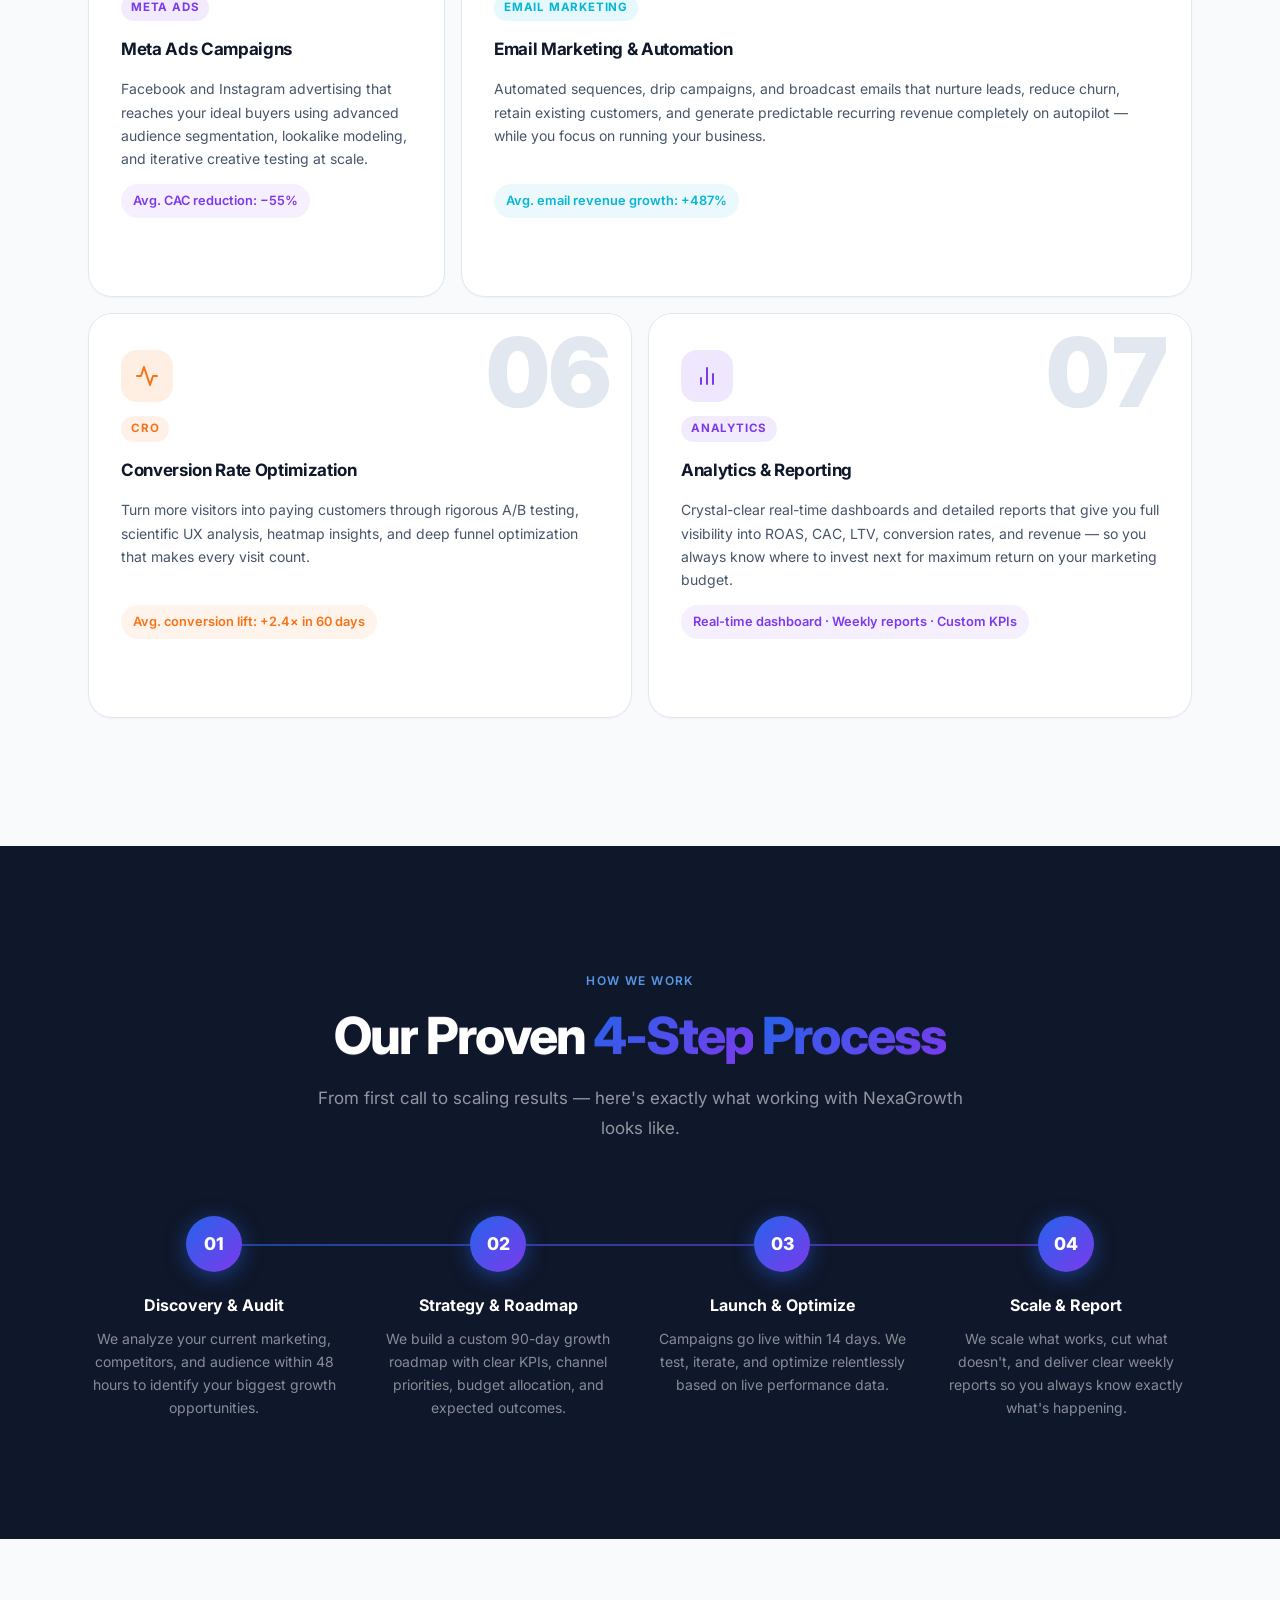
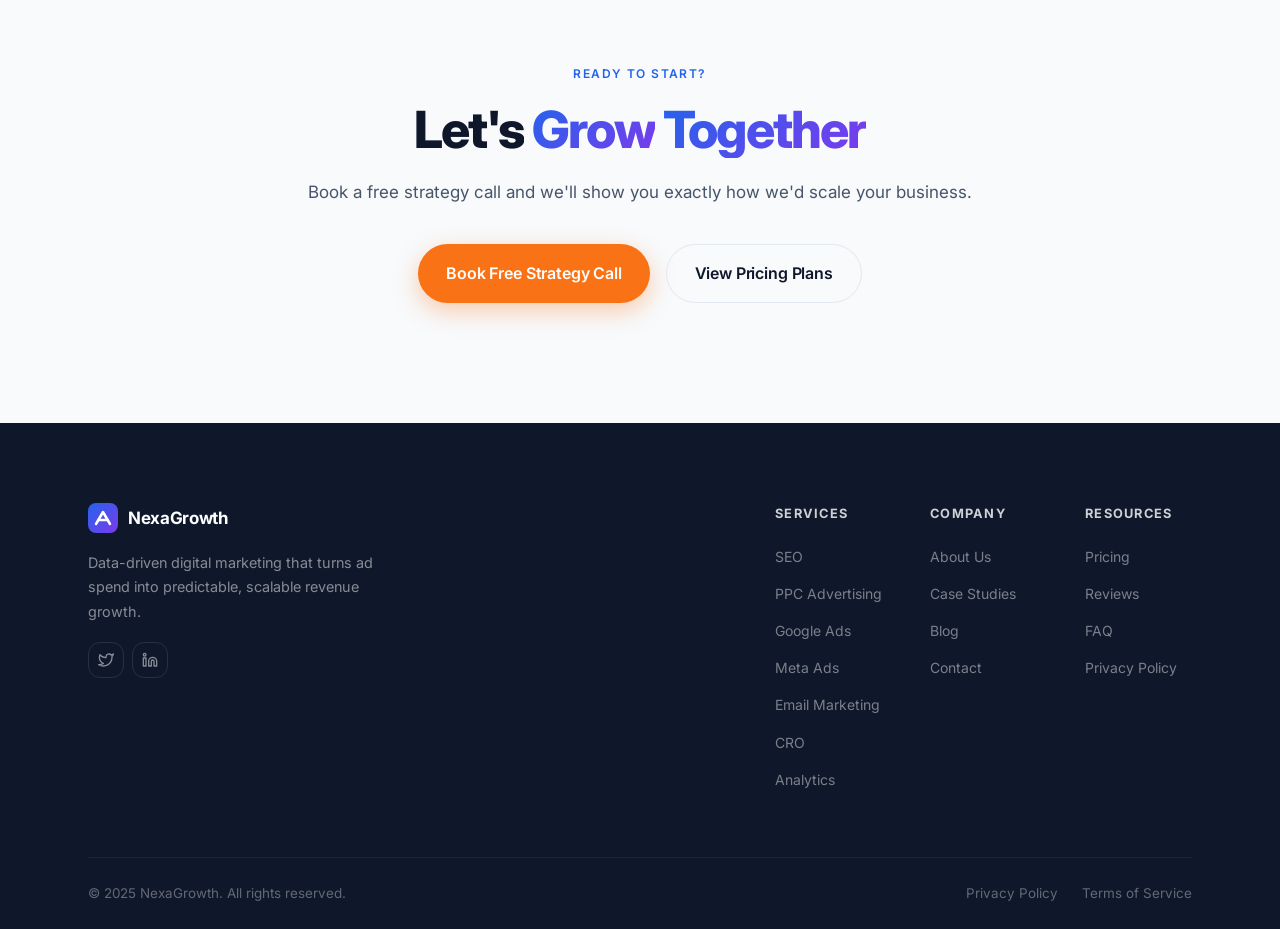
<file: services.html>
<!DOCTYPE html>
<html lang="en" data-theme="light">
<head>
    <meta charset="UTF-8">
    <meta name="viewport" content="width=device-width, initial-scale=1.0">
    <meta name="description" content="NexaGrowth offers full-spectrum digital marketing services: SEO, PPC, Google Ads, Meta Ads, Email Marketing, CRO, and Analytics — all data-driven for maximum ROI.">
    <meta name="robots" content="index, follow">
    <title>Services — NexaGrowth Digital Marketing</title>
    <link rel="icon" href="favicon.svg" type="image/svg+xml">
    <link rel="icon" href="favicon.svg" sizes="any">
    <link rel="apple-touch-icon" href="favicon.svg">
    <meta name="theme-color" content="#2563EB">

    <link rel="preconnect" href="https://fonts.googleapis.com">
    <link rel="preconnect" href="https://fonts.gstatic.com" crossorigin>
    <link href="https://fonts.googleapis.com/css2?family=Inter:wght@300;400;500;600;700;800;900&display=swap" rel="stylesheet">
    <link rel="stylesheet" href="styles.css">
</head>
<body>
    <div id="page-overlay"></div>
    <div class="cursor" id="cursor" aria-hidden="true"></div>
    <div class="cursor-follower" id="cursor-follower" aria-hidden="true"></div>
    <div class="progress-bar" id="progress-bar" aria-hidden="true"></div>

    <!-- NAVBAR -->
    <nav class="navbar" id="navbar" role="navigation" aria-label="Main navigation">
        <div class="nav-container">
            <a href="index.html" class="nav-logo" aria-label="NexaGrowth Home">
                <div class="logo-mark" aria-hidden="true">
                    <svg width="30" height="30" viewBox="0 0 30 30" fill="none">
                        <rect width="30" height="30" rx="8" fill="url(#lg-sv)"/>
                        <path d="M8 21L15 9L22 21" stroke="white" stroke-width="2.5" stroke-linecap="round" stroke-linejoin="round"/>
                        <path d="M10.5 17H19.5" stroke="white" stroke-width="2.5" stroke-linecap="round"/>
                        <defs><linearGradient id="lg-sv" x1="0" y1="0" x2="30" y2="30" gradientUnits="userSpaceOnUse"><stop stop-color="#2563EB"/><stop offset="1" stop-color="#7C3AED"/></linearGradient></defs>
                    </svg>
                </div>
                <span>NexaGrowth</span>
            </a>
            <ul class="nav-links" role="list">
                <li><a href="index.html">Home</a></li>
                <li><a href="services.html">Services</a></li>
                <li><a href="case-studies.html">Case Studies</a></li>
                <li><a href="pricing.html">Pricing</a></li>
                <li><a href="testimonials.html">Reviews</a></li>
                <li><a href="faq.html">FAQ</a></li>
            </ul>
            <div class="nav-actions">
                <button class="theme-toggle" id="theme-toggle" aria-label="Toggle color scheme">
                    <svg class="icon-sun" xmlns="http://www.w3.org/2000/svg" width="18" height="18" viewBox="0 0 24 24" fill="none" stroke="currentColor" stroke-width="2" stroke-linecap="round" stroke-linejoin="round"><circle cx="12" cy="12" r="5"/><line x1="12" y1="1" x2="12" y2="3"/><line x1="12" y1="21" x2="12" y2="23"/><line x1="4.22" y1="4.22" x2="5.64" y2="5.64"/><line x1="18.36" y1="18.36" x2="19.78" y2="19.78"/><line x1="1" y1="12" x2="3" y2="12"/><line x1="21" y1="12" x2="23" y2="12"/><line x1="4.22" y1="19.78" x2="5.64" y2="18.36"/><line x1="18.36" y1="5.64" x2="19.78" y2="4.22"/></svg>
                    <svg class="icon-moon" xmlns="http://www.w3.org/2000/svg" width="18" height="18" viewBox="0 0 24 24" fill="none" stroke="currentColor" stroke-width="2" stroke-linecap="round" stroke-linejoin="round"><path d="M21 12.79A9 9 0 1 1 11.21 3 7 7 0 0 0 21 12.79z"/></svg>
                </button>
                <a href="index.html#contact" class="btn btn-nav-cta">Book a Call</a>
            </div>
            <button class="hamburger" id="hamburger" aria-label="Toggle mobile menu" aria-expanded="false"><span></span><span></span><span></span></button>
        </div>
    </nav>

    <div class="mobile-menu" id="mobile-menu" aria-hidden="true">
        <div class="mobile-menu-inner">
            <ul role="list">
                <li><a href="index.html">Home</a></li>
                <li><a href="services.html">Services</a></li>
                <li><a href="case-studies.html">Case Studies</a></li>
                <li><a href="pricing.html">Pricing</a></li>
                <li><a href="testimonials.html">Reviews</a></li>
                <li><a href="faq.html">FAQ</a></li>
            </ul>
            <a href="index.html#contact" class="btn btn-cta btn-mobile-full">Book a Free Strategy Call</a>
        </div>
    </div>

    <main>
        <!-- PAGE HERO -->
        <section class="page-hero" aria-labelledby="sv-h">
            <div class="hero-bg" aria-hidden="true">
                <div class="blob blob-1" style="opacity:0.2"></div>
                <div class="blob blob-3" style="opacity:0.15"></div>
                <div class="dot-grid"></div>
            </div>
            <div class="container">
                <span class="page-hero-eyebrow reveal">What We Do</span>
                <h1 class="page-hero-title" id="sv-h" data-split>Full-Spectrum<br><span class="tg">Marketing Services</span></h1>
                <p class="page-hero-desc reveal">From search to social, we cover every high-impact channel that drives measurable, compounding business growth. Every service is powered by data, not guesswork.</p>
                <div class="page-hero-ctas reveal">
                    <a href="index.html#contact" class="btn btn-cta btn-lg magnetic-btn">Book Strategy Call</a>
                    <a href="pricing.html" class="btn btn-ghost btn-lg">View Pricing</a>
                </div>
            </div>
        </section>

        <!-- STATS TICKER -->
        <div class="stats-ticker" aria-hidden="true">
            <div class="stats-ticker-track">
                <div class="st-item"><span class="st-val">SEO</span> Organic Growth<span class="st-dot"></span></div>
                <div class="st-item"><span class="st-val">PPC</span> Paid Performance<span class="st-dot"></span></div>
                <div class="st-item"><span class="st-val">+320%</span> Average ROAS<span class="st-dot"></span></div>
                <div class="st-item"><span class="st-val">Meta Ads</span> Social Precision<span class="st-dot"></span></div>
                <div class="st-item"><span class="st-val">CRO</span> More Conversions<span class="st-dot"></span></div>
                <div class="st-item"><span class="st-val">Analytics</span> Real-Time Data<span class="st-dot"></span></div>
                <div class="st-item"><span class="st-val">SEO</span> Organic Growth<span class="st-dot"></span></div>
                <div class="st-item"><span class="st-val">PPC</span> Paid Performance<span class="st-dot"></span></div>
                <div class="st-item"><span class="st-val">+320%</span> Average ROAS<span class="st-dot"></span></div>
                <div class="st-item"><span class="st-val">Meta Ads</span> Social Precision<span class="st-dot"></span></div>
                <div class="st-item"><span class="st-val">CRO</span> More Conversions<span class="st-dot"></span></div>
                <div class="st-item"><span class="st-val">Analytics</span> Real-Time Data<span class="st-dot"></span></div>
            </div>
        </div>

        <!-- BENTO SERVICES GRID -->
        <section style="padding-block: clamp(80px,10vw,130px); background: var(--bg);" aria-label="All Services">
            <div class="container">
                <div class="bento-grid">
                    <!-- SEO -->
                    <article class="bc bc-seo tilt-card reveal" style="--sc:#2563EB" tabindex="0">
                        <div class="tilt-shine"></div>
                        <div class="bc-num" aria-hidden="true">01</div>
                        <div class="bc-icon-w"><svg xmlns="http://www.w3.org/2000/svg" width="24" height="24" viewBox="0 0 24 24" fill="none" stroke="currentColor" stroke-width="2" stroke-linecap="round" stroke-linejoin="round" aria-hidden="true"><circle cx="11" cy="11" r="8"/><line x1="21" y1="21" x2="16.65" y2="16.65"/></svg></div>
                        <div class="bc-tag" style="--sc:#2563EB">SEO</div>
                        <h3>Search Engine Optimization</h3>
                        <p>Rank higher and drive compounding organic traffic with technical SEO, content strategy, link building, and in-depth keyword research that builds lasting domain authority over time.</p>
                        <div class="bc-stat">Avg. organic traffic growth: +420% in 8 months</div>
                        <div class="bc-arrow"><svg xmlns="http://www.w3.org/2000/svg" width="20" height="20" viewBox="0 0 24 24" fill="none" stroke="currentColor" stroke-width="2" stroke-linecap="round" stroke-linejoin="round"><line x1="5" y1="12" x2="19" y2="12"/><polyline points="12 5 19 12 12 19"/></svg></div>
                    </article>

                    <!-- PPC -->
                    <article class="bc bc-ppc tilt-card reveal" style="--sc:#F97316" tabindex="0">
                        <div class="tilt-shine"></div>
                        <div class="bc-num" aria-hidden="true">02</div>
                        <div class="bc-icon-w"><svg xmlns="http://www.w3.org/2000/svg" width="24" height="24" viewBox="0 0 24 24" fill="none" stroke="currentColor" stroke-width="2" stroke-linecap="round" stroke-linejoin="round" aria-hidden="true"><rect x="2" y="3" width="20" height="14" rx="2"/><line x1="8" y1="21" x2="16" y2="21"/><line x1="12" y1="17" x2="12" y2="21"/></svg></div>
                        <div class="bc-tag" style="--sc:#F97316">PPC</div>
                        <h3>Pay-Per-Click Advertising</h3>
                        <p>Maximize every dollar with precision-targeted campaigns engineered for the highest possible return on investment.</p>
                        <div class="bc-stat">Avg. CPC reduction: −38%</div>
                        <div class="bc-arrow"><svg xmlns="http://www.w3.org/2000/svg" width="20" height="20" viewBox="0 0 24 24" fill="none" stroke="currentColor" stroke-width="2" stroke-linecap="round" stroke-linejoin="round"><line x1="5" y1="12" x2="19" y2="12"/><polyline points="12 5 19 12 12 19"/></svg></div>
                    </article>

                    <!-- Google Ads -->
                    <article class="bc bc-google tilt-card reveal" style="--sc:#2563EB" tabindex="0">
                        <div class="tilt-shine"></div>
                        <div class="bc-num" aria-hidden="true">03</div>
                        <div class="bc-icon-w"><svg xmlns="http://www.w3.org/2000/svg" width="24" height="24" viewBox="0 0 24 24" fill="none" stroke="currentColor" stroke-width="2" stroke-linecap="round" stroke-linejoin="round" aria-hidden="true"><path d="M21 16V8a2 2 0 0 0-1-1.73l-7-4a2 2 0 0 0-2 0l-7 4A2 2 0 0 0 3 8v8a2 2 0 0 0 1 1.73l7 4a2 2 0 0 0 2 0l7-4A2 2 0 0 0 21 16z"/></svg></div>
                        <div class="bc-tag" style="--sc:#2563EB">Google Ads</div>
                        <h3>Google Ads Management</h3>
                        <p>Search, Display, Shopping, YouTube — expertly managed to capture demand at every funnel stage.</p>
                        <div class="bc-stat">Avg. ROAS: 4.8x</div>
                        <div class="bc-arrow"><svg xmlns="http://www.w3.org/2000/svg" width="20" height="20" viewBox="0 0 24 24" fill="none" stroke="currentColor" stroke-width="2" stroke-linecap="round" stroke-linejoin="round"><line x1="5" y1="12" x2="19" y2="12"/><polyline points="12 5 19 12 12 19"/></svg></div>
                    </article>

                    <!-- Meta Ads -->
                    <article class="bc bc-meta tilt-card reveal" style="--sc:#7C3AED" tabindex="0">
                        <div class="tilt-shine"></div>
                        <div class="bc-num" aria-hidden="true">04</div>
                        <div class="bc-icon-w"><svg xmlns="http://www.w3.org/2000/svg" width="24" height="24" viewBox="0 0 24 24" fill="none" stroke="currentColor" stroke-width="2" stroke-linecap="round" stroke-linejoin="round" aria-hidden="true"><path d="M18 2h-3a5 5 0 0 0-5 5v3H7v4h3v8h4v-8h3l1-4h-4V7a1 1 0 0 1 1-1h3z"/></svg></div>
                        <div class="bc-tag" style="--sc:#7C3AED">Meta Ads</div>
                        <h3>Meta Ads Campaigns</h3>
                        <p>Facebook and Instagram advertising that reaches your ideal buyers using advanced audience segmentation, lookalike modeling, and iterative creative testing at scale.</p>
                        <div class="bc-stat">Avg. CAC reduction: −55%</div>
                        <div class="bc-arrow"><svg xmlns="http://www.w3.org/2000/svg" width="20" height="20" viewBox="0 0 24 24" fill="none" stroke="currentColor" stroke-width="2" stroke-linecap="round" stroke-linejoin="round"><line x1="5" y1="12" x2="19" y2="12"/><polyline points="12 5 19 12 12 19"/></svg></div>
                    </article>

                    <!-- Email -->
                    <article class="bc bc-email tilt-card reveal" style="--sc:#06B6D4" tabindex="0">
                        <div class="tilt-shine"></div>
                        <div class="bc-num" aria-hidden="true">05</div>
                        <div class="bc-icon-w"><svg xmlns="http://www.w3.org/2000/svg" width="24" height="24" viewBox="0 0 24 24" fill="none" stroke="currentColor" stroke-width="2" stroke-linecap="round" stroke-linejoin="round" aria-hidden="true"><path d="M4 4h16c1.1 0 2 .9 2 2v12c0 1.1-.9 2-2 2H4c-1.1 0-2-.9-2-2V6c0-1.1.9-2 2-2z"/><polyline points="22,6 12,13 2,6"/></svg></div>
                        <div class="bc-tag" style="--sc:#06B6D4">Email Marketing</div>
                        <h3>Email Marketing &amp; Automation</h3>
                        <p>Automated sequences, drip campaigns, and broadcast emails that nurture leads, reduce churn, retain existing customers, and generate predictable recurring revenue completely on autopilot — while you focus on running your business.</p>
                        <div class="bc-stat">Avg. email revenue growth: +487%</div>
                        <div class="bc-arrow"><svg xmlns="http://www.w3.org/2000/svg" width="20" height="20" viewBox="0 0 24 24" fill="none" stroke="currentColor" stroke-width="2" stroke-linecap="round" stroke-linejoin="round"><line x1="5" y1="12" x2="19" y2="12"/><polyline points="12 5 19 12 12 19"/></svg></div>
                    </article>

                    <!-- CRO -->
                    <article class="bc bc-cro tilt-card reveal" style="--sc:#F97316" tabindex="0">
                        <div class="tilt-shine"></div>
                        <div class="bc-num" aria-hidden="true">06</div>
                        <div class="bc-icon-w"><svg xmlns="http://www.w3.org/2000/svg" width="24" height="24" viewBox="0 0 24 24" fill="none" stroke="currentColor" stroke-width="2" stroke-linecap="round" stroke-linejoin="round" aria-hidden="true"><polyline points="22 12 18 12 15 21 9 3 6 12 2 12"/></svg></div>
                        <div class="bc-tag" style="--sc:#F97316">CRO</div>
                        <h3>Conversion Rate Optimization</h3>
                        <p>Turn more visitors into paying customers through rigorous A/B testing, scientific UX analysis, heatmap insights, and deep funnel optimization that makes every visit count.</p>
                        <div class="bc-stat">Avg. conversion lift: +2.4× in 60 days</div>
                        <div class="bc-arrow"><svg xmlns="http://www.w3.org/2000/svg" width="20" height="20" viewBox="0 0 24 24" fill="none" stroke="currentColor" stroke-width="2" stroke-linecap="round" stroke-linejoin="round"><line x1="5" y1="12" x2="19" y2="12"/><polyline points="12 5 19 12 12 19"/></svg></div>
                    </article>

                    <!-- Analytics -->
                    <article class="bc bc-analytics tilt-card reveal" style="--sc:#7C3AED" tabindex="0">
                        <div class="tilt-shine"></div>
                        <div class="bc-num" aria-hidden="true">07</div>
                        <div class="bc-icon-w"><svg xmlns="http://www.w3.org/2000/svg" width="24" height="24" viewBox="0 0 24 24" fill="none" stroke="currentColor" stroke-width="2" stroke-linecap="round" stroke-linejoin="round" aria-hidden="true"><line x1="18" y1="20" x2="18" y2="10"/><line x1="12" y1="20" x2="12" y2="4"/><line x1="6" y1="20" x2="6" y2="14"/></svg></div>
                        <div class="bc-tag" style="--sc:#7C3AED">Analytics</div>
                        <h3>Analytics &amp; Reporting</h3>
                        <p>Crystal-clear real-time dashboards and detailed reports that give you full visibility into ROAS, CAC, LTV, conversion rates, and revenue — so you always know where to invest next for maximum return on your marketing budget.</p>
                        <div class="bc-stat">Real-time dashboard · Weekly reports · Custom KPIs</div>
                        <div class="bc-arrow"><svg xmlns="http://www.w3.org/2000/svg" width="20" height="20" viewBox="0 0 24 24" fill="none" stroke="currentColor" stroke-width="2" stroke-linecap="round" stroke-linejoin="round"><line x1="5" y1="12" x2="19" y2="12"/><polyline points="12 5 19 12 12 19"/></svg></div>
                    </article>
                </div>
            </div>
        </section>

        <!-- PROCESS SECTION -->
        <section class="process-section" aria-labelledby="process-h">
            <div class="container">
                <div class="section-header">
                    <span class="eyebrow" style="color:rgba(96,165,250,0.9)">How We Work</span>
                    <h2 class="section-title" style="color:white" data-split>Our Proven <span class="tg">4-Step Process</span></h2>
                    <p class="section-desc" style="color:rgba(255,255,255,0.55)">From first call to scaling results — here's exactly what working with NexaGrowth looks like.</p>
                </div>
                <div class="process-grid">
                    <div class="ps reveal">
                        <div class="ps-num">01</div>
                        <h3>Discovery &amp; Audit</h3>
                        <p>We analyze your current marketing, competitors, and audience within 48 hours to identify your biggest growth opportunities.</p>
                    </div>
                    <div class="ps reveal">
                        <div class="ps-num">02</div>
                        <h3>Strategy &amp; Roadmap</h3>
                        <p>We build a custom 90-day growth roadmap with clear KPIs, channel priorities, budget allocation, and expected outcomes.</p>
                    </div>
                    <div class="ps reveal">
                        <div class="ps-num">03</div>
                        <h3>Launch &amp; Optimize</h3>
                        <p>Campaigns go live within 14 days. We test, iterate, and optimize relentlessly based on live performance data.</p>
                    </div>
                    <div class="ps reveal">
                        <div class="ps-num">04</div>
                        <h3>Scale &amp; Report</h3>
                        <p>We scale what works, cut what doesn't, and deliver clear weekly reports so you always know exactly what's happening.</p>
                    </div>
                </div>
            </div>
        </section>

        <!-- CTA SECTION -->
        <section style="padding-block: clamp(80px,10vw,120px); background: var(--bg); text-align: center;" aria-label="Call to action">
            <div class="container">
                <div class="section-header reveal" style="margin-bottom: 36px;">
                    <span class="eyebrow">Ready to Start?</span>
                    <h2 class="section-title" data-split>Let's <span class="tg">Grow Together</span></h2>
                    <p class="section-desc">Book a free strategy call and we'll show you exactly how we'd scale your business.</p>
                </div>
                <div style="display:flex; justify-content:center; gap:16px; flex-wrap:wrap;" class="reveal">
                    <a href="index.html#contact" class="btn btn-cta btn-lg magnetic-btn">Book Free Strategy Call</a>
                    <a href="pricing.html" class="btn btn-ghost btn-lg">View Pricing Plans</a>
                </div>
            </div>
        </section>
    </main>

    <!-- FOOTER -->
    <footer class="footer" role="contentinfo">
        <div class="container">
            <div class="footer-top">
                <div class="footer-brand">
                    <a href="index.html" class="nav-logo"><div class="logo-mark" aria-hidden="true"><svg width="30" height="30" viewBox="0 0 30 30" fill="none"><rect width="30" height="30" rx="8" fill="url(#lg-f2)"/><path d="M8 21L15 9L22 21" stroke="white" stroke-width="2.5" stroke-linecap="round" stroke-linejoin="round"/><path d="M10.5 17H19.5" stroke="white" stroke-width="2.5" stroke-linecap="round"/><defs><linearGradient id="lg-f2" x1="0" y1="0" x2="30" y2="30" gradientUnits="userSpaceOnUse"><stop stop-color="#2563EB"/><stop offset="1" stop-color="#7C3AED"/></linearGradient></defs></svg></div><span>NexaGrowth</span></a>
                    <p>Data-driven digital marketing that turns ad spend into predictable, scalable revenue growth.</p>
                    <div class="footer-socials">
                        <a href="#" aria-label="X (Twitter)" class="social-btn"><svg xmlns="http://www.w3.org/2000/svg" width="16" height="16" viewBox="0 0 24 24" fill="none" stroke="currentColor" stroke-width="2" stroke-linecap="round" stroke-linejoin="round"><path d="M23 3a10.9 10.9 0 0 1-3.14 1.53 4.48 4.48 0 0 0-7.86 3v1A10.66 10.66 0 0 1 3 4s-4 9 5 13a11.64 11.64 0 0 1-7 2c9 5 20 0 20-11.5a4.5 4.5 0 0 0-.08-.83A7.72 7.72 0 0 0 23 3z"/></svg></a>
                        <a href="#" aria-label="LinkedIn" class="social-btn"><svg xmlns="http://www.w3.org/2000/svg" width="16" height="16" viewBox="0 0 24 24" fill="none" stroke="currentColor" stroke-width="2" stroke-linecap="round" stroke-linejoin="round"><path d="M16 8a6 6 0 0 1 6 6v7h-4v-7a2 2 0 0 0-2-2 2 2 0 0 0-2 2v7h-4v-7a6 6 0 0 1 6-6z"/><rect x="2" y="9" width="4" height="12"/><circle cx="4" cy="4" r="2"/></svg></a>
                    </div>
                </div>
                <nav class="footer-nav" aria-label="Footer links">
                    <div class="footer-col"><h4>Services</h4><ul role="list"><li><a href="services.html">SEO</a></li><li><a href="services.html">PPC Advertising</a></li><li><a href="services.html">Google Ads</a></li><li><a href="services.html">Meta Ads</a></li><li><a href="services.html">Email Marketing</a></li><li><a href="services.html">CRO</a></li><li><a href="services.html">Analytics</a></li></ul></div>
                    <div class="footer-col"><h4>Company</h4><ul role="list"><li><a href="#">About Us</a></li><li><a href="case-studies.html">Case Studies</a></li><li><a href="#">Blog</a></li><li><a href="index.html#contact">Contact</a></li></ul></div>
                    <div class="footer-col"><h4>Resources</h4><ul role="list"><li><a href="pricing.html">Pricing</a></li><li><a href="testimonials.html">Reviews</a></li><li><a href="faq.html">FAQ</a></li><li><a href="#">Privacy Policy</a></li></ul></div>
                </nav>
            </div>
            <div class="footer-bottom"><p>© 2025 NexaGrowth. All rights reserved.</p><div class="footer-legal"><a href="#">Privacy Policy</a><a href="#">Terms of Service</a></div></div>
        </div>
    </footer>

    <script src="script.js"></script>
</body>
</html>
</file>
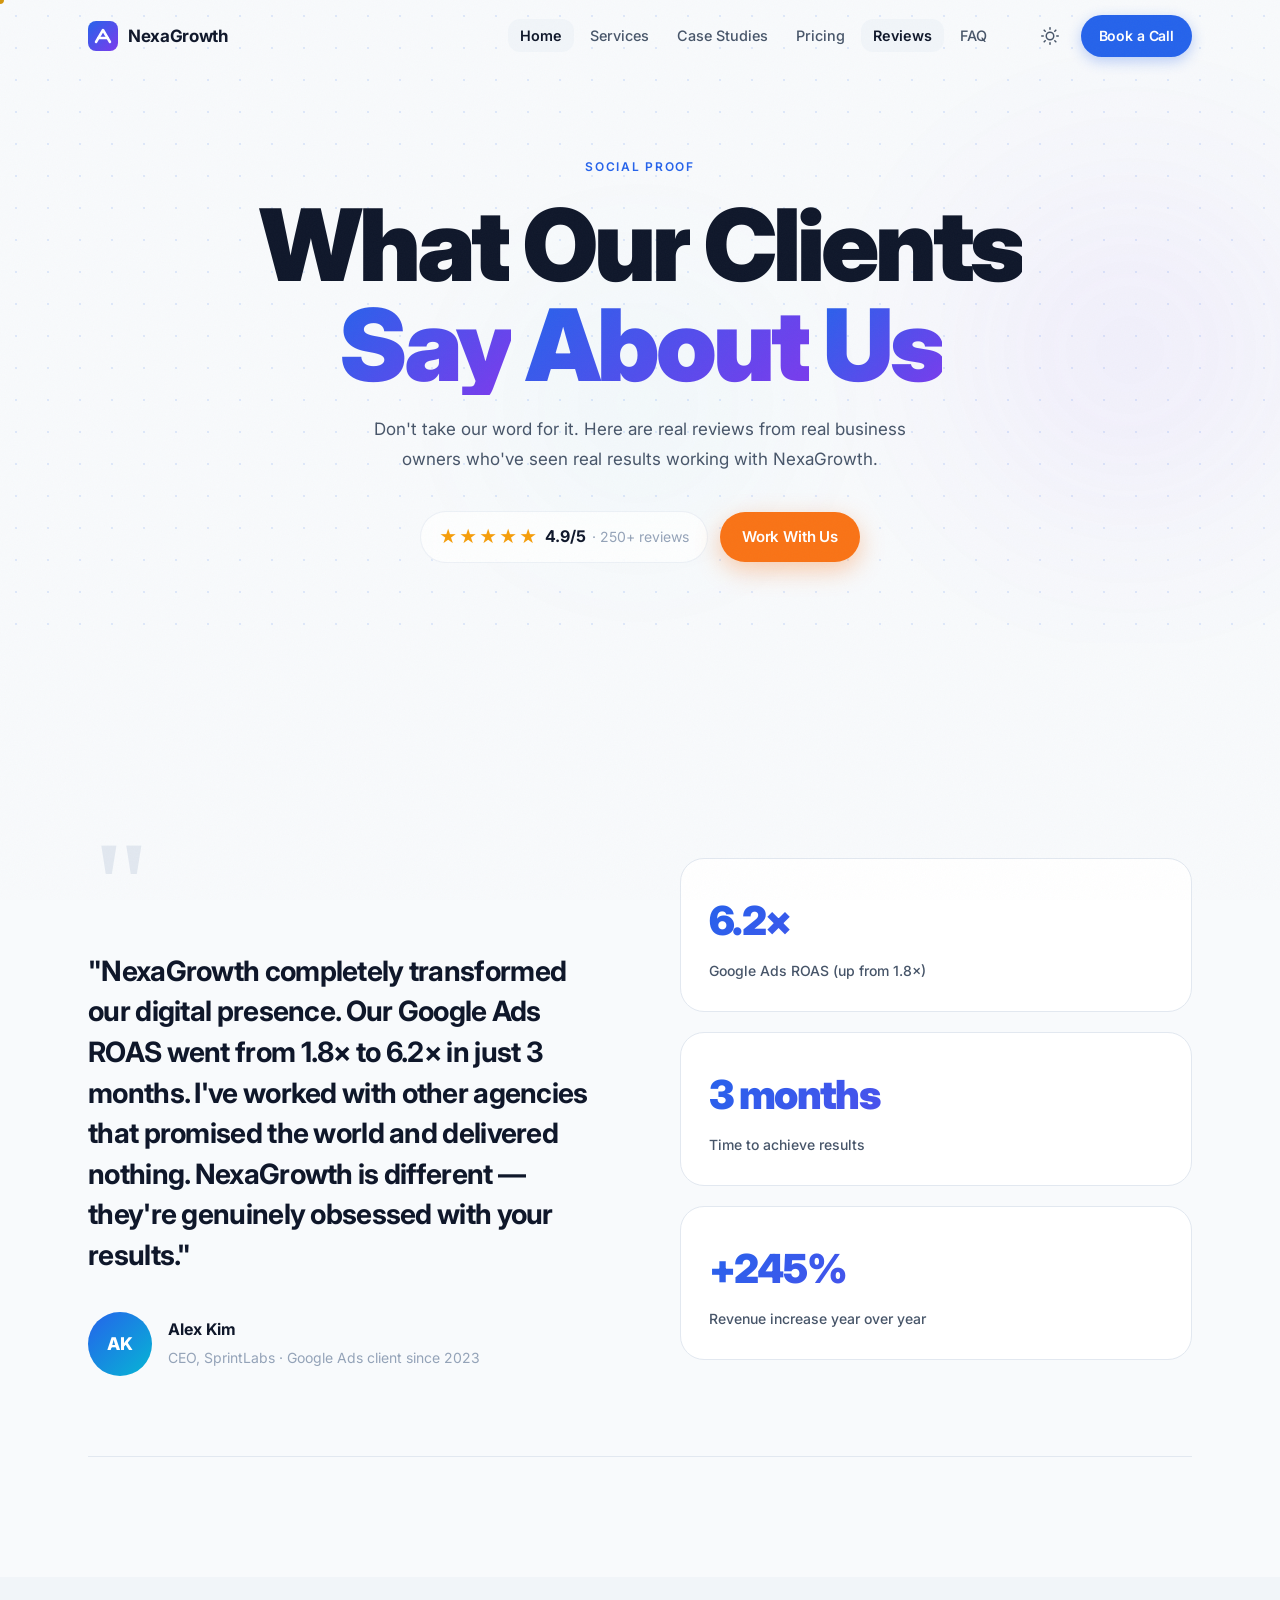
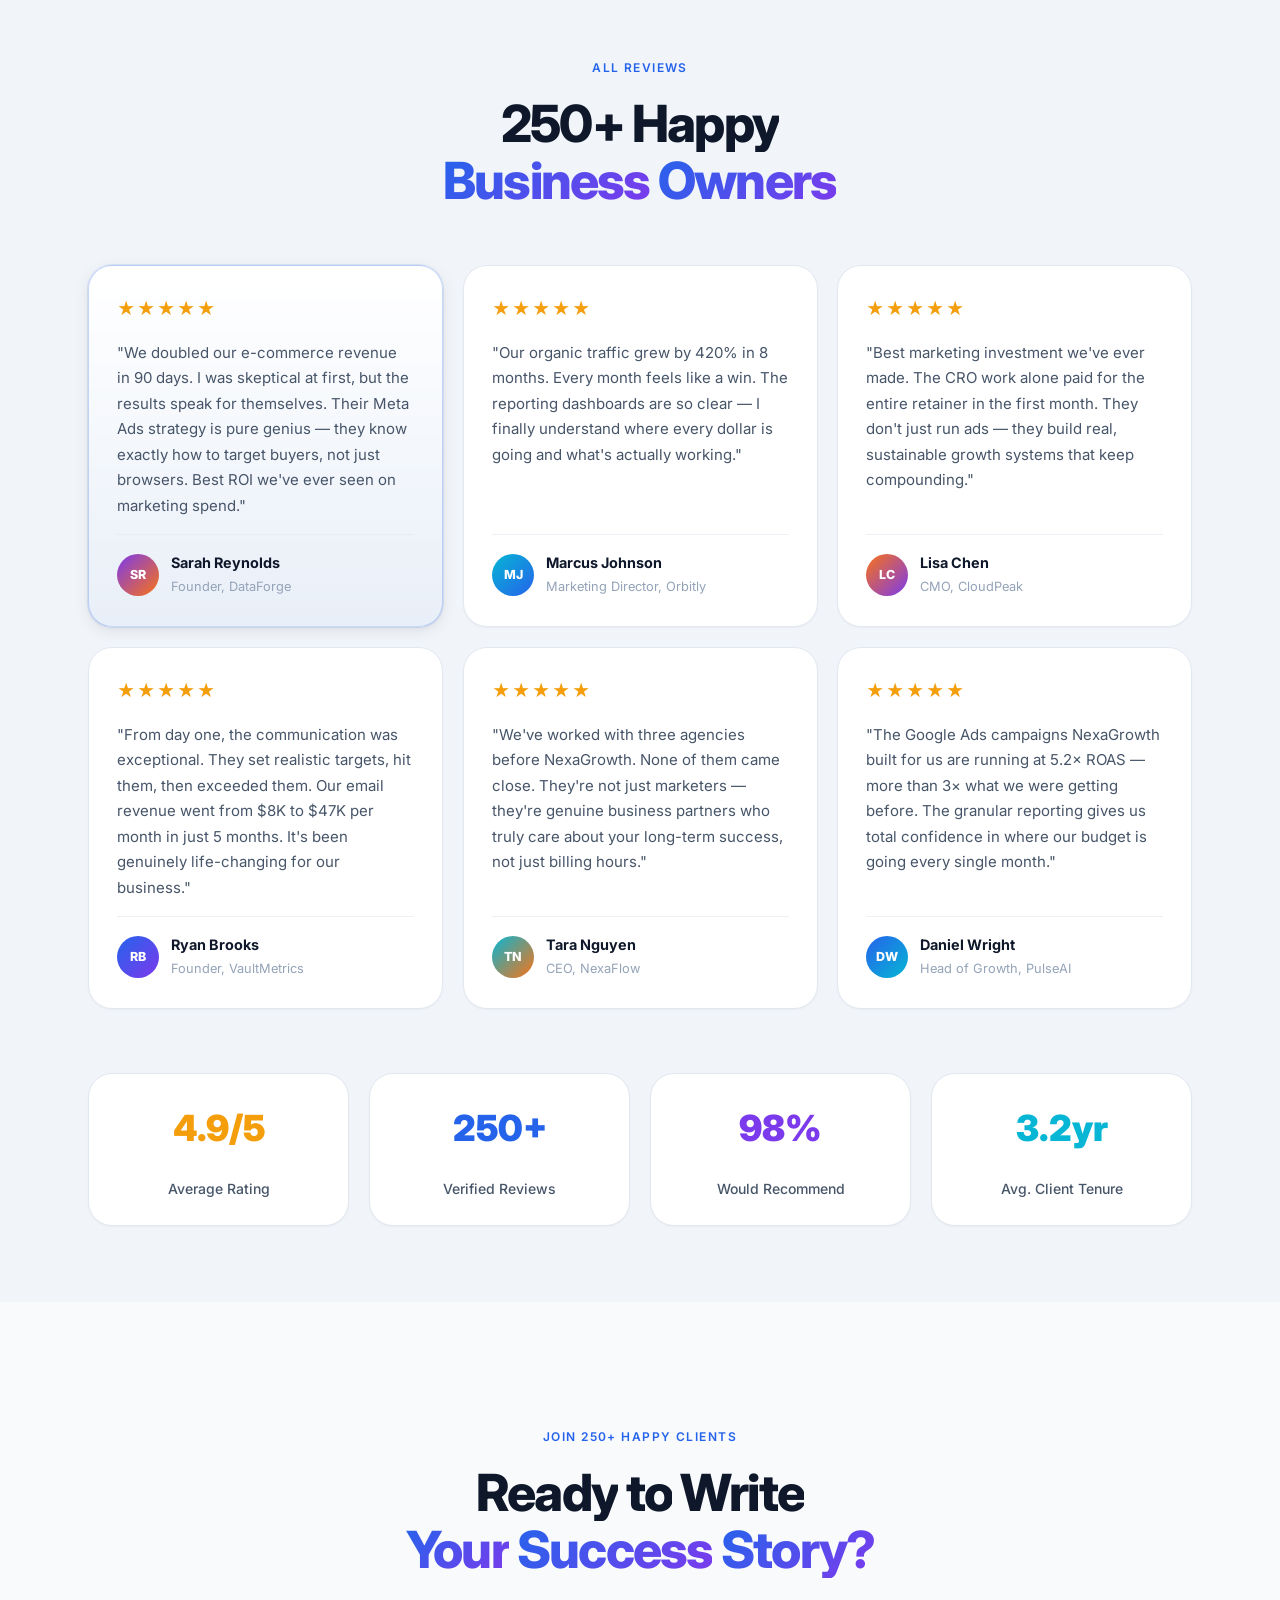
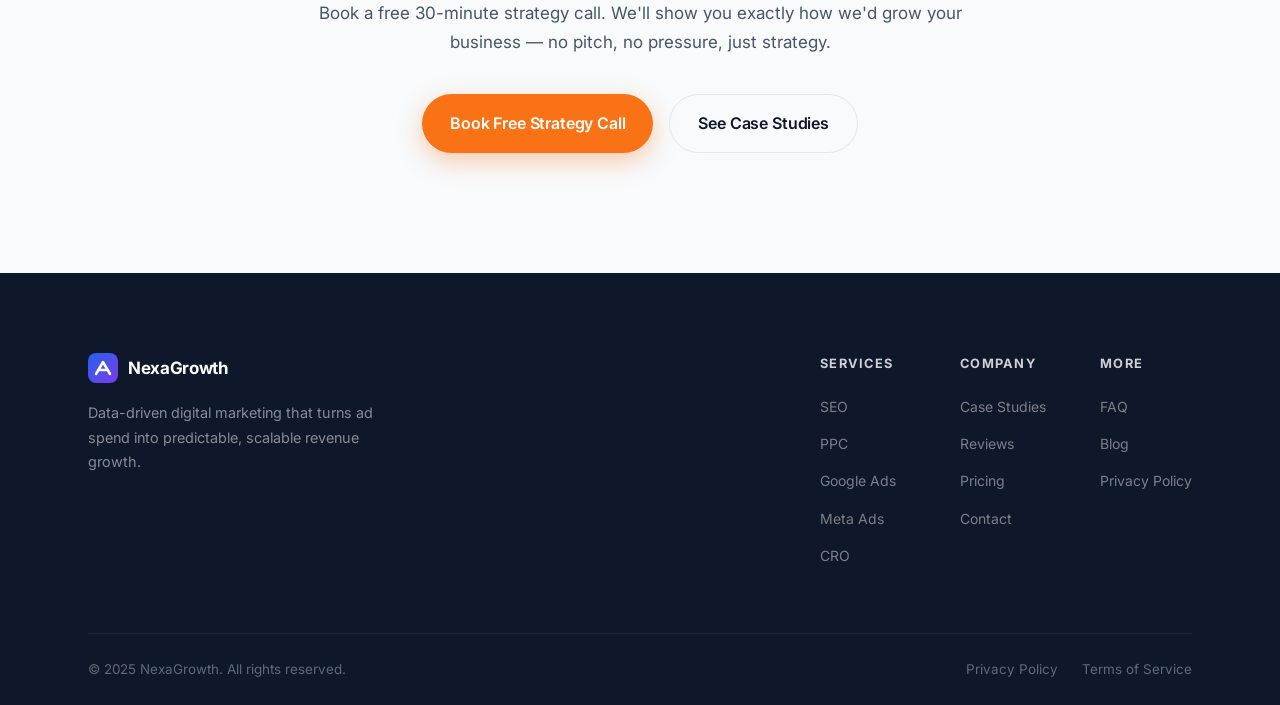
<file: testimonials.html>
<!DOCTYPE html>
<html lang="en" data-theme="light">
<head>
    <meta charset="UTF-8">
    <meta name="viewport" content="width=device-width, initial-scale=1.0">
    <meta name="description" content="Read what NexaGrowth clients say — 250+ reviews averaging 4.9/5 stars. Real results from real businesses we've helped scale with data-driven marketing.">
    <meta name="robots" content="index, follow">
    <title>Client Reviews — NexaGrowth Digital Marketing</title>
    <link rel="icon" href="favicon.svg" type="image/svg+xml">
    <link rel="icon" href="favicon.svg" sizes="any">
    <link rel="apple-touch-icon" href="favicon.svg">
    <meta name="theme-color" content="#2563EB">

    <link rel="preconnect" href="https://fonts.googleapis.com">
    <link rel="preconnect" href="https://fonts.gstatic.com" crossorigin>
    <link href="https://fonts.googleapis.com/css2?family=Inter:wght@300;400;500;600;700;800;900&display=swap" rel="stylesheet">
    <link rel="stylesheet" href="styles.css">
</head>
<body>
    <div id="page-overlay"></div>
    <div class="cursor" id="cursor" aria-hidden="true"></div>
    <div class="cursor-follower" id="cursor-follower" aria-hidden="true"></div>
    <div class="progress-bar" id="progress-bar" aria-hidden="true"></div>

    <nav class="navbar" id="navbar" role="navigation" aria-label="Main navigation">
        <div class="nav-container">
            <a href="index.html" class="nav-logo"><div class="logo-mark" aria-hidden="true"><svg width="30" height="30" viewBox="0 0 30 30" fill="none"><rect width="30" height="30" rx="8" fill="url(#lg-tm)"/><path d="M8 21L15 9L22 21" stroke="white" stroke-width="2.5" stroke-linecap="round" stroke-linejoin="round"/><path d="M10.5 17H19.5" stroke="white" stroke-width="2.5" stroke-linecap="round"/><defs><linearGradient id="lg-tm" x1="0" y1="0" x2="30" y2="30" gradientUnits="userSpaceOnUse"><stop stop-color="#2563EB"/><stop offset="1" stop-color="#7C3AED"/></linearGradient></defs></svg></div><span>NexaGrowth</span></a>
            <ul class="nav-links" role="list">
                <li><a href="index.html">Home</a></li>
                <li><a href="services.html">Services</a></li>
                <li><a href="case-studies.html">Case Studies</a></li>
                <li><a href="pricing.html">Pricing</a></li>
                <li><a href="testimonials.html">Reviews</a></li>
                <li><a href="faq.html">FAQ</a></li>
            </ul>
            <div class="nav-actions">
                <button class="theme-toggle" id="theme-toggle" aria-label="Toggle color scheme"><svg class="icon-sun" xmlns="http://www.w3.org/2000/svg" width="18" height="18" viewBox="0 0 24 24" fill="none" stroke="currentColor" stroke-width="2" stroke-linecap="round" stroke-linejoin="round"><circle cx="12" cy="12" r="5"/><line x1="12" y1="1" x2="12" y2="3"/><line x1="12" y1="21" x2="12" y2="23"/><line x1="4.22" y1="4.22" x2="5.64" y2="5.64"/><line x1="18.36" y1="18.36" x2="19.78" y2="19.78"/><line x1="1" y1="12" x2="3" y2="12"/><line x1="21" y1="12" x2="23" y2="12"/><line x1="4.22" y1="19.78" x2="5.64" y2="18.36"/><line x1="18.36" y1="5.64" x2="19.78" y2="4.22"/></svg><svg class="icon-moon" xmlns="http://www.w3.org/2000/svg" width="18" height="18" viewBox="0 0 24 24" fill="none" stroke="currentColor" stroke-width="2" stroke-linecap="round" stroke-linejoin="round"><path d="M21 12.79A9 9 0 1 1 11.21 3 7 7 0 0 0 21 12.79z"/></svg></button>
                <a href="index.html#contact" class="btn btn-nav-cta">Book a Call</a>
            </div>
            <button class="hamburger" id="hamburger" aria-label="Toggle mobile menu" aria-expanded="false"><span></span><span></span><span></span></button>
        </div>
    </nav>
    <div class="mobile-menu" id="mobile-menu" aria-hidden="true"><div class="mobile-menu-inner"><ul role="list"><li><a href="index.html">Home</a></li><li><a href="services.html">Services</a></li><li><a href="case-studies.html">Case Studies</a></li><li><a href="pricing.html">Pricing</a></li><li><a href="testimonials.html">Reviews</a></li><li><a href="faq.html">FAQ</a></li></ul><a href="index.html#contact" class="btn btn-cta btn-mobile-full">Book a Free Strategy Call</a></div></div>

    <main>
        <!-- PAGE HERO -->
        <section class="page-hero" aria-labelledby="tm-h">
            <div class="hero-bg" aria-hidden="true"><div class="blob blob-2" style="opacity:0.18"></div><div class="blob blob-3" style="opacity:0.12"></div><div class="dot-grid"></div></div>
            <div class="container">
                <span class="page-hero-eyebrow reveal">Social Proof</span>
                <h1 class="page-hero-title" id="tm-h" data-split>What Our Clients<br><span class="tg">Say About Us</span></h1>
                <p class="page-hero-desc reveal">Don't take our word for it. Here are real reviews from real business owners who've seen real results working with NexaGrowth.</p>
                <div class="page-hero-ctas reveal">
                    <div style="display:flex; align-items:center; justify-content:center; gap:12px; flex-wrap:wrap;">
                        <div style="display:flex; align-items:center; gap:6px; padding:10px 18px; background:var(--bg-glass); border:1px solid var(--border-2); border-radius:var(--r-full); backdrop-filter:blur(10px);">
                            <span style="color:#F59E0B; font-size:1.1rem; letter-spacing:2px">★★★★★</span>
                            <span style="font-weight:700; color:var(--text)">4.9/5</span>
                            <span style="color:var(--text-3); font-size:0.875rem">· 250+ reviews</span>
                        </div>
                        <a href="index.html#contact" class="btn btn-cta magnetic-btn">Work With Us</a>
                    </div>
                </div>
            </div>
        </section>

        <!-- FEATURED TESTIMONIAL -->
        <section style="padding-block:clamp(80px,10vw,120px); background:var(--bg);" aria-label="Featured testimonial">
            <div class="container">
                <div class="t-featured-hero">
                    <div class="t-fh-inner reveal">
                        <div class="t-fh-quote">
                            <div class="t-fh-qmark" aria-hidden="true">"</div>
                            <p class="t-fh-text">"NexaGrowth completely transformed our digital presence. Our Google Ads ROAS went from 1.8× to 6.2× in just 3 months. I've worked with other agencies that promised the world and delivered nothing. NexaGrowth is different — they're genuinely obsessed with your results."</p>
                            <div class="t-fh-author">
                                <div class="t-fh-av" style="background:linear-gradient(135deg,#2563EB,#06B6D4)">AK</div>
                                <div class="t-fh-av-info">
                                    <strong>Alex Kim</strong>
                                    <span>CEO, SprintLabs · Google Ads client since 2023</span>
                                </div>
                            </div>
                        </div>
                        <div class="t-fh-stats">
                            <div class="t-fh-stat">
                                <div class="t-fh-stat-num">6.2×</div>
                                <div class="t-fh-stat-label">Google Ads ROAS (up from 1.8×)</div>
                            </div>
                            <div class="t-fh-stat">
                                <div class="t-fh-stat-num">3 months</div>
                                <div class="t-fh-stat-label">Time to achieve results</div>
                            </div>
                            <div class="t-fh-stat">
                                <div class="t-fh-stat-num">+245%</div>
                                <div class="t-fh-stat-label">Revenue increase year over year</div>
                            </div>
                        </div>
                    </div>
                </div>
            </div>
        </section>

        <!-- TESTIMONIALS GRID -->
        <section style="padding-block:clamp(40px,6vw,80px); background:var(--bg-alt);" aria-label="Client testimonials">
            <div class="container">
                <div class="section-header reveal" style="margin-bottom:56px">
                    <span class="eyebrow">All Reviews</span>
                    <h2 class="section-title" data-split>250+ Happy<br><span class="tg">Business Owners</span></h2>
                </div>
                <div class="t-grid">
                    <article class="t-card t-featured tilt-card reveal">
                        <div class="tilt-shine"></div>
                        <div class="t-stars" aria-label="5 out of 5 stars">★★★★★</div>
                        <blockquote><p>"We doubled our e-commerce revenue in 90 days. I was skeptical at first, but the results speak for themselves. Their Meta Ads strategy is pure genius — they know exactly how to target buyers, not just browsers. Best ROI we've ever seen on marketing spend."</p></blockquote>
                        <div class="t-author"><div class="t-av" style="background:linear-gradient(135deg,#7C3AED,#F97316)">SR</div><div><strong>Sarah Reynolds</strong><span>Founder, DataForge</span></div></div>
                    </article>
                    <article class="t-card tilt-card reveal">
                        <div class="tilt-shine"></div>
                        <div class="t-stars" aria-label="5 out of 5 stars">★★★★★</div>
                        <blockquote><p>"Our organic traffic grew by 420% in 8 months. Every month feels like a win. The reporting dashboards are so clear — I finally understand where every dollar is going and what's actually working."</p></blockquote>
                        <div class="t-author"><div class="t-av" style="background:linear-gradient(135deg,#06B6D4,#2563EB)">MJ</div><div><strong>Marcus Johnson</strong><span>Marketing Director, Orbitly</span></div></div>
                    </article>
                    <article class="t-card tilt-card reveal">
                        <div class="tilt-shine"></div>
                        <div class="t-stars" aria-label="5 out of 5 stars">★★★★★</div>
                        <blockquote><p>"Best marketing investment we've ever made. The CRO work alone paid for the entire retainer in the first month. They don't just run ads — they build real, sustainable growth systems that keep compounding."</p></blockquote>
                        <div class="t-author"><div class="t-av" style="background:linear-gradient(135deg,#F97316,#7C3AED)">LC</div><div><strong>Lisa Chen</strong><span>CMO, CloudPeak</span></div></div>
                    </article>
                    <article class="t-card tilt-card reveal">
                        <div class="tilt-shine"></div>
                        <div class="t-stars" aria-label="5 out of 5 stars">★★★★★</div>
                        <blockquote><p>"From day one, the communication was exceptional. They set realistic targets, hit them, then exceeded them. Our email revenue went from $8K to $47K per month in just 5 months. It's been genuinely life-changing for our business."</p></blockquote>
                        <div class="t-author"><div class="t-av" style="background:linear-gradient(135deg,#2563EB,#7C3AED)">RB</div><div><strong>Ryan Brooks</strong><span>Founder, VaultMetrics</span></div></div>
                    </article>
                    <article class="t-card tilt-card reveal">
                        <div class="tilt-shine"></div>
                        <div class="t-stars" aria-label="5 out of 5 stars">★★★★★</div>
                        <blockquote><p>"We've worked with three agencies before NexaGrowth. None of them came close. They're not just marketers — they're genuine business partners who truly care about your long-term success, not just billing hours."</p></blockquote>
                        <div class="t-author"><div class="t-av" style="background:linear-gradient(135deg,#06B6D4,#F97316)">TN</div><div><strong>Tara Nguyen</strong><span>CEO, NexaFlow</span></div></div>
                    </article>
                    <article class="t-card tilt-card reveal">
                        <div class="tilt-shine"></div>
                        <div class="t-stars" aria-label="5 out of 5 stars">★★★★★</div>
                        <blockquote><p>"The Google Ads campaigns NexaGrowth built for us are running at 5.2× ROAS — more than 3× what we were getting before. The granular reporting gives us total confidence in where our budget is going every single month."</p></blockquote>
                        <div class="t-author"><div class="t-av" style="background:linear-gradient(135deg,#2563EB,#06B6D4)">DW</div><div><strong>Daniel Wright</strong><span>Head of Growth, PulseAI</span></div></div>
                    </article>
                </div>

                <!-- Trust stats bar -->
                <div style="display:grid; grid-template-columns:repeat(4,1fr); gap:20px; margin-top:64px;" class="reveal">
                    <div class="metric-card" style="text-align:center; padding:24px">
                        <div style="font-size:2.25rem; font-weight:900; color:#F59E0B; margin-bottom:6px">4.9/5</div>
                        <div style="font-size:0.875rem; color:var(--text-2); font-weight:500">Average Rating</div>
                    </div>
                    <div class="metric-card" style="text-align:center; padding:24px">
                        <div style="font-size:2.25rem; font-weight:900; color:var(--primary); margin-bottom:6px">250+</div>
                        <div style="font-size:0.875rem; color:var(--text-2); font-weight:500">Verified Reviews</div>
                    </div>
                    <div class="metric-card" style="text-align:center; padding:24px">
                        <div style="font-size:2.25rem; font-weight:900; color:var(--accent); margin-bottom:6px">98%</div>
                        <div style="font-size:0.875rem; color:var(--text-2); font-weight:500">Would Recommend</div>
                    </div>
                    <div class="metric-card" style="text-align:center; padding:24px">
                        <div style="font-size:2.25rem; font-weight:900; color:var(--secondary); margin-bottom:6px">3.2yr</div>
                        <div style="font-size:0.875rem; color:var(--text-2); font-weight:500">Avg. Client Tenure</div>
                    </div>
                </div>
            </div>
        </section>

        <!-- CTA -->
        <section style="padding-block:clamp(80px,10vw,120px); background:var(--bg); text-align:center;" aria-label="Call to action">
            <div class="container">
                <div class="section-header reveal" style="margin-bottom:36px">
                    <span class="eyebrow">Join 250+ Happy Clients</span>
                    <h2 class="section-title" data-split>Ready to Write<br><span class="tg">Your Success Story?</span></h2>
                    <p class="section-desc">Book a free 30-minute strategy call. We'll show you exactly how we'd grow your business — no pitch, no pressure, just strategy.</p>
                </div>
                <div style="display:flex; justify-content:center; gap:16px; flex-wrap:wrap;" class="reveal">
                    <a href="index.html#contact" class="btn btn-cta btn-lg magnetic-btn">Book Free Strategy Call</a>
                    <a href="case-studies.html" class="btn btn-ghost btn-lg">See Case Studies</a>
                </div>
            </div>
        </section>
    </main>

    <footer class="footer" role="contentinfo"><div class="container"><div class="footer-top"><div class="footer-brand"><a href="index.html" class="nav-logo"><div class="logo-mark" aria-hidden="true"><svg width="30" height="30" viewBox="0 0 30 30" fill="none"><rect width="30" height="30" rx="8" fill="url(#lg-f5)"/><path d="M8 21L15 9L22 21" stroke="white" stroke-width="2.5" stroke-linecap="round" stroke-linejoin="round"/><path d="M10.5 17H19.5" stroke="white" stroke-width="2.5" stroke-linecap="round"/><defs><linearGradient id="lg-f5" x1="0" y1="0" x2="30" y2="30" gradientUnits="userSpaceOnUse"><stop stop-color="#2563EB"/><stop offset="1" stop-color="#7C3AED"/></linearGradient></defs></svg></div><span>NexaGrowth</span></a><p>Data-driven digital marketing that turns ad spend into predictable, scalable revenue growth.</p></div><nav class="footer-nav" aria-label="Footer links"><div class="footer-col"><h4>Services</h4><ul role="list"><li><a href="services.html">SEO</a></li><li><a href="services.html">PPC</a></li><li><a href="services.html">Google Ads</a></li><li><a href="services.html">Meta Ads</a></li><li><a href="services.html">CRO</a></li></ul></div><div class="footer-col"><h4>Company</h4><ul role="list"><li><a href="case-studies.html">Case Studies</a></li><li><a href="testimonials.html">Reviews</a></li><li><a href="pricing.html">Pricing</a></li><li><a href="index.html#contact">Contact</a></li></ul></div><div class="footer-col"><h4>More</h4><ul role="list"><li><a href="faq.html">FAQ</a></li><li><a href="#">Blog</a></li><li><a href="#">Privacy Policy</a></li></ul></div></nav></div><div class="footer-bottom"><p>© 2025 NexaGrowth. All rights reserved.</p><div class="footer-legal"><a href="#">Privacy Policy</a><a href="#">Terms of Service</a></div></div></div></footer>
    <script src="script.js"></script>
</body>
</html>
</file>
<file: styles.css>
/* ============================================================
   NEXAGROWTH — PREMIUM DIGITAL MARKETING LANDING PAGE
   CSS by NexaGrowth · Apple × Linear × Stripe Inspired
   ============================================================ */

/* ==========================================
   1. CSS CUSTOM PROPERTIES
========================================== */
:root {
    --primary:          #2563EB;
    --primary-light:    #3B82F6;
    --primary-dark:     #1D4ED8;
    --secondary:        #06B6D4;
    --accent:           #7C3AED;
    --cta:              #F97316;
    --cta-hover:        #EA6C00;

    --bg:               #F8FAFC;
    --bg-alt:           #F1F5F9;
    --bg-card:          #FFFFFF;
    --bg-glass:         rgba(255,255,255,0.72);
    --bg-glass-border:  rgba(255,255,255,0.9);
    --bg-footer:        #0F172A;

    --text:             #0F172A;
    --text-2:           #475569;
    --text-3:           #94A3B8;

    --border:           #E2E8F0;
    --border-2:         rgba(226,232,240,0.6);

    --shadow-xs:        0 1px 2px rgba(0,0,0,0.04);
    --shadow-sm:        0 2px 8px rgba(0,0,0,0.06);
    --shadow-md:        0 4px 16px rgba(0,0,0,0.08), 0 2px 6px rgba(0,0,0,0.04);
    --shadow-lg:        0 12px 32px rgba(0,0,0,0.10), 0 4px 10px rgba(0,0,0,0.06);
    --shadow-xl:        0 24px 48px rgba(0,0,0,0.12), 0 8px 16px rgba(0,0,0,0.06);
    --shadow-glow:      0 0 40px rgba(37,99,235,0.18);
    --shadow-cta:       0 8px 24px rgba(249,115,22,0.35);

    --r-sm:     8px;
    --r-md:     12px;
    --r-lg:     16px;
    --r-xl:     24px;
    --r-2xl:    32px;
    --r-full:   9999px;

    --ease:         cubic-bezier(0.4, 0, 0.2, 1);
    --ease-spring:  cubic-bezier(0.34, 1.56, 0.64, 1);
    --dur:          0.3s;
    --dur-fast:     0.15s;
    --dur-slow:     0.6s;

    --nav-h:    72px;
    --max-w:    1200px;
}

[data-theme="dark"] {
    --bg:               #060B18;
    --bg-alt:           #0A0F1E;
    --bg-card:          #0F172A;
    --bg-glass:         rgba(15,23,42,0.75);
    --bg-glass-border:  rgba(255,255,255,0.07);
    --bg-footer:        #020509;

    --text:             #F1F5F9;
    --text-2:           #94A3B8;
    --text-3:           #475569;

    --border:           #1E293B;
    --border-2:         rgba(30,41,59,0.8);

    --shadow-xs:        0 1px 2px rgba(0,0,0,0.3);
    --shadow-sm:        0 2px 8px rgba(0,0,0,0.4);
    --shadow-md:        0 4px 16px rgba(0,0,0,0.5), 0 2px 6px rgba(0,0,0,0.3);
    --shadow-lg:        0 12px 32px rgba(0,0,0,0.5), 0 4px 10px rgba(0,0,0,0.3);
    --shadow-xl:        0 24px 48px rgba(0,0,0,0.6), 0 8px 16px rgba(0,0,0,0.4);
    --shadow-glow:      0 0 40px rgba(37,99,235,0.3);
}

/* ==========================================
   2. RESET & BASE
========================================== */
*, *::before, *::after {
    box-sizing: border-box;
    margin: 0;
    padding: 0;
}

html {
    scroll-behavior: smooth;
    font-size: 16px;
    -webkit-text-size-adjust: 100%;
}

body {
    font-family: 'Inter', system-ui, -apple-system, BlinkMacSystemFont, 'Segoe UI', sans-serif;
    font-size: 1rem;
    line-height: 1.7;
    color: var(--text);
    background-color: var(--bg);
    overflow-x: hidden;
    transition: background-color var(--dur) var(--ease), color var(--dur) var(--ease);
    -webkit-font-smoothing: antialiased;
    -moz-osx-font-smoothing: grayscale;
}

img, svg, canvas { display: block; max-width: 100%; }
a { color: inherit; text-decoration: none; }
button { font: inherit; cursor: pointer; border: none; background: none; }
ul, ol { list-style: none; }
strong { font-weight: 700; }
blockquote { font-style: normal; }

/* ==========================================
   3. UTILITY
========================================== */
.container {
    width: 100%;
    max-width: var(--max-w);
    margin-inline: auto;
    padding-inline: clamp(20px, 4vw, 48px);
}

.tg {
    background: linear-gradient(135deg, var(--primary), var(--accent));
    -webkit-background-clip: text;
    -webkit-text-fill-color: transparent;
    background-clip: text;
}

[data-theme="dark"] .tg {
    background: linear-gradient(135deg, #60A5FA, #A78BFA);
    -webkit-background-clip: text;
    background-clip: text;
}

/* ==========================================
   4. BUTTONS
========================================== */
.btn {
    display: inline-flex;
    align-items: center;
    gap: 8px;
    padding: 12px 22px;
    border-radius: var(--r-full);
    font-weight: 600;
    font-size: 0.9375rem;
    letter-spacing: -0.01em;
    transition: all var(--dur) var(--ease);
    white-space: nowrap;
    cursor: pointer;
    position: relative;
    overflow: hidden;
}

.btn::after {
    content: '';
    position: absolute;
    inset: 0;
    background: rgba(255,255,255,0);
    transition: background var(--dur-fast) var(--ease);
    border-radius: inherit;
}

.btn:hover::after { background: rgba(255,255,255,0.1); }

.btn-cta {
    background: var(--cta);
    color: #FFFFFF;
    box-shadow: var(--shadow-cta);
}
.btn-cta:hover {
    background: var(--cta-hover);
    transform: translateY(-2px);
    box-shadow: 0 12px 32px rgba(249,115,22,0.4);
}
.btn-cta:active { transform: translateY(0); }

.btn-ghost {
    background: transparent;
    color: var(--text);
    border: 1.5px solid var(--border);
}
.btn-ghost:hover {
    background: var(--bg-card);
    border-color: var(--primary);
    color: var(--primary);
    transform: translateY(-2px);
    box-shadow: var(--shadow-sm);
}

.btn-outline {
    background: transparent;
    color: var(--text);
    border: 1.5px solid var(--border);
}
.btn-outline:hover {
    border-color: var(--primary);
    color: var(--primary);
    transform: translateY(-2px);
    box-shadow: var(--shadow-sm);
}

.btn-nav-cta {
    background: var(--primary);
    color: #FFFFFF;
    padding: 9px 18px;
    font-size: 0.875rem;
    box-shadow: 0 4px 14px rgba(37,99,235,0.3);
}
.btn-nav-cta:hover {
    background: var(--primary-dark);
    transform: translateY(-1px);
    box-shadow: 0 6px 20px rgba(37,99,235,0.4);
}

.btn-lg { padding: 15px 28px; font-size: 1rem; }
.btn-sm { padding: 9px 18px; font-size: 0.875rem; }
.btn-full-w { width: 100%; justify-content: center; }
.btn-mobile-full { width: 100%; justify-content: center; margin-top: 12px; }

/* ==========================================
   5. PROGRESS BAR
========================================== */
.progress-bar {
    position: fixed;
    top: 0;
    left: 0;
    height: 3px;
    width: 0%;
    background: linear-gradient(90deg, var(--primary), var(--accent));
    z-index: 9999;
    transition: width 0.1s linear;
    border-radius: 0 2px 2px 0;
}

/* ==========================================
   6. CUSTOM CURSOR
========================================== */
.cursor, .cursor-follower {
    position: fixed;
    border-radius: 50%;
    pointer-events: none;
    z-index: 9998;
    transition-property: transform, opacity;
    transition-timing-function: var(--ease);
    mix-blend-mode: difference;
}

.cursor {
    width: 8px;
    height: 8px;
    background: var(--primary);
    transform: translate(-50%, -50%);
    transition-duration: 0.05s;
}

.cursor-follower {
    width: 32px;
    height: 32px;
    border: 1.5px solid var(--primary);
    transform: translate(-50%, -50%);
    opacity: 0.5;
    transition-duration: 0.15s;
}

.cursor-grow .cursor { transform: translate(-50%, -50%) scale(3); opacity: 0.4; }
.cursor-grow .cursor-follower { transform: translate(-50%, -50%) scale(1.5); opacity: 0.2; }

@media (pointer: coarse) {
    .cursor, .cursor-follower { display: none; }
}

/* ==========================================
   7. NAVBAR
========================================== */
.navbar {
    position: fixed;
    top: 0;
    left: 0;
    right: 0;
    z-index: 1000;
    height: var(--nav-h);
    transition: all var(--dur) var(--ease);
}

.navbar.scrolled {
    background: var(--bg-glass);
    backdrop-filter: blur(20px);
    -webkit-backdrop-filter: blur(20px);
    border-bottom: 1px solid var(--border-2);
    box-shadow: var(--shadow-sm);
}

.nav-container {
    max-width: var(--max-w);
    margin-inline: auto;
    padding-inline: clamp(20px, 4vw, 48px);
    height: 100%;
    display: flex;
    align-items: center;
    gap: 32px;
}

.nav-logo {
    display: flex;
    align-items: center;
    gap: 10px;
    font-weight: 700;
    font-size: 1.0625rem;
    letter-spacing: -0.02em;
    color: var(--text);
    transition: opacity var(--dur-fast) var(--ease);
    flex-shrink: 0;
}
.nav-logo:hover { opacity: 0.8; }

.logo-mark { flex-shrink: 0; line-height: 0; }

.nav-links {
    display: flex;
    align-items: center;
    gap: 4px;
    margin-left: auto;
}

.nav-links a {
    padding: 8px 12px;
    font-size: 0.9rem;
    font-weight: 500;
    color: var(--text-2);
    border-radius: var(--r-md);
    transition: all var(--dur-fast) var(--ease);
}
.nav-links a:hover {
    color: var(--text);
    background: var(--bg-alt);
}

.nav-actions {
    display: flex;
    align-items: center;
    gap: 12px;
}

.theme-toggle {
    width: 38px;
    height: 38px;
    border-radius: var(--r-md);
    display: flex;
    align-items: center;
    justify-content: center;
    color: var(--text-2);
    background: transparent;
    transition: all var(--dur-fast) var(--ease);
    position: relative;
}
.theme-toggle:hover {
    background: var(--bg-alt);
    color: var(--text);
}

[data-theme="light"] .icon-moon { display: none; }
[data-theme="dark"]  .icon-sun  { display: none; }

.hamburger {
    display: none;
    flex-direction: column;
    gap: 5px;
    padding: 8px;
    border-radius: var(--r-sm);
}
.hamburger span {
    display: block;
    width: 22px;
    height: 2px;
    background: var(--text);
    border-radius: 2px;
    transition: all var(--dur) var(--ease);
}
.hamburger.active span:nth-child(1) { transform: translateY(7px) rotate(45deg); }
.hamburger.active span:nth-child(2) { opacity: 0; transform: scaleX(0); }
.hamburger.active span:nth-child(3) { transform: translateY(-7px) rotate(-45deg); }

/* ==========================================
   8. MOBILE MENU
========================================== */
.mobile-menu {
    position: fixed;
    inset: 0;
    top: var(--nav-h);
    background: var(--bg);
    z-index: 999;
    transform: translateX(100%);
    transition: transform var(--dur-slow) var(--ease);
    overflow-y: auto;
}
.mobile-menu.open { transform: translateX(0); }

.mobile-menu-inner {
    padding: 32px 24px;
    display: flex;
    flex-direction: column;
}

.mobile-menu ul { display: flex; flex-direction: column; gap: 4px; }
.mobile-menu a {
    display: block;
    padding: 14px 16px;
    font-size: 1.1rem;
    font-weight: 500;
    color: var(--text);
    border-radius: var(--r-md);
    transition: background var(--dur-fast) var(--ease);
}
.mobile-menu a:hover { background: var(--bg-alt); }

/* ==========================================
   9. SECTION SHARED STYLES
========================================== */
.section-header {
    text-align: center;
    max-width: 680px;
    margin-inline: auto;
    margin-bottom: 72px;
}

.eyebrow {
    display: inline-block;
    font-size: 0.75rem;
    font-weight: 600;
    letter-spacing: 0.12em;
    text-transform: uppercase;
    color: var(--primary);
    margin-bottom: 16px;
}

[data-theme="dark"] .eyebrow { color: #60A5FA; }

.section-title {
    font-size: clamp(32px, 4vw, 52px);
    font-weight: 800;
    letter-spacing: -0.035em;
    line-height: 1.12;
    color: var(--text);
    margin-bottom: 20px;
}

.section-desc {
    font-size: 1.0625rem;
    color: var(--text-2);
    line-height: 1.75;
}

/* Reveal animations */
.reveal {
    opacity: 0;
    transform: translateY(28px);
    transition: opacity 0.7s var(--ease), transform 0.7s var(--ease);
}
.reveal.in-view {
    opacity: 1;
    transform: translateY(0);
}

/* ==========================================
   10. HERO SECTION
========================================== */
.s-hero {
    position: relative;
    min-height: 100vh;
    display: flex;
    align-items: flex-start;
    padding-top: var(--nav-h);
    overflow: hidden;
}

.hero-bg {
    position: absolute;
    inset: 0;
    z-index: 0;
    pointer-events: none;
}

.blob {
    position: absolute;
    border-radius: 50%;
    filter: blur(90px);
    opacity: 0.45;
    animation: blob-drift 12s ease-in-out infinite;
}

.blob-1 {
    width: 700px;
    height: 700px;
    background: radial-gradient(circle, rgba(37,99,235,0.6), transparent 70%);
    top: -200px;
    left: -200px;
    animation-delay: 0s;
}
.blob-2 {
    width: 500px;
    height: 500px;
    background: radial-gradient(circle, rgba(124,58,237,0.5), transparent 70%);
    top: 100px;
    right: -100px;
    animation-delay: -4s;
}
.blob-3 {
    width: 380px;
    height: 380px;
    background: radial-gradient(circle, rgba(6,182,212,0.4), transparent 70%);
    bottom: 50px;
    left: 35%;
    animation-delay: -8s;
}
.blob-4 {
    width: 600px;
    height: 600px;
    background: radial-gradient(circle, rgba(37,99,235,0.4), rgba(124,58,237,0.3), transparent 70%);
    top: -150px;
    left: 50%;
    transform: translateX(-50%);
    animation-delay: -2s;
}

@keyframes blob-drift {
    0%, 100% { transform: translate(0, 0) scale(1); }
    33%       { transform: translate(30px, -30px) scale(1.05); }
    66%       { transform: translate(-20px, 20px) scale(0.97); }
}

.dot-grid {
    position: absolute;
    inset: 0;
    background-image: radial-gradient(circle, rgba(37,99,235,0.12) 1px, transparent 1px);
    background-size: 32px 32px;
}

[data-theme="dark"] .dot-grid {
    background-image: radial-gradient(circle, rgba(96,165,250,0.1) 1px, transparent 1px);
}

.hero-grid {
    display: grid;
    grid-template-columns: 1fr 1fr;
    gap: 64px;
    align-items: start;
    padding-block: 48px 60px;
    position: relative;
    z-index: 1;
}

.hero-content {
    display: flex;
    flex-direction: column;
    gap: 20px;
}

/* Hero Badge */
.hero-badge {
    display: inline-flex;
    align-items: center;
    gap: 9px;
    padding: 8px 16px;
    background: var(--bg-glass);
    border: 1px solid var(--border-2);
    border-radius: var(--r-full);
    font-size: 0.84rem;
    font-weight: 500;
    color: var(--text-2);
    backdrop-filter: blur(10px);
    width: fit-content;
    box-shadow: var(--shadow-sm);
}

.badge-pulse {
    width: 8px;
    height: 8px;
    border-radius: 50%;
    background: #22C55E;
    animation: pulse-ring 2s ease-in-out infinite;
    flex-shrink: 0;
}

@keyframes pulse-ring {
    0%, 100% { box-shadow: 0 0 0 0 rgba(34,197,94,0.5); }
    50%       { box-shadow: 0 0 0 5px rgba(34,197,94,0); }
}

/* Hero Heading */
.hero-h1 {
    font-size: clamp(44px, 5.5vw, 78px);
    font-weight: 900;
    letter-spacing: -0.04em;
    line-height: 1.06;
    color: var(--text);
}

.hero-sub {
    font-size: 1.125rem;
    color: var(--text-2);
    line-height: 1.75;
    max-width: 540px;
}

.hero-ctas {
    display: flex;
    flex-wrap: wrap;
    gap: 14px;
}

/* Social Proof */
.hero-proof {
    display: flex;
    align-items: center;
    gap: 14px;
}

.proof-avatars {
    display: flex;
}

.pa {
    width: 36px;
    height: 36px;
    border-radius: 50%;
    background: var(--c);
    border: 2px solid var(--bg);
    display: flex;
    align-items: center;
    justify-content: center;
    font-size: 0.65rem;
    font-weight: 700;
    color: white;
    margin-left: -10px;
    transition: transform var(--dur-fast) var(--ease);
}
.pa:first-child { margin-left: 0; }
.proof-avatars:hover .pa { margin-left: -4px; }

.proof-text {
    display: flex;
    flex-direction: column;
    gap: 2px;
    font-size: 0.82rem;
    color: var(--text-2);
}

.proof-stars {
    color: #F59E0B;
    font-size: 0.85rem;
    letter-spacing: 1px;
}

/* Hero Visual */
.hero-visual {
    position: relative;
}

.dashboard-card {
    background: var(--bg-glass);
    backdrop-filter: blur(20px);
    -webkit-backdrop-filter: blur(20px);
    border: 1px solid var(--bg-glass-border);
    border-radius: var(--r-xl);
    padding: 0;
    box-shadow: var(--shadow-xl), var(--shadow-glow);
    overflow: hidden;
    transition: transform var(--dur) var(--ease), box-shadow var(--dur) var(--ease);
}
.dashboard-card:hover {
    transform: translateY(-6px) rotate(-0.5deg);
    box-shadow: var(--shadow-xl), 0 0 60px rgba(37,99,235,0.25);
}

.dash-titlebar {
    display: flex;
    align-items: center;
    gap: 10px;
    padding: 14px 18px;
    border-bottom: 1px solid var(--border-2);
    background: rgba(248,250,252,0.5);
}

[data-theme="dark"] .dash-titlebar {
    background: rgba(15,23,42,0.6);
}

.dash-dots { display: flex; gap: 6px; }
.dd-r { width: 12px; height: 12px; border-radius: 50%; background: #FF5F57; }
.dd-y { width: 12px; height: 12px; border-radius: 50%; background: #FFBD2E; }
.dd-g { width: 12px; height: 12px; border-radius: 50%; background: #28C840; }

.dash-title {
    font-size: 0.8rem;
    font-weight: 600;
    color: var(--text-2);
    flex: 1;
    text-align: center;
}

.dash-live {
    display: flex;
    align-items: center;
    gap: 5px;
    font-size: 0.72rem;
    font-weight: 600;
    color: #22C55E;
}

.live-dot {
    width: 6px;
    height: 6px;
    border-radius: 50%;
    background: #22C55E;
    animation: pulse-ring 2s ease-in-out infinite;
}

.dash-metrics {
    display: flex;
    padding: 18px;
    gap: 4px;
}

.dm {
    flex: 1;
    display: flex;
    flex-direction: column;
    gap: 4px;
    padding: 12px;
    border-radius: var(--r-md);
    background: rgba(248,250,252,0.5);
    border: 1px solid var(--border-2);
    transition: background var(--dur-fast) var(--ease);
}
.dm:hover { background: var(--bg-card); }

[data-theme="dark"] .dm { background: rgba(15,23,42,0.5); }

.dm-label { font-size: 0.72rem; font-weight: 500; color: var(--text-3); text-transform: uppercase; letter-spacing: 0.06em; }
.dm-val   { font-size: 1.1rem; font-weight: 700; letter-spacing: -0.02em; color: var(--text); }
.dm-change { font-size: 0.75rem; font-weight: 600; }
.dm-change.up { color: #22C55E; }

#hero-chart { width: 100%; height: 110px; }

.dash-footer {
    display: flex;
    justify-content: space-between;
    padding: 10px 18px;
    font-size: 0.73rem;
    color: var(--text-3);
    border-top: 1px solid var(--border-2);
}

/* Floating Cards */
.float-card {
    position: absolute;
    display: flex;
    align-items: center;
    gap: 10px;
    padding: 11px 16px;
    background: var(--bg-glass);
    backdrop-filter: blur(16px);
    -webkit-backdrop-filter: blur(16px);
    border: 1px solid var(--bg-glass-border);
    border-radius: var(--r-xl);
    box-shadow: var(--shadow-lg);
    transition: transform var(--dur) var(--ease);
}
.float-card:hover { transform: translateY(-3px) !important; }

.fc-1 {
    top: -20px;
    right: -30px;
    animation: float-y 4s ease-in-out infinite;
}
.fc-2 {
    bottom: -18px;
    left: -28px;
    animation: float-y 4s ease-in-out infinite;
    animation-delay: -2s;
}

@keyframes float-y {
    0%, 100% { transform: translateY(0); }
    50%       { transform: translateY(-8px); }
}

.fc-icon {
    width: 32px;
    height: 32px;
    border-radius: var(--r-md);
    display: flex;
    align-items: center;
    justify-content: center;
    flex-shrink: 0;
}

.fc-data { display: flex; flex-direction: column; gap: 2px; }
.fc-data strong { font-size: 1rem; font-weight: 800; letter-spacing: -0.03em; color: var(--text); }
.fc-data span   { font-size: 0.72rem; color: var(--text-3); font-weight: 500; }

/* Scroll hint */
.scroll-hint {
    position: absolute;
    bottom: 40px;
    left: 50%;
    transform: translateX(-50%);
    display: flex;
    flex-direction: column;
    align-items: center;
    gap: 10px;
    font-size: 0.73rem;
    letter-spacing: 0.08em;
    text-transform: uppercase;
    color: var(--text-3);
    font-weight: 500;
}

.scroll-mouse {
    width: 22px;
    height: 34px;
    border: 2px solid var(--text-3);
    border-radius: 11px;
    display: flex;
    justify-content: center;
    padding-top: 6px;
}

.scroll-wheel {
    width: 3px;
    height: 7px;
    background: var(--text-3);
    border-radius: 3px;
    animation: scroll-wheel 2s ease-in-out infinite;
}

@keyframes scroll-wheel {
    0%   { opacity: 1; transform: translateY(0); }
    100% { opacity: 0; transform: translateY(10px); }
}

/* ==========================================
   11. TRUSTED / MARQUEE
========================================== */
.s-trusted {
    padding-block: 60px;
    background: var(--bg-alt);
    border-top: 1px solid var(--border-2);
    border-bottom: 1px solid var(--border-2);
    overflow: hidden;
}

.trusted-label {
    text-align: center;
    font-size: 0.8rem;
    font-weight: 600;
    letter-spacing: 0.1em;
    text-transform: uppercase;
    color: var(--text-3);
    margin-bottom: 36px;
}

.marquee-outer {
    overflow: hidden;
    -webkit-mask-image: linear-gradient(to right, transparent 0%, black 12%, black 88%, transparent 100%);
    mask-image: linear-gradient(to right, transparent 0%, black 12%, black 88%, transparent 100%);
}

.marquee-track {
    display: flex;
    align-items: center;
    width: max-content;
    animation: marquee 28s linear infinite;
}

@keyframes marquee {
    0%   { transform: translateX(0); }
    100% { transform: translateX(-50%); }
}

.mq-item { padding-inline: 32px; }

.co-logo {
    display: flex;
    align-items: center;
    gap: 10px;
    font-weight: 700;
    font-size: 1.0625rem;
    letter-spacing: -0.02em;
    color: var(--text-3);
    transition: color var(--dur-fast) var(--ease);
    white-space: nowrap;
}
.co-logo:hover { color: var(--text); }

.co-logo svg {
    width: 26px;
    height: 26px;
    flex-shrink: 0;
    opacity: 0.85;
}

/* ==========================================
   12. METRICS
========================================== */
.s-metrics {
    padding-block: clamp(80px, 10vw, 130px);
    background: var(--bg);
}

.metrics-grid {
    display: grid;
    grid-template-columns: repeat(4, 1fr);
    gap: 24px;
}

.metric-card {
    background: var(--bg-card);
    border: 1px solid var(--border);
    border-radius: var(--r-xl);
    padding: 32px 28px;
    display: flex;
    flex-direction: column;
    gap: 12px;
    transition: all var(--dur) var(--ease);
    box-shadow: var(--shadow-xs);
}
.metric-card:hover {
    transform: translateY(-6px);
    box-shadow: var(--shadow-lg);
    border-color: rgba(37,99,235,0.2);
}

.metric-icon {
    width: 48px;
    height: 48px;
    border-radius: var(--r-lg);
    background: color-mix(in srgb, var(--ic) 15%, transparent);
    display: flex;
    align-items: center;
    justify-content: center;
    color: var(--ic);
    margin-bottom: 4px;
    transition: transform var(--dur) var(--ease-spring);
}
.metric-card:hover .metric-icon { transform: scale(1.1) rotate(-5deg); }

.metric-num {
    font-size: clamp(32px, 3.5vw, 44px);
    font-weight: 900;
    letter-spacing: -0.04em;
    color: var(--text);
    line-height: 1;
}

.metric-name {
    font-size: 1rem;
    font-weight: 700;
    color: var(--text);
    letter-spacing: -0.01em;
}

.metric-desc {
    font-size: 0.875rem;
    color: var(--text-2);
    line-height: 1.6;
    flex: 1;
}

.metric-bar {
    height: 4px;
    background: var(--border);
    border-radius: var(--r-full);
    overflow: hidden;
    margin-top: 4px;
}

.metric-bar-fill {
    height: 100%;
    width: 0;
    background: var(--c);
    border-radius: var(--r-full);
    transition: width 1.5s cubic-bezier(0.4, 0, 0.2, 1);
}

.metric-card.in-view .metric-bar-fill { width: var(--w); }

/* ==========================================
   13. SERVICES
========================================== */
.s-services {
    padding-block: clamp(80px, 10vw, 130px);
    background: var(--bg-alt);
}

.services-grid {
    display: grid;
    grid-template-columns: repeat(3, 1fr);
    gap: 20px;
}

.sc {
    background: var(--bg-card);
    border: 1px solid var(--border);
    border-radius: var(--r-xl);
    padding: 32px;
    display: flex;
    flex-direction: column;
    gap: 12px;
    cursor: pointer;
    transition: all var(--dur) var(--ease);
    box-shadow: var(--shadow-xs);
    position: relative;
    overflow: hidden;
}

.sc::before {
    content: '';
    position: absolute;
    top: 0;
    left: 0;
    right: 0;
    height: 3px;
    background: linear-gradient(90deg, var(--sc), transparent);
    opacity: 0;
    transition: opacity var(--dur) var(--ease);
}

.sc:hover {
    transform: translateY(-6px);
    box-shadow: var(--shadow-lg);
    border-color: color-mix(in srgb, var(--sc) 30%, transparent);
}
.sc:hover::before { opacity: 1; }
.sc:focus-visible { outline: 2px solid var(--primary); outline-offset: 3px; }

.sc-icon-w {
    width: 48px;
    height: 48px;
    background: color-mix(in srgb, var(--sc) 12%, transparent);
    border-radius: var(--r-lg);
    display: flex;
    align-items: center;
    justify-content: center;
    color: var(--sc);
    transition: transform var(--dur) var(--ease-spring);
}
.sc:hover .sc-icon-w { transform: scale(1.1) rotate(-8deg); }

.sc-tag {
    display: inline-flex;
    align-items: center;
    padding: 3px 10px;
    background: color-mix(in srgb, var(--tc) 10%, transparent);
    color: var(--tc);
    border-radius: var(--r-full);
    font-size: 0.72rem;
    font-weight: 700;
    letter-spacing: 0.06em;
    text-transform: uppercase;
    width: fit-content;
}

.sc h3 {
    font-size: 1.0625rem;
    font-weight: 700;
    color: var(--text);
    letter-spacing: -0.02em;
}

.sc p {
    font-size: 0.9rem;
    color: var(--text-2);
    line-height: 1.65;
    flex: 1;
}

.sc-arrow {
    display: flex;
    align-items: center;
    color: var(--sc);
    opacity: 0;
    transform: translateX(-6px);
    transition: all var(--dur) var(--ease);
    margin-top: 4px;
}
.sc:hover .sc-arrow { opacity: 1; transform: translateX(0); }

.sc-wide { grid-column: span 1; }

/* ==========================================
   14. CASE STUDIES
========================================== */
.s-cs {
    padding-block: clamp(80px, 10vw, 130px);
    background: var(--bg);
}

.cs-grid {
    display: grid;
    grid-template-columns: repeat(2, 1fr);
    gap: 28px;
}

.cs-card {
    background: var(--bg-card);
    border: 1px solid var(--border);
    border-radius: var(--r-xl);
    padding: 32px;
    display: flex;
    flex-direction: column;
    gap: 24px;
    box-shadow: var(--shadow-sm);
    transition: all var(--dur) var(--ease);
}
.cs-card:hover {
    transform: translateY(-4px);
    box-shadow: var(--shadow-lg);
}

.cs-header {
    display: flex;
    align-items: center;
    justify-content: space-between;
    flex-wrap: wrap;
    gap: 12px;
}

.cs-company {
    display: flex;
    align-items: center;
    gap: 12px;
}

.cs-avatar {
    width: 44px;
    height: 44px;
    border-radius: var(--r-md);
    display: flex;
    align-items: center;
    justify-content: center;
    font-size: 0.85rem;
    font-weight: 800;
    color: white;
    flex-shrink: 0;
}

.cs-company strong { display: block; font-size: 1rem; font-weight: 700; letter-spacing: -0.01em; }
.cs-company span   { display: block; font-size: 0.82rem; color: var(--text-3); font-weight: 500; }

.cs-tag {
    padding: 5px 12px;
    background: var(--bg-alt);
    border: 1px solid var(--border);
    border-radius: var(--r-full);
    font-size: 0.78rem;
    font-weight: 600;
    color: var(--text-2);
}

.cs-body {
    display: grid;
    grid-template-columns: 1fr auto 1fr;
    gap: 12px;
    align-items: center;
    background: var(--bg-alt);
    border-radius: var(--r-lg);
    padding: 20px;
    border: 1px solid var(--border-2);
}

.cs-col-label {
    font-size: 0.72rem;
    font-weight: 700;
    letter-spacing: 0.08em;
    text-transform: uppercase;
    color: var(--text-3);
    margin-bottom: 10px;
}
.cs-col-label.after { color: #22C55E; }

.cs-row {
    display: flex;
    justify-content: space-between;
    align-items: center;
    font-size: 0.82rem;
    color: var(--text-2);
    padding-block: 4px;
}

.cv {
    font-weight: 700;
    font-size: 0.875rem;
}
.cv.old { color: var(--text-3); text-decoration: line-through; }
.cv.new { color: #22C55E; }

.cs-arrow-div {
    color: var(--text-3);
    padding: 8px;
    background: var(--bg-card);
    border: 1px solid var(--border);
    border-radius: 50%;
    line-height: 0;
}

.cs-chart-area {
    display: flex;
    flex-direction: column;
    gap: 8px;
}

.cs-chart-lbl {
    font-size: 0.75rem;
    font-weight: 600;
    color: var(--text-3);
    letter-spacing: 0.04em;
}

.cs-chart-area canvas { width: 100%; height: 130px; }

.cs-result {
    display: flex;
    align-items: center;
    gap: 14px;
    padding: 16px 20px;
    background: linear-gradient(135deg, rgba(37,99,235,0.08), rgba(124,58,237,0.06));
    border: 1px solid rgba(37,99,235,0.15);
    border-radius: var(--r-lg);
}

.cs-big {
    font-size: clamp(24px, 3vw, 36px);
    font-weight: 900;
    letter-spacing: -0.04em;
    background: linear-gradient(135deg, var(--primary), var(--accent));
    -webkit-background-clip: text;
    -webkit-text-fill-color: transparent;
    background-clip: text;
}

.cs-small { font-size: 0.9rem; font-weight: 600; color: var(--text-2); }

/* ==========================================
   15. TESTIMONIALS
========================================== */
.s-testimonials {
    padding-block: clamp(80px, 10vw, 130px);
    background: var(--bg-alt);
}

.t-grid {
    display: grid;
    grid-template-columns: repeat(3, 1fr);
    gap: 20px;
}

.t-card {
    background: var(--bg-card);
    border: 1px solid var(--border);
    border-radius: var(--r-xl);
    padding: 28px;
    display: flex;
    flex-direction: column;
    gap: 16px;
    transition: all var(--dur) var(--ease);
    box-shadow: var(--shadow-xs);
}
.t-card:hover {
    transform: translateY(-5px);
    box-shadow: var(--shadow-lg);
    border-color: rgba(37,99,235,0.15);
}

.t-featured {
    border-color: rgba(37,99,235,0.25);
    background: linear-gradient(180deg, var(--bg-card) 0%, rgba(37,99,235,0.04) 100%);
    box-shadow: var(--shadow-md), 0 0 0 1px rgba(37,99,235,0.1);
}

.t-stars { color: #F59E0B; font-size: 1.1rem; letter-spacing: 2px; }

.t-card blockquote p {
    font-size: 0.9375rem;
    color: var(--text-2);
    line-height: 1.7;
    flex: 1;
}

.t-author {
    display: flex;
    align-items: center;
    gap: 12px;
    margin-top: auto;
    padding-top: 16px;
    border-top: 1px solid var(--border-2);
}

.t-av {
    width: 42px;
    height: 42px;
    border-radius: 50%;
    display: flex;
    align-items: center;
    justify-content: center;
    font-size: 0.78rem;
    font-weight: 800;
    color: white;
    flex-shrink: 0;
}

.t-author strong { display: block; font-size: 0.9rem; font-weight: 700; color: var(--text); }
.t-author span   { display: block; font-size: 0.8rem; color: var(--text-3); }

/* ==========================================
   16. PRICING
========================================== */
.s-pricing {
    padding-block: clamp(80px, 10vw, 130px);
    background: var(--bg);
}

.billing-toggle {
    display: flex;
    align-items: center;
    justify-content: center;
    gap: 14px;
    margin-bottom: 56px;
}

.btl {
    font-size: 0.9rem;
    font-weight: 600;
    color: var(--text-3);
    transition: color var(--dur-fast) var(--ease);
}
.btl.active { color: var(--text); }

.bswitch {
    width: 48px;
    height: 26px;
    background: var(--border);
    border-radius: var(--r-full);
    position: relative;
    transition: background var(--dur) var(--ease);
    cursor: pointer;
}
.bswitch[aria-checked="true"] { background: var(--primary); }

.bthumb {
    position: absolute;
    width: 20px;
    height: 20px;
    background: white;
    border-radius: 50%;
    top: 3px;
    left: 3px;
    transition: transform var(--dur) var(--ease-spring);
    box-shadow: var(--shadow-sm);
}
.bswitch[aria-checked="true"] .bthumb { transform: translateX(22px); }

.save-pill {
    display: inline-flex;
    padding: 2px 8px;
    background: rgba(34,197,94,0.12);
    color: #16A34A;
    border-radius: var(--r-full);
    font-size: 0.7rem;
    font-weight: 700;
    border: 1px solid rgba(34,197,94,0.2);
}

[data-theme="dark"] .save-pill { color: #4ADE80; background: rgba(74,222,128,0.1); }

.pricing-grid {
    display: grid;
    grid-template-columns: repeat(3, 1fr);
    gap: 20px;
    align-items: start;
}

.pc {
    background: var(--bg-card);
    border: 1px solid var(--border);
    border-radius: var(--r-xl);
    padding: 32px;
    display: flex;
    flex-direction: column;
    gap: 24px;
    transition: all var(--dur) var(--ease);
    box-shadow: var(--shadow-xs);
    position: relative;
}
.pc:hover {
    transform: translateY(-4px);
    box-shadow: var(--shadow-lg);
}

.pc-featured {
    border: 2px solid var(--primary);
    box-shadow: var(--shadow-md), 0 0 0 3px rgba(37,99,235,0.1);
    background: linear-gradient(180deg, var(--bg-card) 0%, rgba(37,99,235,0.04) 100%);
}
.pc-featured:hover { transform: translateY(-6px); }

.pc-badge {
    position: absolute;
    top: -14px;
    left: 50%;
    transform: translateX(-50%);
    padding: 5px 16px;
    background: linear-gradient(135deg, var(--primary), var(--accent));
    color: white;
    border-radius: var(--r-full);
    font-size: 0.75rem;
    font-weight: 700;
    letter-spacing: 0.04em;
    white-space: nowrap;
    box-shadow: 0 4px 12px rgba(37,99,235,0.35);
}

.pc-top h3 {
    font-size: 1.25rem;
    font-weight: 800;
    letter-spacing: -0.02em;
    color: var(--text);
    margin-bottom: 6px;
}

.pc-top p { font-size: 0.875rem; color: var(--text-2); line-height: 1.55; }

.pc-price {
    display: flex;
    align-items: flex-end;
    gap: 3px;
    line-height: 1;
}

.pc-price sup { font-size: 1.25rem; font-weight: 700; color: var(--text); align-self: flex-start; margin-top: 8px; }
.pc-amt       { font-size: clamp(36px, 4vw, 48px); font-weight: 900; letter-spacing: -0.04em; color: var(--text); }
.pc-price sub { font-size: 0.875rem; color: var(--text-3); font-weight: 500; margin-bottom: 6px; }

.pc-feats {
    display: flex;
    flex-direction: column;
    gap: 10px;
    flex: 1;
}

.pc-feats li {
    display: flex;
    align-items: center;
    gap: 10px;
    font-size: 0.9rem;
    color: var(--text-2);
}

.pc-feats .f-yes svg { color: #22C55E; flex-shrink: 0; }
.pc-feats .f-no  svg { color: var(--text-3); flex-shrink: 0; }
.pc-feats .f-no      { color: var(--text-3); }

/* ==========================================
   17. FAQ
========================================== */
.s-faq {
    padding-block: clamp(80px, 10vw, 130px);
    background: var(--bg-alt);
}

.faq-list {
    max-width: 760px;
    margin-inline: auto;
    display: flex;
    flex-direction: column;
    gap: 0;
}

.faq-item {
    border-bottom: 1px solid var(--border);
}
.faq-item:first-child { border-top: 1px solid var(--border); }

.faq-q {
    width: 100%;
    display: flex;
    align-items: center;
    justify-content: space-between;
    gap: 16px;
    padding: 22px 4px;
    font-size: 1rem;
    font-weight: 600;
    color: var(--text);
    text-align: left;
    transition: color var(--dur-fast) var(--ease);
}
.faq-q:hover { color: var(--primary); }
.faq-q[aria-expanded="true"] { color: var(--primary); }

.faq-ico {
    width: 26px;
    height: 26px;
    flex-shrink: 0;
    position: relative;
    border-radius: 50%;
    background: var(--bg-card);
    border: 1px solid var(--border);
    display: flex;
    align-items: center;
    justify-content: center;
    transition: all var(--dur) var(--ease);
}

.faq-q[aria-expanded="true"] .faq-ico {
    background: var(--primary);
    border-color: var(--primary);
    transform: rotate(45deg);
}

.faq-ico span {
    position: absolute;
    width: 10px;
    height: 2px;
    background: var(--text);
    border-radius: 2px;
    transition: background var(--dur-fast) var(--ease);
}
.faq-ico span:nth-child(2) { transform: rotate(90deg); }

.faq-q[aria-expanded="true"] .faq-ico span { background: white; }

.faq-a {
    max-height: 0;
    overflow: hidden;
    transition: max-height 0.4s var(--ease);
}

.faq-a.open { max-height: 300px; }

.faq-a p {
    padding: 0 4px 22px;
    font-size: 0.9375rem;
    color: var(--text-2);
    line-height: 1.75;
}

/* ==========================================
   18. CONTACT SECTION
========================================== */
.s-contact {
    padding-block: clamp(80px, 10vw, 130px);
    background: var(--bg);
    position: relative;
    overflow: hidden;
}

.contact-bg {
    position: absolute;
    inset: 0;
    pointer-events: none;
    overflow: hidden;
}

.contact-card {
    background: var(--bg-card);
    border: 1px solid var(--border);
    border-radius: var(--r-2xl);
    padding: clamp(40px, 5vw, 72px);
    display: grid;
    grid-template-columns: 1.2fr 0.8fr;
    gap: 64px;
    align-items: center;
    box-shadow: var(--shadow-xl);
    position: relative;
    z-index: 1;
    overflow: hidden;
}

.contact-card::before {
    content: '';
    position: absolute;
    top: 0;
    left: 0;
    right: 0;
    height: 4px;
    background: linear-gradient(90deg, var(--primary), var(--secondary), var(--accent));
}

.contact-left {
    display: flex;
    flex-direction: column;
    gap: 20px;
}

.contact-h {
    font-size: clamp(32px, 4vw, 52px);
    font-weight: 900;
    letter-spacing: -0.04em;
    line-height: 1.1;
    color: var(--text);
}

.contact-left > p {
    font-size: 1.0625rem;
    color: var(--text-2);
    line-height: 1.75;
}

.contact-benefits {
    display: flex;
    flex-direction: column;
    gap: 10px;
}

.contact-benefits li {
    display: flex;
    align-items: center;
    gap: 10px;
    font-size: 0.9375rem;
    color: var(--text-2);
    font-weight: 500;
}
.contact-benefits li svg { color: #22C55E; flex-shrink: 0; }

.contact-note {
    font-size: 0.82rem;
    color: var(--text-3);
    margin-top: -4px;
}

.contact-right { display: flex; align-items: center; justify-content: center; }

.cstats {
    display: grid;
    grid-template-columns: 1fr 1fr;
    gap: 16px;
    width: 100%;
}

.cstat {
    background: var(--bg-alt);
    border: 1px solid var(--border);
    border-radius: var(--r-xl);
    padding: 24px 20px;
    text-align: center;
    transition: all var(--dur) var(--ease);
}
.cstat:hover {
    transform: translateY(-3px);
    box-shadow: var(--shadow-md);
    border-color: rgba(37,99,235,0.2);
}

.cstat-v { font-size: 1.5rem; font-weight: 900; letter-spacing: -0.04em; color: var(--text); }
.cstat-l { font-size: 0.78rem; color: var(--text-3); font-weight: 500; margin-top: 4px; }

/* ==========================================
   19. STICKY BAR
========================================== */
.sticky-bar {
    position: fixed;
    bottom: 0;
    left: 0;
    right: 0;
    z-index: 998;
    background: var(--bg-footer);
    border-top: 1px solid rgba(255,255,255,0.08);
    transform: translateY(100%);
    transition: transform 0.4s var(--ease);
    backdrop-filter: blur(20px);
    -webkit-backdrop-filter: blur(20px);
}
.sticky-bar.visible { transform: translateY(0); }

.sticky-inner {
    max-width: var(--max-w);
    margin-inline: auto;
    padding: 14px clamp(20px, 4vw, 48px);
    display: flex;
    align-items: center;
    gap: 20px;
}

.sticky-text {
    flex: 1;
    display: flex;
    align-items: center;
    gap: 10px;
    flex-wrap: wrap;
    font-size: 0.9rem;
    color: rgba(255,255,255,0.85);
}
.sticky-text strong { color: white; font-weight: 700; }
.sticky-text span   { color: rgba(255,255,255,0.65); font-size: 0.85rem; }

.sticky-close {
    width: 32px;
    height: 32px;
    border-radius: var(--r-sm);
    display: flex;
    align-items: center;
    justify-content: center;
    color: rgba(255,255,255,0.5);
    transition: all var(--dur-fast) var(--ease);
    flex-shrink: 0;
}
.sticky-close:hover {
    background: rgba(255,255,255,0.1);
    color: white;
}

/* ==========================================
   20. FOOTER
========================================== */
.footer {
    background: var(--bg-footer);
    color: rgba(255,255,255,0.7);
    padding-top: 80px;
}

.footer-top {
    display: grid;
    grid-template-columns: 1fr auto;
    gap: 64px;
    padding-bottom: 64px;
    border-bottom: 1px solid rgba(255,255,255,0.06);
}

.footer-brand {
    max-width: 320px;
    display: flex;
    flex-direction: column;
    gap: 18px;
}

.footer-brand .nav-logo { color: white; }
.footer-brand .logo-text { color: white; }

.footer-brand p {
    font-size: 0.9rem;
    color: rgba(255,255,255,0.5);
    line-height: 1.7;
}

.footer-socials { display: flex; gap: 8px; }

.social-btn {
    width: 36px;
    height: 36px;
    border-radius: var(--r-md);
    border: 1px solid rgba(255,255,255,0.1);
    display: flex;
    align-items: center;
    justify-content: center;
    color: rgba(255,255,255,0.5);
    transition: all var(--dur-fast) var(--ease);
}
.social-btn:hover {
    background: rgba(255,255,255,0.1);
    color: white;
    border-color: rgba(255,255,255,0.2);
    transform: translateY(-2px);
}

.footer-nav {
    display: grid;
    grid-template-columns: repeat(3, 1fr);
    gap: 48px;
}

.footer-col h4 {
    font-size: 0.8rem;
    font-weight: 700;
    letter-spacing: 0.1em;
    text-transform: uppercase;
    color: rgba(255,255,255,0.8);
    margin-bottom: 18px;
}

.footer-col ul { display: flex; flex-direction: column; gap: 10px; }

.footer-col a {
    font-size: 0.875rem;
    color: rgba(255,255,255,0.45);
    transition: color var(--dur-fast) var(--ease);
}
.footer-col a:hover { color: rgba(255,255,255,0.9); }

.footer-bottom {
    display: flex;
    align-items: center;
    justify-content: space-between;
    flex-wrap: wrap;
    gap: 16px;
    padding-block: 24px;
}

.footer-bottom p { font-size: 0.84rem; color: rgba(255,255,255,0.35); }

.footer-legal { display: flex; gap: 24px; }

.footer-legal a {
    font-size: 0.84rem;
    color: rgba(255,255,255,0.35);
    transition: color var(--dur-fast) var(--ease);
}
.footer-legal a:hover { color: rgba(255,255,255,0.7); }

/* ==========================================
   21. STAGGER DELAYS FOR GRID ITEMS
========================================== */
.metrics-grid .metric-card:nth-child(1) { transition-delay: 0.0s; }
.metrics-grid .metric-card:nth-child(2) { transition-delay: 0.1s; }
.metrics-grid .metric-card:nth-child(3) { transition-delay: 0.2s; }
.metrics-grid .metric-card:nth-child(4) { transition-delay: 0.3s; }

.services-grid .sc:nth-child(1) { transition-delay: 0.0s; }
.services-grid .sc:nth-child(2) { transition-delay: 0.07s; }
.services-grid .sc:nth-child(3) { transition-delay: 0.14s; }
.services-grid .sc:nth-child(4) { transition-delay: 0.21s; }
.services-grid .sc:nth-child(5) { transition-delay: 0.28s; }
.services-grid .sc:nth-child(6) { transition-delay: 0.35s; }
.services-grid .sc:nth-child(7) { transition-delay: 0.42s; }

.t-grid .t-card:nth-child(1) { transition-delay: 0.0s; }
.t-grid .t-card:nth-child(2) { transition-delay: 0.08s; }
.t-grid .t-card:nth-child(3) { transition-delay: 0.16s; }
.t-grid .t-card:nth-child(4) { transition-delay: 0.24s; }
.t-grid .t-card:nth-child(5) { transition-delay: 0.32s; }
.t-grid .t-card:nth-child(6) { transition-delay: 0.40s; }

.pricing-grid .pc:nth-child(1) { transition-delay: 0.0s; }
.pricing-grid .pc:nth-child(2) { transition-delay: 0.1s; }
.pricing-grid .pc:nth-child(3) { transition-delay: 0.2s; }

/* ==========================================
   22. RESPONSIVE
========================================== */
@media (max-width: 1100px) {
    .metrics-grid { grid-template-columns: repeat(2, 1fr); }
    .services-grid { grid-template-columns: repeat(2, 1fr); }
    .sc-wide { grid-column: span 2; }
}

@media (max-width: 960px) {
    .hero-grid { grid-template-columns: 1fr; gap: 36px; padding-block: 36px 48px; }
    .hero-visual { order: -1; max-width: 540px; margin-inline: auto; }
    .fc-1 { top: -14px; right: -10px; }
    .fc-2 { bottom: -14px; left: -10px; }
    .contact-card { grid-template-columns: 1fr; gap: 40px; }
    .contact-right { display: none; }
    .footer-top { grid-template-columns: 1fr; gap: 48px; }
    .footer-brand { max-width: 100%; }
    .footer-nav { grid-template-columns: repeat(3, 1fr); }
}

@media (max-width: 768px) {
    .nav-links, .nav-actions { display: none; }
    .hamburger { display: flex; margin-left: auto; }
    .hero-h1 { font-size: clamp(38px, 8vw, 56px); }
    .hero-sub { font-size: 1rem; }
    .cs-grid { grid-template-columns: 1fr; }
    .t-grid { grid-template-columns: 1fr; }
    .pricing-grid { grid-template-columns: 1fr; }
    .cs-body { grid-template-columns: 1fr; }
    .cs-arrow-div { transform: rotate(90deg); justify-self: center; }
    .footer-nav { grid-template-columns: repeat(2, 1fr); gap: 32px; }
    .scroll-hint { display: none; }
    .sticky-text span { display: none; }
}

@media (max-width: 560px) {
    .metrics-grid { grid-template-columns: 1fr; }
    .services-grid { grid-template-columns: 1fr; }
    .sc-wide { grid-column: span 1; }
    .hero-ctas { flex-direction: column; }
    .hero-ctas .btn { width: 100%; justify-content: center; }
    .footer-nav { grid-template-columns: 1fr 1fr; }
    .cstats { grid-template-columns: 1fr 1fr; }
    .billing-toggle { gap: 10px; }
}

/* ==========================================
   23. REDUCED MOTION
========================================== */
@media (prefers-reduced-motion: reduce) {
    *, *::before, *::after {
        animation-duration: 0.01ms !important;
        animation-iteration-count: 1 !important;
        transition-duration: 0.01ms !important;
    }
    .reveal { opacity: 1; transform: none; }
}

/* ==========================================
   24. PAGE TRANSITION OVERLAY
========================================== */
#page-overlay {
    position: fixed;
    inset: 0;
    z-index: 10000;
    pointer-events: none;
    transform-origin: top center;
    transform: scaleY(1);
    transition: transform 0.7s cubic-bezier(0.77, 0, 0.18, 1);
    background: linear-gradient(135deg, #0F172A 0%, #1a0533 100%);
}
#page-overlay.page-exit {
    transform: scaleY(0);
    transform-origin: bottom center;
}

/* ==========================================
   25. NOISE GRAIN OVERLAY
========================================== */
body::after {
    content: '';
    position: fixed;
    inset: 0;
    z-index: 9996;
    pointer-events: none;
    opacity: 0.03;
    background-image: url("data:image/svg+xml,%3Csvg xmlns='http://www.w3.org/2000/svg' width='300' height='300'%3E%3Cfilter id='n'%3E%3CfeTurbulence type='fractalNoise' baseFrequency='0.75' numOctaves='4' stitchTiles='stitch'/%3E%3C/filter%3E%3Crect width='300' height='300' filter='url(%23n)'/%3E%3C/svg%3E");
    background-repeat: repeat;
}
[data-theme="dark"] body::after { opacity: 0.05; }

/* ==========================================
   26. SPLIT TEXT ANIMATION
========================================== */
.sw-wrap {
    display: inline-block;
    overflow: hidden;
    vertical-align: top;
    line-height: inherit;
    margin-bottom: -0.1em;
}
.sw {
    display: inline-block;
    transform: translateY(115%);
    transition: transform 0.85s cubic-bezier(0.16, 1, 0.3, 1);
    will-change: transform;
}
.sw.visible { transform: translateY(0); }

/* Gradient text inside split-text: apply gradient directly to .sw so background-clip:text works on inline-block */
.tg .sw {
    background: linear-gradient(135deg, var(--primary), var(--accent));
    -webkit-background-clip: text;
    background-clip: text;
    -webkit-text-fill-color: transparent;
}
[data-theme="dark"] .tg .sw {
    background: linear-gradient(135deg, #60A5FA, #A78BFA);
    -webkit-background-clip: text;
    background-clip: text;
    -webkit-text-fill-color: transparent;
}

.hero-h1.split-ready { line-height: 1.06; }
.section-title.split-ready { line-height: 1.12; }
.contact-h.split-ready { line-height: 1.1; }
.page-hero-title.split-ready { line-height: 1.0; }

/* ==========================================
   27. STATS TICKER
========================================== */
.stats-ticker {
    overflow: hidden;
    background: linear-gradient(90deg, var(--primary), var(--accent));
    padding: 14px 0;
    position: relative;
    z-index: 2;
}
.stats-ticker-track {
    display: flex;
    width: max-content;
    animation: ticker 25s linear infinite;
}
.stats-ticker-track:hover { animation-play-state: paused; }
.st-item {
    display: flex;
    align-items: center;
    gap: 14px;
    padding: 0 40px;
    color: rgba(255,255,255,0.95);
    font-weight: 600;
    font-size: 0.875rem;
    white-space: nowrap;
    letter-spacing: 0.01em;
}
.st-dot {
    width: 5px;
    height: 5px;
    border-radius: 50%;
    background: rgba(255,255,255,0.45);
    flex-shrink: 0;
}
.st-val { font-weight: 800; font-size: 1rem; color: #fff; }
@keyframes ticker {
    from { transform: translateX(0); }
    to   { transform: translateX(-50%); }
}

/* ==========================================
   28. INNER PAGE HERO HEADER
========================================== */
.page-hero {
    padding: calc(var(--nav-h) + 80px) 0 80px;
    text-align: center;
    position: relative;
    overflow: hidden;
    background: var(--bg);
}
.page-hero .container { position: relative; z-index: 1; }
.page-hero .blob { opacity: 0.25; }
.page-hero-eyebrow { display: inline-block; font-size: 0.75rem; font-weight: 600; letter-spacing: 0.14em; text-transform: uppercase; color: var(--primary); margin-bottom: 18px; }
[data-theme="dark"] .page-hero-eyebrow { color: #60A5FA; }
.page-hero-title {
    font-size: clamp(52px, 8vw, 100px);
    font-weight: 900;
    letter-spacing: -0.04em;
    line-height: 1.0;
    color: var(--text);
    margin-bottom: 20px;
}
.page-hero-desc { max-width: 580px; margin-inline: auto; font-size: 1.0625rem; color: var(--text-2); line-height: 1.75; }
.page-hero-ctas { display: flex; justify-content: center; gap: 14px; margin-top: 36px; flex-wrap: wrap; }

/* Active nav link */
.nav-links a.active {
    color: var(--text);
    background: var(--bg-alt);
    font-weight: 600;
}

/* ==========================================
   29. BENTO GRID — SERVICES PAGE
========================================== */
.bento-grid {
    display: grid;
    grid-template-columns: repeat(6, 1fr);
    gap: 16px;
}

.bc {
    background: var(--bg-card);
    border: 1px solid var(--border);
    border-radius: var(--r-xl);
    padding: 36px 32px;
    position: relative;
    overflow: hidden;
    transition: all var(--dur) var(--ease);
    cursor: pointer;
    display: flex;
    flex-direction: column;
    gap: 14px;
    min-height: 220px;
    box-shadow: var(--shadow-xs);
}
.bc::before {
    content: '';
    position: absolute;
    inset: 0;
    border-radius: inherit;
    background: linear-gradient(135deg, color-mix(in srgb, var(--sc) 8%, transparent), transparent 60%);
    opacity: 0;
    transition: opacity var(--dur) var(--ease);
}
.bc:hover {
    transform: translateY(-6px);
    box-shadow: var(--shadow-xl);
    border-color: color-mix(in srgb, var(--sc) 35%, transparent);
}
.bc:hover::before { opacity: 1; }

.bc-seo      { grid-column: 1 / 4; }
.bc-ppc      { grid-column: 4 / 6; }
.bc-google   { grid-column: 6 / 7; }
.bc-meta     { grid-column: 1 / 3; }
.bc-email    { grid-column: 3 / 7; }
.bc-cro      { grid-column: 1 / 4; }
.bc-analytics { grid-column: 4 / 7; }

.bc-num {
    position: absolute;
    right: 20px;
    top: 10px;
    font-size: 96px;
    font-weight: 900;
    color: var(--border);
    line-height: 1;
    pointer-events: none;
    user-select: none;
    transition: all 0.5s var(--ease);
    font-variant-numeric: tabular-nums;
}
.bc:hover .bc-num {
    color: color-mix(in srgb, var(--sc) 14%, transparent);
    transform: scale(1.08) rotate(-3deg);
}

.bc-icon-w {
    width: 52px;
    height: 52px;
    background: color-mix(in srgb, var(--sc) 12%, transparent);
    border-radius: var(--r-lg);
    display: flex;
    align-items: center;
    justify-content: center;
    color: var(--sc);
    transition: transform var(--dur) var(--ease-spring);
    flex-shrink: 0;
}
.bc:hover .bc-icon-w { transform: scale(1.12) rotate(-8deg); }

.bc-tag { display: inline-flex; padding: 3px 10px; background: color-mix(in srgb, var(--sc) 10%, transparent); color: var(--sc); border-radius: var(--r-full); font-size: 0.72rem; font-weight: 700; letter-spacing: 0.07em; text-transform: uppercase; width: fit-content; }
.bc h3 { font-size: 1.0625rem; font-weight: 700; letter-spacing: -0.02em; color: var(--text); }
.bc p  { font-size: 0.875rem; color: var(--text-2); line-height: 1.65; flex: 1; }
.bc-stat { font-size: 0.8rem; font-weight: 600; color: var(--sc); padding: 6px 12px; background: color-mix(in srgb, var(--sc) 8%, transparent); border-radius: var(--r-full); width: fit-content; margin-top: auto; }
.bc-arrow { color: var(--sc); opacity: 0; transform: translateX(-8px); transition: all var(--dur) var(--ease); margin-top: 8px; display: flex; }
.bc:hover .bc-arrow { opacity: 1; transform: translateX(0); }

/* ==========================================
   30. PROCESS STEPS — SERVICES PAGE
========================================== */
.process-section {
    padding-block: clamp(80px, 10vw, 120px);
    background: var(--bg-footer);
    position: relative;
    overflow: hidden;
}
.process-section .eyebrow { color: rgba(96,165,250,0.9); }
.process-section .section-title { color: white; }
.process-section .section-desc  { color: rgba(255,255,255,0.55); }

.process-grid {
    display: grid;
    grid-template-columns: repeat(4, 1fr);
    gap: 32px;
    position: relative;
    margin-top: 64px;
}
.process-grid::before {
    content: '';
    position: absolute;
    top: 28px;
    left: calc(100% / 8);
    right: calc(100% / 8);
    height: 2px;
    background: linear-gradient(90deg, rgba(37,99,235,0.6), rgba(124,58,237,0.6));
    z-index: 0;
}
.ps {
    text-align: center;
    position: relative;
    z-index: 1;
}
.ps-num {
    width: 56px;
    height: 56px;
    border-radius: 50%;
    background: linear-gradient(135deg, var(--primary), var(--accent));
    color: white;
    font-size: 1.1rem;
    font-weight: 800;
    display: flex;
    align-items: center;
    justify-content: center;
    margin: 0 auto 20px;
    box-shadow: 0 4px 20px rgba(37,99,235,0.5);
    transition: transform var(--dur) var(--ease-spring);
}
.ps:hover .ps-num { transform: scale(1.15); }
.ps h3 { font-size: 1rem; font-weight: 700; color: white; margin-bottom: 8px; }
.ps p  { font-size: 0.875rem; color: rgba(255,255,255,0.5); line-height: 1.65; }

/* ==========================================
   31. FEATURED TESTIMONIAL
========================================== */
.t-featured-hero {
    padding: 80px 0;
    border-bottom: 1px solid var(--border);
    position: relative;
}
.t-fh-inner {
    display: grid;
    grid-template-columns: 1fr 1fr;
    gap: 80px;
    align-items: center;
}
.t-fh-quote {
    position: relative;
}
.t-fh-qmark {
    font-size: 120px;
    font-weight: 900;
    line-height: 0.7;
    color: var(--border);
    margin-bottom: 24px;
    font-family: Georgia, serif;
}
.t-fh-text {
    font-size: clamp(20px, 2.5vw, 28px);
    font-weight: 700;
    letter-spacing: -0.025em;
    line-height: 1.45;
    color: var(--text);
}
.t-fh-author {
    margin-top: 36px;
    display: flex;
    align-items: center;
    gap: 16px;
}
.t-fh-av {
    width: 64px;
    height: 64px;
    border-radius: 50%;
    display: flex;
    align-items: center;
    justify-content: center;
    font-size: 1.1rem;
    font-weight: 800;
    color: white;
    flex-shrink: 0;
}
.t-fh-av-info strong { display: block; font-size: 1rem; font-weight: 700; }
.t-fh-av-info span   { font-size: 0.875rem; color: var(--text-3); }
.t-fh-stats {
    display: flex;
    flex-direction: column;
    gap: 20px;
}
.t-fh-stat {
    background: var(--bg-card);
    border: 1px solid var(--border);
    border-radius: var(--r-xl);
    padding: 28px;
    transition: all var(--dur) var(--ease);
}
.t-fh-stat:hover { transform: translateX(8px); box-shadow: var(--shadow-md); }
.t-fh-stat-num { font-size: 2.5rem; font-weight: 900; letter-spacing: -0.04em; background: linear-gradient(135deg, var(--primary), var(--accent)); -webkit-background-clip: text; -webkit-text-fill-color: transparent; background-clip: text; }
.t-fh-stat-label { font-size: 0.875rem; color: var(--text-2); font-weight: 500; margin-top: 4px; }

/* ==========================================
   32. PRICING COMPARISON TABLE
========================================== */
.comparison-section {
    padding-block: 80px;
    background: var(--bg-alt);
}
.comparison-table {
    width: 100%;
    border-collapse: collapse;
    background: var(--bg-card);
    border-radius: var(--r-xl);
    overflow: hidden;
    border: 1px solid var(--border);
    box-shadow: var(--shadow-sm);
}
.ct-head th {
    padding: 24px 28px;
    text-align: left;
    font-weight: 700;
    font-size: 0.875rem;
    background: var(--bg-alt);
    border-bottom: 1px solid var(--border);
    color: var(--text);
}
.ct-head th:not(:first-child) { text-align: center; }
.ct-head th.featured-col { background: color-mix(in srgb, var(--primary) 8%, var(--bg-card)); color: var(--primary); }
.ct-row td {
    padding: 16px 28px;
    font-size: 0.9rem;
    border-bottom: 1px solid var(--border-2);
    color: var(--text-2);
}
.ct-row td:not(:first-child) { text-align: center; }
.ct-row td.featured-col { background: color-mix(in srgb, var(--primary) 4%, var(--bg-card)); }
.ct-row:last-child td { border-bottom: none; }
.ct-row:hover td { background: var(--bg-alt); }
.ct-row td.featured-col:hover { background: color-mix(in srgb, var(--primary) 8%, var(--bg-card)); }
.ct-yes { color: #22C55E; font-size: 1.1rem; }
.ct-no  { color: var(--text-3); font-size: 1.1rem; }
.ct-cat td { font-size: 0.75rem; font-weight: 700; letter-spacing: 0.1em; text-transform: uppercase; color: var(--text-3); padding: 20px 28px 10px; background: var(--bg-alt); }

/* ==========================================
   33. DARK MODE NEON / GLOW ENHANCEMENTS
========================================== */
[data-theme="dark"] .metric-card,
[data-theme="dark"] .sc,
[data-theme="dark"] .t-card,
[data-theme="dark"] .pc,
[data-theme="dark"] .cs-card,
[data-theme="dark"] .bc {
    border-color: rgba(255,255,255,0.06);
}

[data-theme="dark"] .metric-card:hover,
[data-theme="dark"] .sc:hover,
[data-theme="dark"] .t-card:hover {
    border-color: rgba(37,99,235,0.35);
    box-shadow: 0 0 30px rgba(37,99,235,0.12), var(--shadow-lg);
}

[data-theme="dark"] .hero-badge {
    background: rgba(15,23,42,0.8);
    border-color: rgba(255,255,255,0.1);
}

[data-theme="dark"] .btn-cta {
    box-shadow: 0 8px 24px rgba(249,115,22,0.4), 0 0 40px rgba(249,115,22,0.15);
}

[data-theme="dark"] .dashboard-card {
    border-color: rgba(255,255,255,0.08);
    box-shadow: var(--shadow-xl), 0 0 60px rgba(37,99,235,0.2);
}

[data-theme="dark"] .float-card {
    border-color: rgba(255,255,255,0.1);
    background: rgba(15,23,42,0.85);
}

/* ==========================================
   34. 3D TILT CARD
========================================== */
.tilt-card {
    transition: box-shadow var(--dur) var(--ease);
    will-change: transform;
}
.tilt-shine {
    position: absolute;
    inset: 0;
    border-radius: inherit;
    pointer-events: none;
    opacity: 0;
    transition: opacity 0.2s ease;
    background: radial-gradient(circle at 50% 50%, rgba(255,255,255,0.12), transparent 65%);
}
.tilt-card:hover .tilt-shine { opacity: 1; }

/* ==========================================
   35. ROTATING GRADIENT BORDER
========================================== */
@property --angle {
    syntax: '<angle>';
    initial-value: 0deg;
    inherits: false;
}

.rotate-border {
    border: 2px solid transparent !important;
    background:
        linear-gradient(var(--bg-card), var(--bg-card)) padding-box,
        conic-gradient(from var(--angle), #2563EB 0%, #7C3AED 33%, #06B6D4 66%, #2563EB 100%) border-box;
    animation: rotate-border-anim 4s linear infinite;
}

@keyframes rotate-border-anim {
    to { --angle: 360deg; }
}

/* ==========================================
   36. MAGNETIC BUTTON
========================================== */
.magnetic-btn {
    transition: transform 0.35s cubic-bezier(0.34, 1.56, 0.64, 1), box-shadow var(--dur) var(--ease) !important;
}

/* ==========================================
   37. PARTICLE CANVAS
========================================== */
#particle-canvas {
    position: absolute;
    inset: 0;
    width: 100%;
    height: 100%;
    pointer-events: none;
    z-index: 0;
    opacity: 0.55;
}
[data-theme="dark"] #particle-canvas { opacity: 0.75; }

/* ==========================================
   38. INNER PAGE OVERRIDES
========================================== */
.page-cs-full { padding-block: clamp(80px, 10vw, 120px); background: var(--bg); }

/* FAQ categories */
.faq-cats {
    display: flex;
    flex-wrap: wrap;
    gap: 8px;
    justify-content: center;
    margin-bottom: 48px;
}
.faq-cat-btn {
    padding: 8px 18px;
    border-radius: var(--r-full);
    border: 1.5px solid var(--border);
    background: transparent;
    color: var(--text-2);
    font-size: 0.875rem;
    font-weight: 600;
    cursor: pointer;
    transition: all var(--dur-fast) var(--ease);
}
.faq-cat-btn:hover,
.faq-cat-btn.active {
    background: var(--primary);
    border-color: var(--primary);
    color: white;
}

/* ==========================================
   39. RESPONSIVE ADDITIONS
========================================== */
@media (max-width: 1100px) {
    .bento-grid {
        grid-template-columns: repeat(4, 1fr);
    }
    .bc-seo      { grid-column: 1 / 3; }
    .bc-ppc      { grid-column: 3 / 5; }
    .bc-google   { grid-column: 1 / 3; }
    .bc-meta     { grid-column: 3 / 5; }
    .bc-email    { grid-column: 1 / 3; }
    .bc-cro      { grid-column: 3 / 5; }
    .bc-analytics { grid-column: 1 / 5; }
    .process-grid { grid-template-columns: repeat(2, 1fr); }
    .process-grid::before { display: none; }
    .t-fh-inner { grid-template-columns: 1fr; gap: 48px; }
}

@media (max-width: 768px) {
    .bento-grid { grid-template-columns: 1fr; }
    .bc-seo, .bc-ppc, .bc-google, .bc-meta, .bc-email, .bc-cro, .bc-analytics { grid-column: 1; }
    .bc-num { font-size: 64px; }
    .process-grid { grid-template-columns: 1fr 1fr; }
    .page-hero-title { font-size: clamp(40px, 10vw, 72px); }
    .comparison-table { font-size: 0.8rem; }
    .comparison-table td, .comparison-table th { padding: 12px 14px; }
}

@media (max-width: 560px) {
    .process-grid { grid-template-columns: 1fr; }
    .stats-ticker { display: none; }
}
</file>
